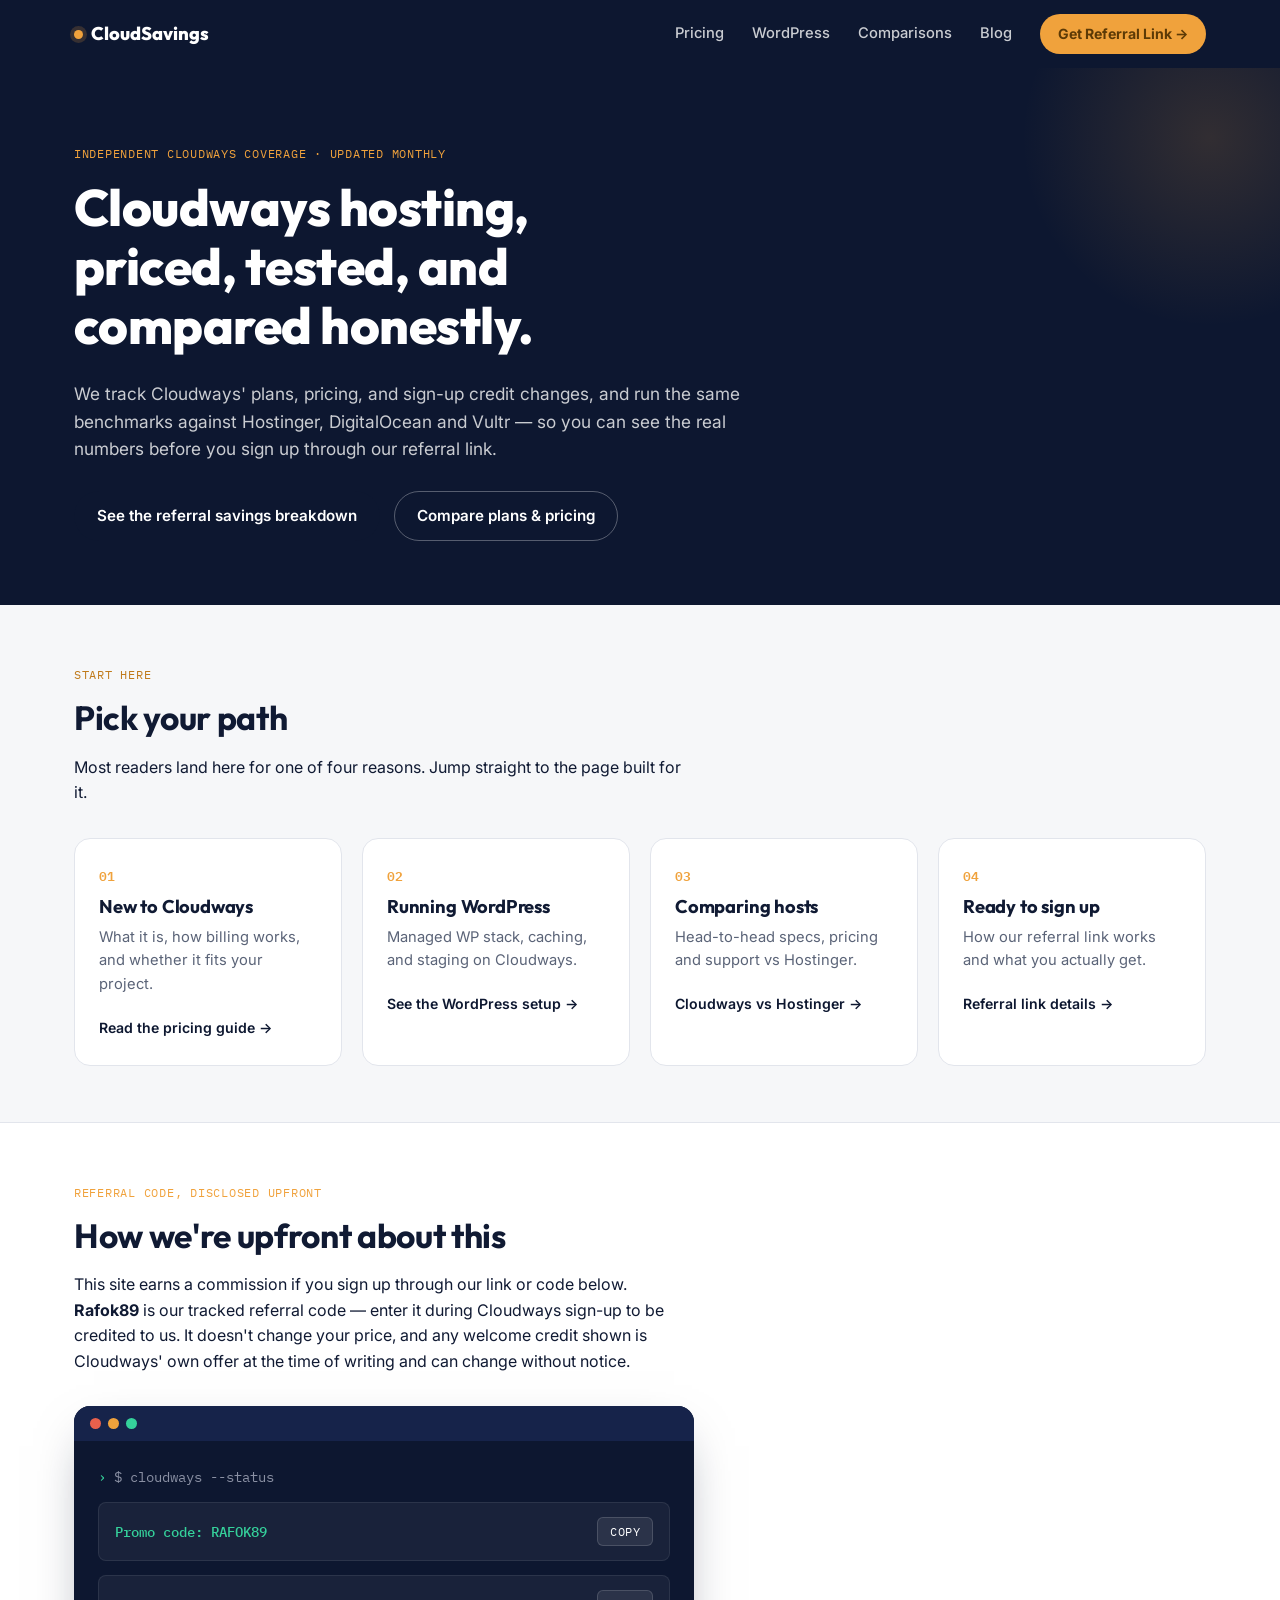
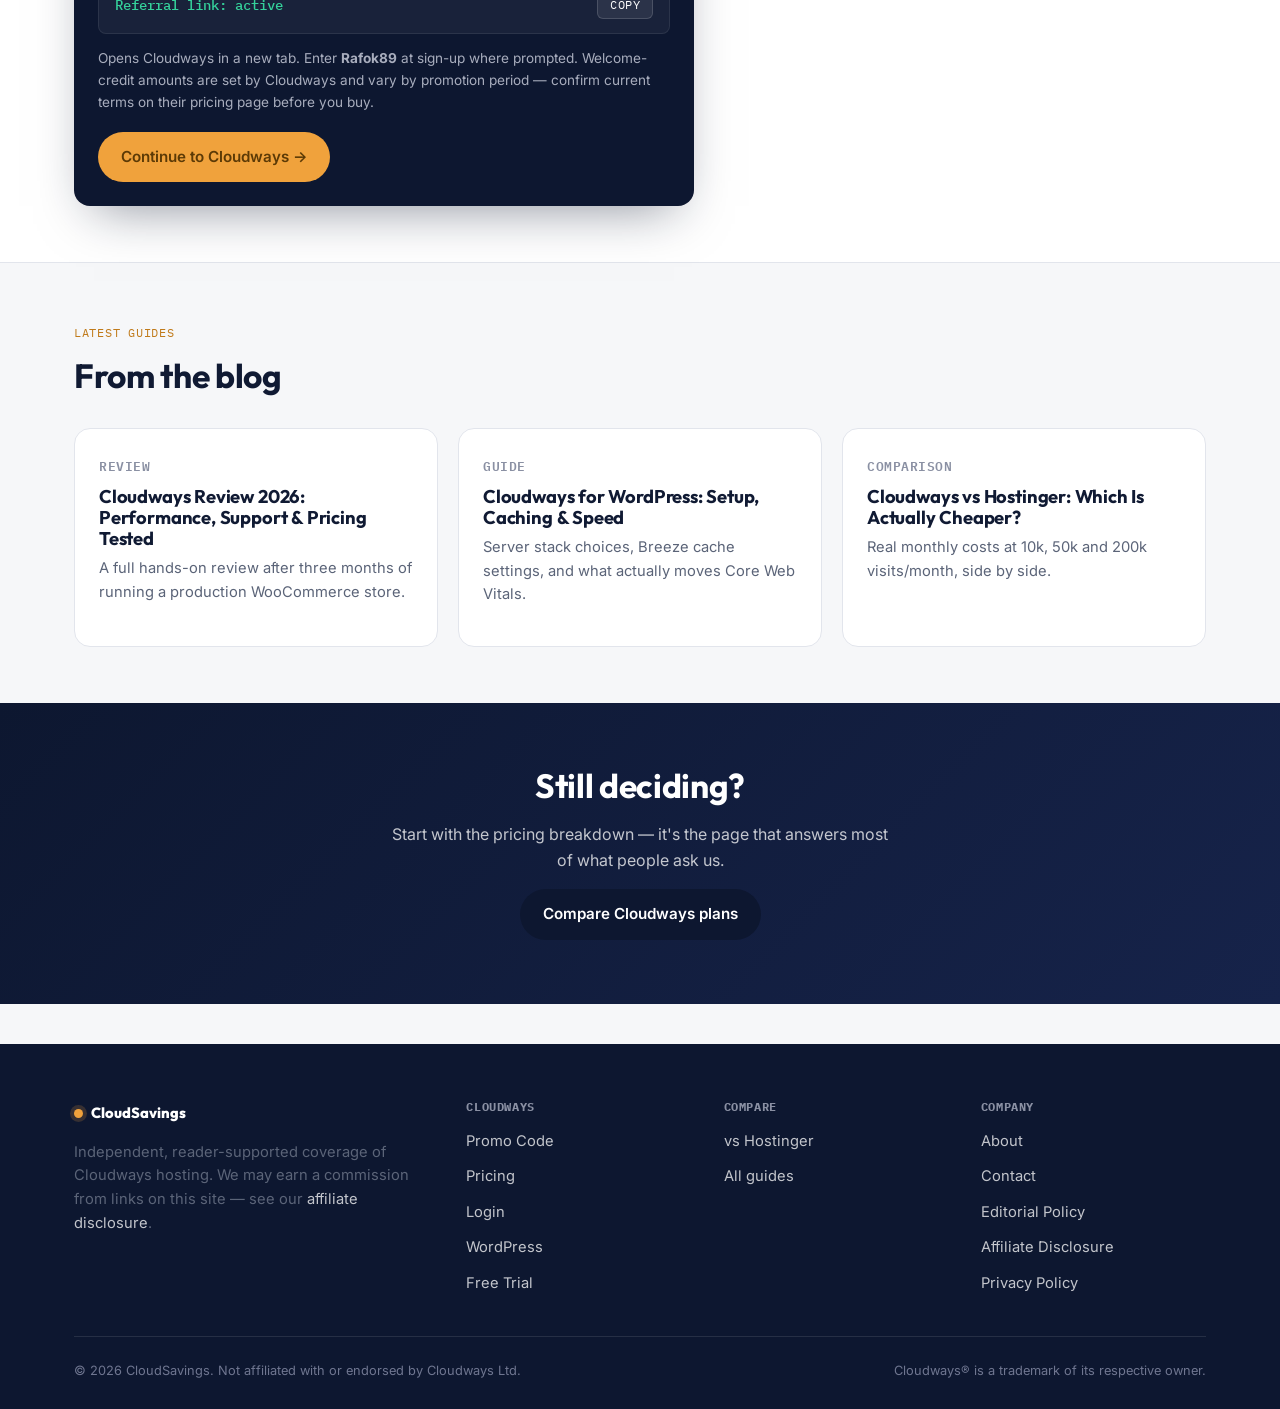
<file: index.html>
<!DOCTYPE html>
<html lang="en"> 
<head>
<meta charset="UTF-8">
<meta name="viewport" content="width=device-width, initial-scale=1.0">
<meta name="google-site-verification" content="FEpn2wCnyc4aukhPVUzbwgWCq9rhpfEIRD--1cXSdJs" />
  <script type="text/javascript">
    (function(c,l,a,r,i,t,y){
        c[a]=c[a]||function(){(c[a].q=c[a].q||[]).push(arguments)};
        t=l.createElement(r);t.async=1;t.src="https://www.clarity.ms/tag/"+i;
        y=l.getElementsByTagName(r)[0];y.parentNode.insertBefore(t,y);
    })(window, document, "clarity", "script", "xylxpq16rw");
</script>
<title>Cloudways Promo Code & Referral Savings (2026 Guide) | CloudSavings</title>
<meta name="description" content="Cloudways Promo Code Rafok89">
<link rel="canonical" href="https://www.cloudwys.musetrend.com/">
<link rel="alternate" hreflang="en-us" href="https://www.cloudwys.musetrend.com/">
<link rel="alternate" hreflang="en-gb" href="https://www.cloudwys.musetrend.com/">
<link rel="alternate" hreflang="en-ca" href="https://www.cloudwys.musetrend.com/">
<link rel="alternate" hreflang="en-au" href="https://www.cloudwys.musetrend.com/">
<link rel="alternate" hreflang="en-ie" href="https://www.cloudwys.musetrend.com/">
<link rel="alternate" hreflang="en-za" href="https://www.cloudwys.musetrend.com/">
<link rel="alternate" hreflang="x-default" href="https://www.cloudwys.musetrend.com/">
<meta property="og:type" content="website">
<meta property="og:title" content="Cloudways Promo Code & Referral Savings (2026 Guide)">
<meta property="og:description" content="Independent guides on Cloudways pricing, hosting, and referral savings.">
<meta property="og:url" content="https://www.cloudwys.musetrend.com/">
<meta name="twitter:card" content="summary_large_image">
<link rel="icon" href="/assets/img/favicon.svg" type="image/svg+xml">
<link rel="manifest" href="/manifest.json">
<link rel="stylesheet" href="/assets/css/style.css">
<link rel="preconnect" href="https://fonts.googleapis.com">
<link rel="preconnect" href="https://fonts.gstatic.com" crossorigin>
<link rel="preload" as="style" href="https://fonts.googleapis.com/css2?family=Outfit:wght@600;700;800&family=Inter:wght@400;500;600;700&family=IBM+Plex+Mono:wght@400;600&display=swap" onload="this.onload=null;this.rel='stylesheet'">
<noscript><link rel="stylesheet" href="https://fonts.googleapis.com/css2?family=Outfit:wght@600;700;800&family=Inter:wght@400;500;600;700&family=IBM+Plex+Mono:wght@400;600&display=swap"></noscript>
<script type="application/ld+json">
{
  "@context": "https://schema.org",
  "@type": "Organization",
  "name": "CloudSavings",
  "url": "https://www.cloudwys.musetrend.com/",
  "logo": "https://www.cloudwys.musetrend.com/assets/img/logo.png",
  "areaServed": ["US", "CA", "GB", "AU", "IE", "ZA", "Europe"],
  "sameAs": []
}
</script>
<script type="application/ld+json">
{
  "@context": "https://schema.org",
  "@type": "WebSite",
  "url": "https://www.cloudwys.musetrend.com/",
  "name": "CloudSavings",
  "potentialAction": {
    "@type": "SearchAction",
    "target": "https://www.cloudwys.musetrend.com/search/?q={search_term_string}",
    "query-input": "required name=search_term_string"
  }
}
</script>
</head>
<body>
<a class="skip-link" href="#main">Skip to content</a>

<header class="site-header">
  <div class="container">
    <a class="logo" href="/"><span class="dot"></span>CloudSavings</a>
    <nav class="primary-nav" aria-label="Primary">
      <a href="/cloudways/pricing/">Pricing</a>
      <a href="/cloudways/wordpress/">WordPress</a>
      <a href="/cloudways/vs-hostinger/">Comparisons</a>
      <a href="/blog/">Blog</a>
      <a class="nav-cta" href="https://www.cloudways.com/en/?id=2192727" rel="sponsored noopener" target="_blank">Get Referral Link →</a>
    </nav>
    <button class="nav-toggle" aria-expanded="false" aria-controls="mobile-menu">Menu</button>
  </div>
  <nav class="mobile-nav" id="mobile-menu" aria-label="Mobile">
    <a href="/cloudways/promo-code/">Promo Code</a>
    <a href="/cloudways/pricing/">Pricing</a>
    <a href="/cloudways/wordpress/">WordPress</a>
    <a href="/cloudways/vs-hostinger/">Vs Hostinger</a>
    <a href="/cloudways/free-trial/">Free Trial</a>
    <a href="/blog/">Blog</a>
    <a href="/about/">About</a>
  </nav>
</header>

<main id="main">

  <section class="hero">
    <div class="container">
      <span class="eyebrow">Independent Cloudways coverage · updated monthly</span>
      <h1>Cloudways hosting, priced, tested, and compared honestly.</h1>
      <p class="lede">We track Cloudways' plans, pricing, and sign-up credit changes, and run the same benchmarks against Hostinger, DigitalOcean and Vultr — so you can see the real numbers before you sign up through our referral link.</p>
      <div class="hero-actions">
        <a class="btn btn-primary" href="/cloudways/promo-code/">See the referral savings breakdown</a>
        <a class="btn btn-ghost" href="/cloudways/pricing/">Compare plans & pricing</a>
      </div>
    </div>
  </section>

  <section>
    <div class="container">
      <div class="section-head">
        <span class="eyebrow">Start here</span>
        <h2>Pick your path</h2>
        <p>Most readers land here for one of four reasons. Jump straight to the page built for it.</p>
      </div>
      <div class="grid grid-4">
        <div class="card">
          <span class="num">01</span>
          <h3>New to Cloudways</h3>
          <p class="small">What it is, how billing works, and whether it fits your project.</p>
          <a href="/cloudways/pricing/">Read the pricing guide →</a>
        </div>
        <div class="card">
          <span class="num">02</span>
          <h3>Running WordPress</h3>
          <p class="small">Managed WP stack, caching, and staging on Cloudways.</p>
          <a href="/cloudways/wordpress/">See the WordPress setup →</a>
        </div>
        <div class="card">
          <span class="num">03</span>
          <h3>Comparing hosts</h3>
          <p class="small">Head-to-head specs, pricing and support vs Hostinger.</p>
          <a href="/cloudways/vs-hostinger/">Cloudways vs Hostinger →</a>
        </div>
        <div class="card">
          <span class="num">04</span>
          <h3>Ready to sign up</h3>
          <p class="small">How our referral link works and what you actually get.</p>
          <a href="/cloudways/promo-code/">Referral link details →</a>
        </div>
      </div>
    </div>
  </section>

  <section class="alt">
    <div class="container">
      <div class="section-head">
        <span class="eyebrow">Referral code, disclosed upfront</span>
        <h2>How we're upfront about this</h2>
        <p>This site earns a commission if you sign up through our link or code below. <strong>Rafok89</strong> is our tracked referral code — enter it during Cloudways sign-up to be credited to us. It doesn't change your price, and any welcome credit shown is Cloudways' own offer at the time of writing and can change without notice.</p>
      </div>
      <div class="console">
        <div class="console-bar"><span></span><span></span><span></span></div>
        <div class="console-body">
          <span class="console-line">$ cloudways --status</span>
          <div class="console-code">
            <strong>Promo code: RAFOK89</strong>
            <button class="copy-btn" data-copy="Rafok89">COPY</button>
          </div>
          <div class="console-code">
            <strong>Referral link: active</strong>
            <button class="copy-btn" data-copy="https://www.cloudways.com/en/?id=2192727">COPY</button>
          </div>
          <p class="console-note">Opens Cloudways in a new tab. Enter <strong>Rafok89</strong> at sign-up where prompted. Welcome-credit amounts are set by Cloudways and vary by promotion period — confirm current terms on their pricing page before you buy.</p>
          <a class="btn btn-amber" href="https://www.cloudways.com/en/?id=2192727" rel="sponsored noopener" target="_blank">Continue to Cloudways →</a>
        </div>
      </div>
    </div>
  </section>

  <section>
    <div class="container">
      <div class="section-head">
        <span class="eyebrow">Latest guides</span>
        <h2>From the blog</h2>
      </div>
      <div class="grid grid-3">
        <div class="card">
          <span class="num mono">Review</span>
          <h3><a href="/blog/cloudways-review/">Cloudways Review 2026: Performance, Support & Pricing Tested</a></h3>
          <p class="small">A full hands-on review after three months of running a production WooCommerce store.</p>
        </div>
        <div class="card">
          <span class="num mono">Guide</span>
          <h3><a href="/cloudways/wordpress/">Cloudways for WordPress: Setup, Caching & Speed</a></h3>
          <p class="small">Server stack choices, Breeze cache settings, and what actually moves Core Web Vitals.</p>
        </div>
        <div class="card">
          <span class="num mono">Comparison</span>
          <h3><a href="/cloudways/vs-hostinger/">Cloudways vs Hostinger: Which Is Actually Cheaper?</a></h3>
          <p class="small">Real monthly costs at 10k, 50k and 200k visits/month, side by side.</p>
        </div>
      </div>
    </div>
  </section>

  <section class="cta-band">
    <div class="container">
      <h2>Still deciding?</h2>
      <p>Start with the pricing breakdown — it's the page that answers most of what people ask us.</p>
      <a class="btn btn-primary" href="/cloudways/pricing/">Compare Cloudways plans</a>
    </div>
  </section>

</main>

<footer class="site-footer">
  <div class="container">
    <div class="footer-grid">
      <div>
        <a class="logo" href="/"><span class="dot"></span>CloudSavings</a>
        <p class="small" style="margin-top:12px; max-width:38ch;">Independent, reader-supported coverage of Cloudways hosting. We may earn a commission from links on this site — see our <a href="/affiliate-disclosure/">affiliate disclosure</a>.</p>
      </div>
      <div>
        <h4>Cloudways</h4>
        <ul>
          <li><a href="/cloudways/promo-code/">Promo Code</a></li>
          <li><a href="/cloudways/pricing/">Pricing</a></li>
          <li><a href="/cloudways/login/">Login</a></li>
          <li><a href="/cloudways/wordpress/">WordPress</a></li>
          <li><a href="/cloudways/free-trial/">Free Trial</a></li>
        </ul>
      </div>
      <div>
        <h4>Compare</h4>
        <ul>
          <li><a href="/cloudways/vs-hostinger/">vs Hostinger</a></li>
          <li><a href="/blog/">All guides</a></li>
        </ul>
      </div>
      <div>
        <h4>Company</h4>
        <ul>
          <li><a href="/about/">About</a></li>
          <li><a href="/contact/">Contact</a></li>
          <li><a href="/editorial-policy/">Editorial Policy</a></li>
          <li><a href="/affiliate-disclosure/">Affiliate Disclosure</a></li>
          <li><a href="/privacy-policy/">Privacy Policy</a></li>
        </ul>
      </div>
    </div>
    <div class="footer-bottom">
      <span>&copy; 2026 CloudSavings. Not affiliated with or endorsed by Cloudways Ltd.</span>
      <span>Cloudways® is a trademark of its respective owner.</span>
    </div>
  </div>
</footer>

<script src="/assets/js/main.js"></script>
</body>
</html>
</file>
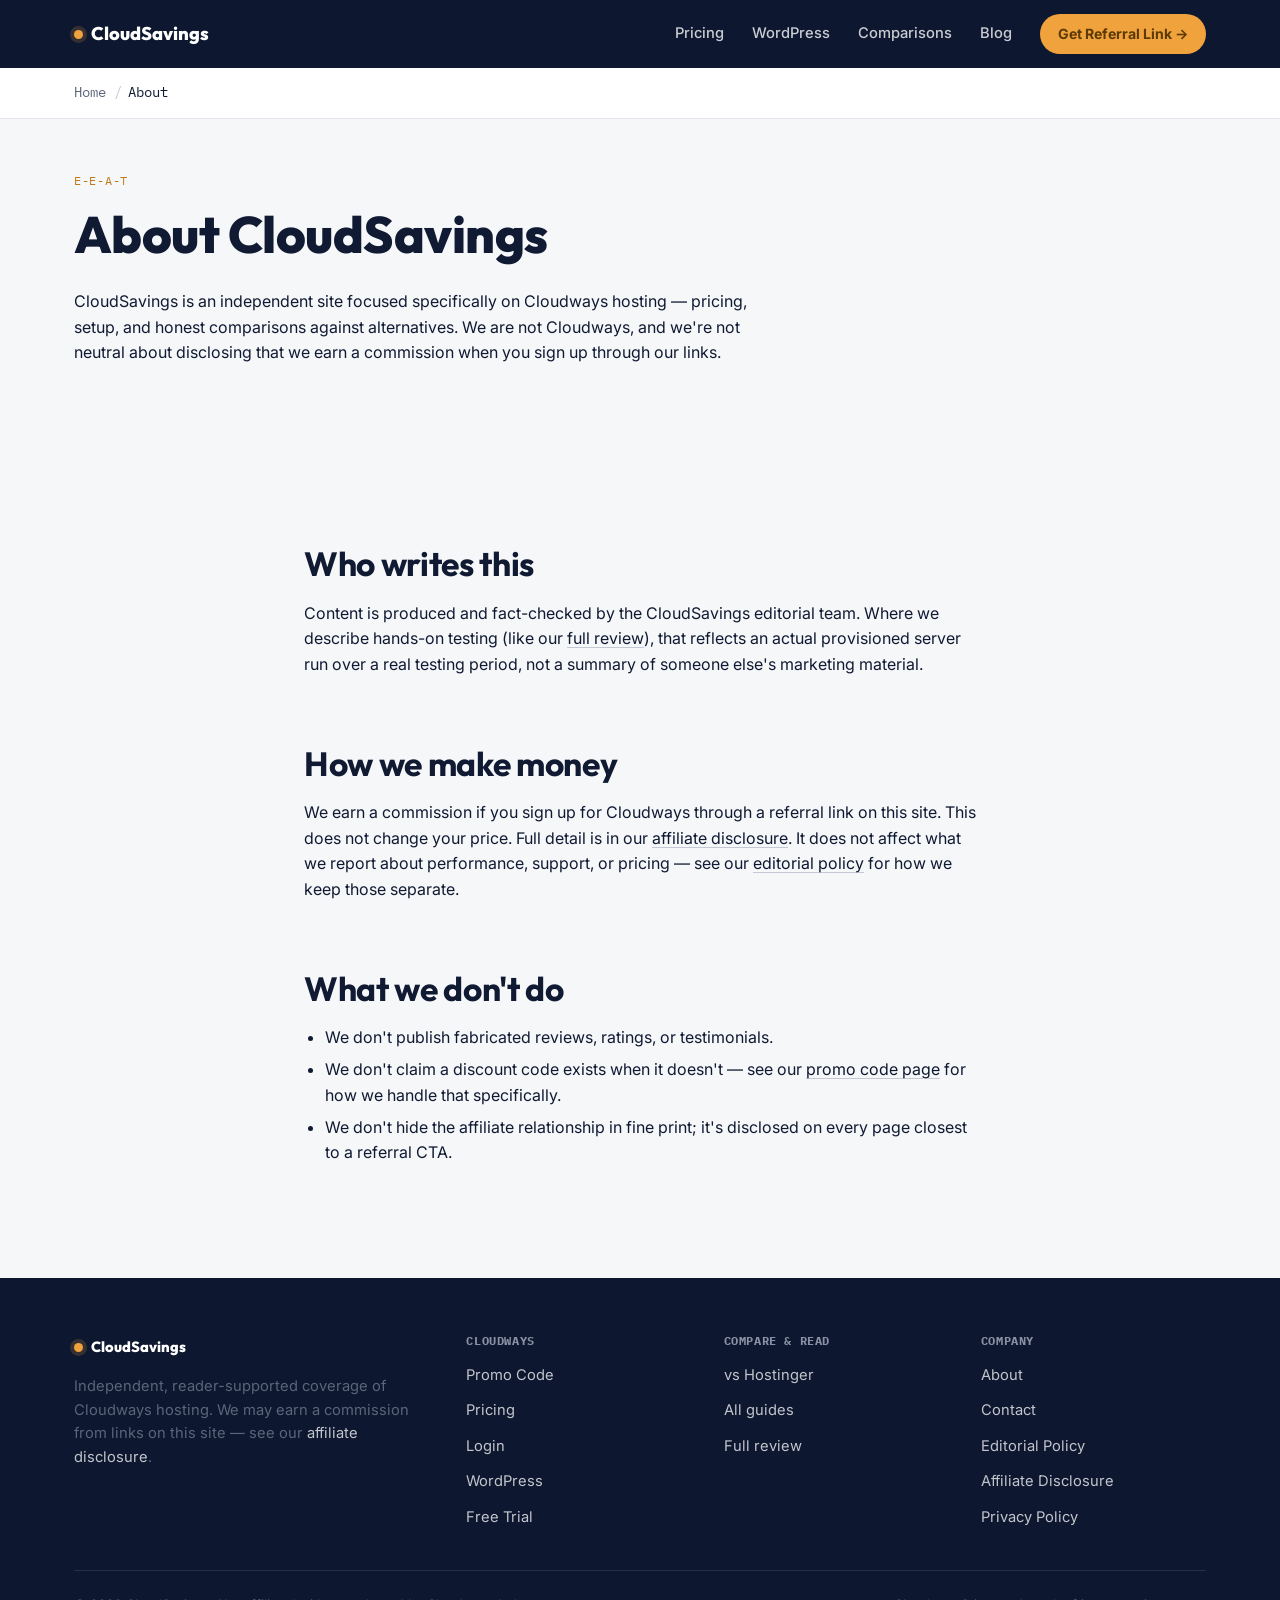
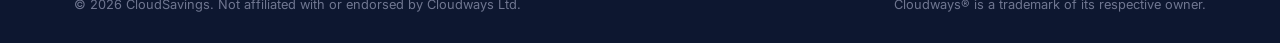
<file: about/index.html>
<!DOCTYPE html>
<html lang="en">
<head>
<meta charset="UTF-8">
<meta name="viewport" content="width=device-width, initial-scale=1.0">
<meta name="google-site-verification" content="FEpn2wCnyc4aukhPVUzbwgWCq9rhpfEIRD--1cXSdJs" />
<title>About CloudSavings | Who Writes This & Our Methodology</title>
<meta name="description" content="CloudSavings is an independent, reader-supported site covering Cloudways hosting. Here's who writes it, how we test, and how we handle affiliate relationships.">
<link rel="canonical" href="https://www.cloudwys.musetrend.com/about/">
<link rel="alternate" hreflang="en-us" href="https://www.cloudwys.musetrend.com/about/">
<link rel="alternate" hreflang="en-gb" href="https://www.cloudwys.musetrend.com/about/">
<link rel="alternate" hreflang="en-ca" href="https://www.cloudwys.musetrend.com/about/">
<link rel="alternate" hreflang="en-au" href="https://www.cloudwys.musetrend.com/about/">
<link rel="alternate" hreflang="en-ie" href="https://www.cloudwys.musetrend.com/about/">
<link rel="alternate" hreflang="en-za" href="https://www.cloudwys.musetrend.com/about/">
<link rel="alternate" hreflang="x-default" href="https://www.cloudwys.musetrend.com/about/">
<meta property="og:type" content="website">
<meta property="og:title" content="About CloudSavings | Who Writes This & Our Methodology">
<meta property="og:description" content="CloudSavings is an independent, reader-supported site covering Cloudways hosting. Here's who writes it, how we test, and how we handle affiliate relationships.">
<meta property="og:url" content="https://www.cloudwys.musetrend.com/about/">
<meta name="twitter:card" content="summary_large_image">
<link rel="icon" href="/assets/img/favicon.svg" type="image/svg+xml">
<link rel="manifest" href="/manifest.json">
<link rel="stylesheet" href="/assets/css/style.css">
<link rel="preconnect" href="https://fonts.googleapis.com">
<link rel="preconnect" href="https://fonts.gstatic.com" crossorigin>
<link rel="preload" as="style" href="https://fonts.googleapis.com/css2?family=Outfit:wght@600;700;800&family=Inter:wght@400;500;600;700&family=IBM+Plex+Mono:wght@400;600&display=swap" onload="this.onload=null;this.rel='stylesheet'">
<noscript><link rel="stylesheet" href="https://fonts.googleapis.com/css2?family=Outfit:wght@600;700;800&family=Inter:wght@400;500;600;700&family=IBM+Plex+Mono:wght@400;600&display=swap"></noscript>
</head>
<body>
<a class="skip-link" href="#main">Skip to content</a>

<header class="site-header">
  <div class="container">
    <a class="logo" href="/"><span class="dot"></span>CloudSavings</a>
    <nav class="primary-nav" aria-label="Primary">
      <a href="/cloudways/pricing/">Pricing</a>
      <a href="/cloudways/wordpress/">WordPress</a>
      <a href="/cloudways/vs-hostinger/">Comparisons</a>
      <a href="/blog/">Blog</a>
      <a class="nav-cta" href="https://www.cloudways.com/en/?id=2192727" rel="sponsored noopener" target="_blank">Get Referral Link &rarr;</a>
    </nav>
    <button class="nav-toggle" aria-expanded="false" aria-controls="mobile-menu">Menu</button>
  </div>
  <nav class="mobile-nav" id="mobile-menu" aria-label="Mobile">
    <a href="/cloudways/promo-code/">Promo Code</a>
    <a href="/cloudways/pricing/">Pricing</a>
    <a href="/cloudways/wordpress/">WordPress</a>
    <a href="/cloudways/vs-hostinger/">Vs Hostinger</a>
    <a href="/cloudways/free-trial/">Free Trial</a>
    <a href="/blog/">Blog</a>
    <a href="/about/">About</a>
  </nav>
</header>
<nav class="breadcrumbs" aria-label="Breadcrumb">
  <div class="container">
    <ol>
        <li><a href="/">Home</a></li>
        <li aria-current="page">About</li>
    </ol>
  </div>
</nav>
<script type="application/ld+json">
{
  "@context": "https://schema.org",
  "@type": "BreadcrumbList",
  "itemListElement": [
    {
      "@type": "ListItem",
      "position": 1,
      "name": "Home",
      "item": "https://www.cloudwys.musetrend.com/"
    },
    {
      "@type": "ListItem",
      "position": 2,
      "name": "About"
    }
  ]
}
</script>

<main id="main">
  <section class="page-hero">
    <div class="container">
      <span class="eyebrow">E-E-A-T</span>
      <h1>About CloudSavings</h1>
      <p class="lede">CloudSavings is an independent site focused specifically on Cloudways hosting &mdash; pricing, setup, and honest comparisons against alternatives. We are not Cloudways, and we're not neutral about disclosing that we earn a commission when you sign up through our links.</p>
    </div>
  </section>

  <section>
    <div class="container prose">
      <h2>Who writes this</h2>
      <p>Content is produced and fact-checked by the CloudSavings editorial team. Where we describe hands-on testing (like our <a href="/blog/cloudways-review/">full review</a>), that reflects an actual provisioned server run over a real testing period, not a summary of someone else's marketing material.</p>
      <h2>How we make money</h2>
      <p>We earn a commission if you sign up for Cloudways through a referral link on this site. This does not change your price. Full detail is in our <a href="/affiliate-disclosure/">affiliate disclosure</a>. It does not affect what we report about performance, support, or pricing &mdash; see our <a href="/editorial-policy/">editorial policy</a> for how we keep those separate.</p>
      <h2>What we don't do</h2>
      <ul>
        <li>We don't publish fabricated reviews, ratings, or testimonials.</li>
        <li>We don't claim a discount code exists when it doesn't &mdash; see our <a href="/cloudways/promo-code/">promo code page</a> for how we handle that specifically.</li>
        <li>We don't hide the affiliate relationship in fine print; it's disclosed on every page closest to a referral CTA.</li>
      </ul>
    </div>
  </section>
</main>
<footer class="site-footer">
  <div class="container">
    <div class="footer-grid">
      <div>
        <a class="logo" href="/"><span class="dot"></span>CloudSavings</a>
        <p class="small" style="margin-top:12px; max-width:38ch;">Independent, reader-supported coverage of Cloudways hosting. We may earn a commission from links on this site &mdash; see our <a href="/affiliate-disclosure/">affiliate disclosure</a>.</p>
      </div>
      <div>
        <h4>Cloudways</h4>
        <ul>
          <li><a href="/cloudways/promo-code/">Promo Code</a></li>
          <li><a href="/cloudways/pricing/">Pricing</a></li>
          <li><a href="/cloudways/login/">Login</a></li>
          <li><a href="/cloudways/wordpress/">WordPress</a></li>
          <li><a href="/cloudways/free-trial/">Free Trial</a></li>
        </ul>
      </div>
      <div>
        <h4>Compare &amp; Read</h4>
        <ul>
          <li><a href="/cloudways/vs-hostinger/">vs Hostinger</a></li>
          <li><a href="/blog/">All guides</a></li>
          <li><a href="/blog/cloudways-review/">Full review</a></li>
        </ul>
      </div>
      <div>
        <h4>Company</h4>
        <ul>
          <li><a href="/about/">About</a></li>
          <li><a href="/contact/">Contact</a></li>
          <li><a href="/editorial-policy/">Editorial Policy</a></li>
          <li><a href="/affiliate-disclosure/">Affiliate Disclosure</a></li>
          <li><a href="/privacy-policy/">Privacy Policy</a></li>
        </ul>
      </div>
    </div>
    <div class="footer-bottom">
      <span>&copy; 2026 CloudSavings. Not affiliated with or endorsed by Cloudways Ltd.</span>
      <span>Cloudways&reg; is a trademark of its respective owner.</span>
    </div>
  </div>
</footer>

<script src="/assets/js/main.js"></script>
</body>
</html>
</file>
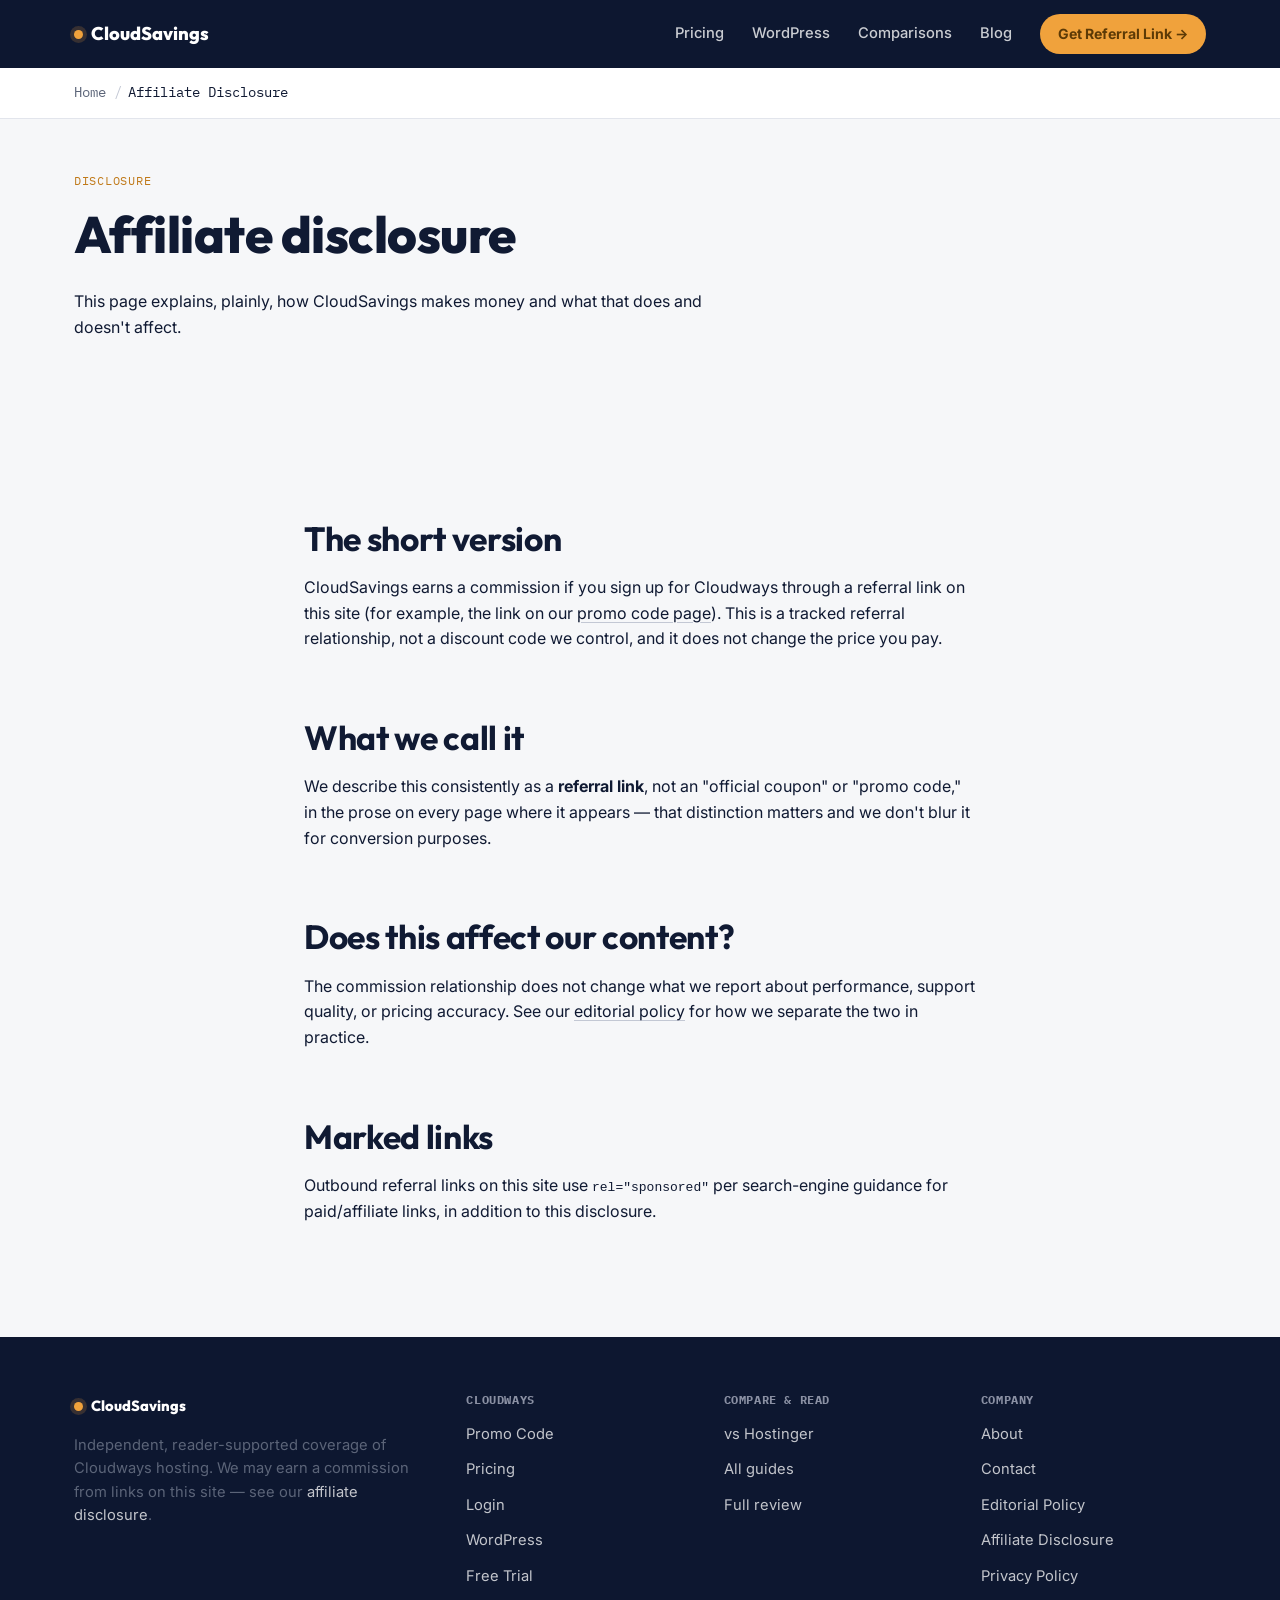
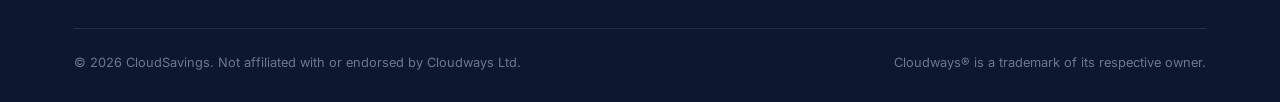
<file: affiliate-disclosure/index.html>
<!DOCTYPE html>
<html lang="en">
<head>
<meta charset="UTF-8">
<meta name="viewport" content="width=device-width, initial-scale=1.0">
<meta name="google-site-verification" content="FEpn2wCnyc4aukhPVUzbwgWCq9rhpfEIRD--1cXSdJs" />
<title>Affiliate Disclosure | CloudSavings</title>
<meta name="description" content="How CloudSavings makes money: our Cloudways referral link, what it means for pricing, and our disclosure practices per FTC guidance.">
<link rel="canonical" href="https://www.cloudwys.musetrend.com/affiliate-disclosure/">
<link rel="alternate" hreflang="en-us" href="https://www.cloudwys.musetrend.com/affiliate-disclosure/">
<link rel="alternate" hreflang="en-gb" href="https://www.cloudwys.musetrend.com/affiliate-disclosure/">
<link rel="alternate" hreflang="en-ca" href="https://www.cloudwys.musetrend.com/affiliate-disclosure/">
<link rel="alternate" hreflang="en-au" href="https://www.cloudwys.musetrend.com/affiliate-disclosure/">
<link rel="alternate" hreflang="en-ie" href="https://www.cloudwys.musetrend.com/affiliate-disclosure/">
<link rel="alternate" hreflang="en-za" href="https://www.cloudwys.musetrend.com/affiliate-disclosure/">
<link rel="alternate" hreflang="x-default" href="https://www.cloudwys.musetrend.com/affiliate-disclosure/">
<meta property="og:type" content="website">
<meta property="og:title" content="Affiliate Disclosure | CloudSavings">
<meta property="og:description" content="How CloudSavings makes money: our Cloudways referral link, what it means for pricing, and our disclosure practices per FTC guidance.">
<meta property="og:url" content="https://www.cloudwys.musetrend.com/affiliate-disclosure/">
<meta name="twitter:card" content="summary_large_image">
<link rel="icon" href="/assets/img/favicon.svg" type="image/svg+xml">
<link rel="manifest" href="/manifest.json">
<link rel="stylesheet" href="/assets/css/style.css">
<link rel="preconnect" href="https://fonts.googleapis.com">
<link rel="preconnect" href="https://fonts.gstatic.com" crossorigin>
<link rel="preload" as="style" href="https://fonts.googleapis.com/css2?family=Outfit:wght@600;700;800&family=Inter:wght@400;500;600;700&family=IBM+Plex+Mono:wght@400;600&display=swap" onload="this.onload=null;this.rel='stylesheet'">
<noscript><link rel="stylesheet" href="https://fonts.googleapis.com/css2?family=Outfit:wght@600;700;800&family=Inter:wght@400;500;600;700&family=IBM+Plex+Mono:wght@400;600&display=swap"></noscript>
</head>
<body>
<a class="skip-link" href="#main">Skip to content</a>

<header class="site-header">
  <div class="container">
    <a class="logo" href="/"><span class="dot"></span>CloudSavings</a>
    <nav class="primary-nav" aria-label="Primary">
      <a href="/cloudways/pricing/">Pricing</a>
      <a href="/cloudways/wordpress/">WordPress</a>
      <a href="/cloudways/vs-hostinger/">Comparisons</a>
      <a href="/blog/">Blog</a>
      <a class="nav-cta" href="https://www.cloudways.com/en/?id=2192727" rel="sponsored noopener" target="_blank">Get Referral Link &rarr;</a>
    </nav>
    <button class="nav-toggle" aria-expanded="false" aria-controls="mobile-menu">Menu</button>
  </div>
  <nav class="mobile-nav" id="mobile-menu" aria-label="Mobile">
    <a href="/cloudways/promo-code/">Promo Code</a>
    <a href="/cloudways/pricing/">Pricing</a>
    <a href="/cloudways/wordpress/">WordPress</a>
    <a href="/cloudways/vs-hostinger/">Vs Hostinger</a>
    <a href="/cloudways/free-trial/">Free Trial</a>
    <a href="/blog/">Blog</a>
    <a href="/about/">About</a>
  </nav>
</header>
<nav class="breadcrumbs" aria-label="Breadcrumb">
  <div class="container">
    <ol>
        <li><a href="/">Home</a></li>
        <li aria-current="page">Affiliate Disclosure</li>
    </ol>
  </div>
</nav>
<script type="application/ld+json">
{
  "@context": "https://schema.org",
  "@type": "BreadcrumbList",
  "itemListElement": [
    {
      "@type": "ListItem",
      "position": 1,
      "name": "Home",
      "item": "https://www.cloudwys.musetrend.com/"
    },
    {
      "@type": "ListItem",
      "position": 2,
      "name": "Affiliate Disclosure"
    }
  ]
}
</script>

<main id="main">
  <section class="page-hero">
    <div class="container">
      <span class="eyebrow">Disclosure</span>
      <h1>Affiliate disclosure</h1>
      <p class="lede">This page explains, plainly, how CloudSavings makes money and what that does and doesn't affect.</p>
    </div>
  </section>

  <section>
    <div class="container prose">
      <h2>The short version</h2>
      <p>CloudSavings earns a commission if you sign up for Cloudways through a referral link on this site (for example, the link on our <a href="/cloudways/promo-code/">promo code page</a>). This is a tracked referral relationship, not a discount code we control, and it does not change the price you pay.</p>
      <h2>What we call it</h2>
      <p>We describe this consistently as a <strong>referral link</strong>, not an "official coupon" or "promo code," in the prose on every page where it appears &mdash; that distinction matters and we don't blur it for conversion purposes.</p>
      <h2>Does this affect our content?</h2>
      <p>The commission relationship does not change what we report about performance, support quality, or pricing accuracy. See our <a href="/editorial-policy/">editorial policy</a> for how we separate the two in practice.</p>
      <h2>Marked links</h2>
      <p>Outbound referral links on this site use <code>rel="sponsored"</code> per search-engine guidance for paid/affiliate links, in addition to this disclosure.</p>
    </div>
  </section>
</main>
<footer class="site-footer">
  <div class="container">
    <div class="footer-grid">
      <div>
        <a class="logo" href="/"><span class="dot"></span>CloudSavings</a>
        <p class="small" style="margin-top:12px; max-width:38ch;">Independent, reader-supported coverage of Cloudways hosting. We may earn a commission from links on this site &mdash; see our <a href="/affiliate-disclosure/">affiliate disclosure</a>.</p>
      </div>
      <div>
        <h4>Cloudways</h4>
        <ul>
          <li><a href="/cloudways/promo-code/">Promo Code</a></li>
          <li><a href="/cloudways/pricing/">Pricing</a></li>
          <li><a href="/cloudways/login/">Login</a></li>
          <li><a href="/cloudways/wordpress/">WordPress</a></li>
          <li><a href="/cloudways/free-trial/">Free Trial</a></li>
        </ul>
      </div>
      <div>
        <h4>Compare &amp; Read</h4>
        <ul>
          <li><a href="/cloudways/vs-hostinger/">vs Hostinger</a></li>
          <li><a href="/blog/">All guides</a></li>
          <li><a href="/blog/cloudways-review/">Full review</a></li>
        </ul>
      </div>
      <div>
        <h4>Company</h4>
        <ul>
          <li><a href="/about/">About</a></li>
          <li><a href="/contact/">Contact</a></li>
          <li><a href="/editorial-policy/">Editorial Policy</a></li>
          <li><a href="/affiliate-disclosure/">Affiliate Disclosure</a></li>
          <li><a href="/privacy-policy/">Privacy Policy</a></li>
        </ul>
      </div>
    </div>
    <div class="footer-bottom">
      <span>&copy; 2026 CloudSavings. Not affiliated with or endorsed by Cloudways Ltd.</span>
      <span>Cloudways&reg; is a trademark of its respective owner.</span>
    </div>
  </div>
</footer>

<script src="/assets/js/main.js"></script>
</body>
</html>
</file>
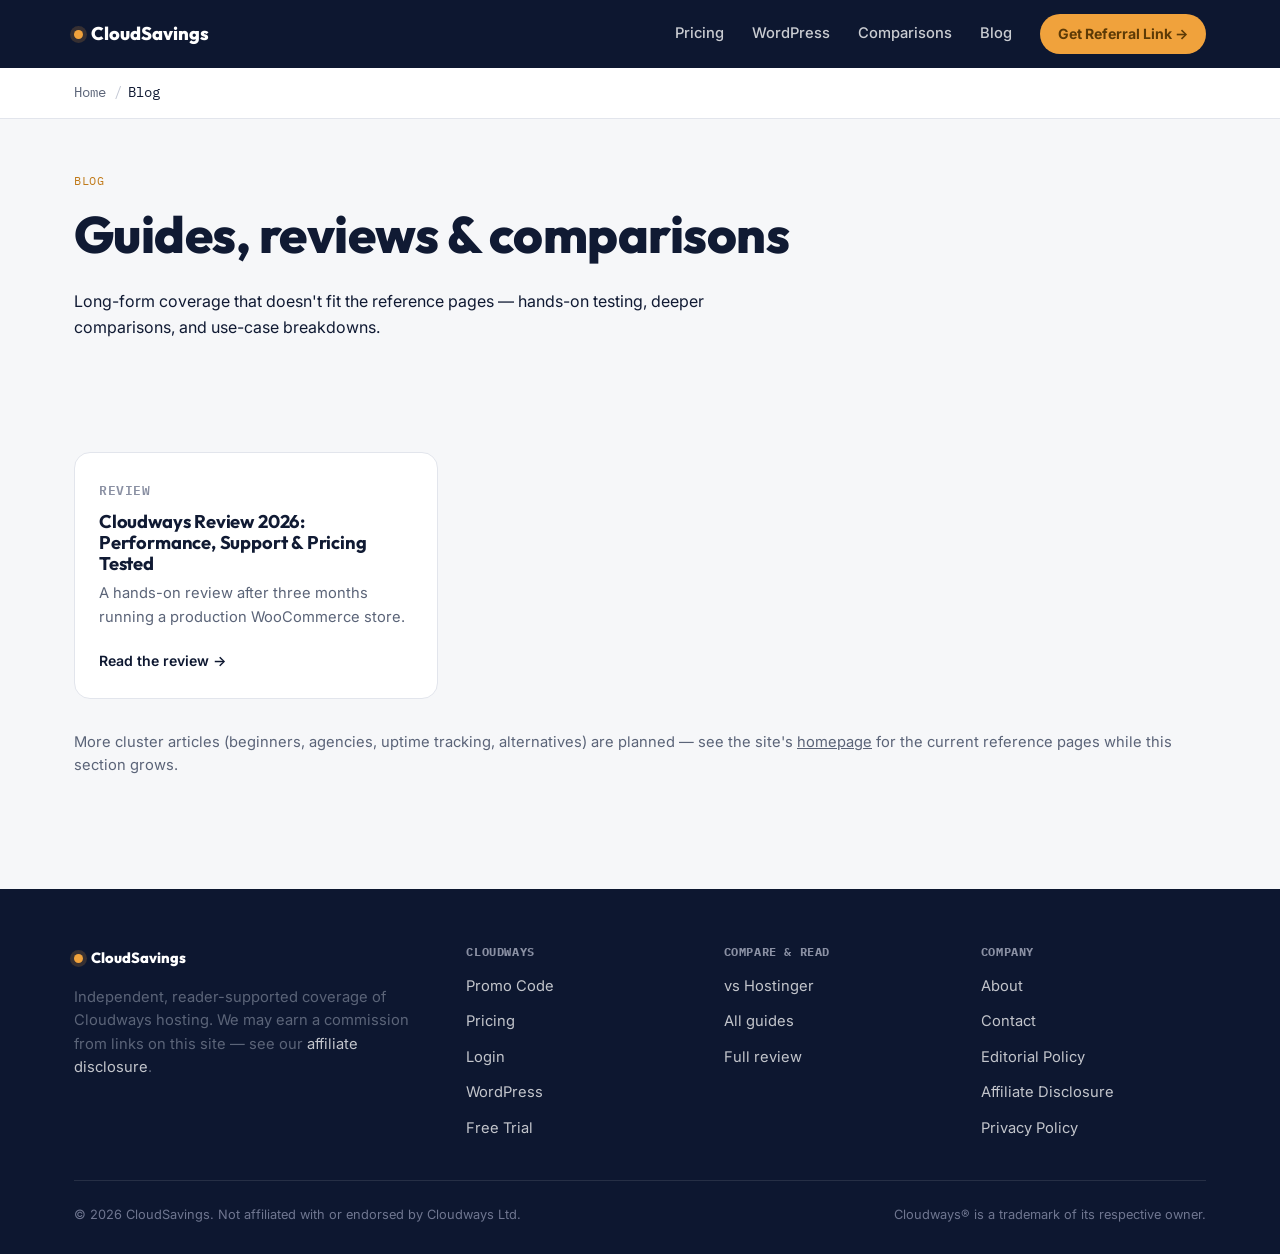
<file: blog/index.html>
<!DOCTYPE html>
<html lang="en">
<head>
<meta charset="UTF-8">
<meta name="viewport" content="width=device-width, initial-scale=1.0">
<meta name="google-site-verification" content="FEpn2wCnyc4aukhPVUzbwgWCq9rhpfEIRD--1cXSdJs" />
<title>Cloudways Blog: Reviews, Guides & Comparisons | CloudSavings</title>
<meta name="description" content="Independent guides, comparisons, and a hands-on review covering Cloudways hosting.">
<link rel="canonical" href="https://www.cloudwys.musetrend.com/blog/">
<link rel="alternate" hreflang="en-us" href="https://www.cloudwys.musetrend.com/blog/">
<link rel="alternate" hreflang="en-gb" href="https://www.cloudwys.musetrend.com/blog/">
<link rel="alternate" hreflang="en-ca" href="https://www.cloudwys.musetrend.com/blog/">
<link rel="alternate" hreflang="en-au" href="https://www.cloudwys.musetrend.com/blog/">
<link rel="alternate" hreflang="en-ie" href="https://www.cloudwys.musetrend.com/blog/">
<link rel="alternate" hreflang="en-za" href="https://www.cloudwys.musetrend.com/blog/">
<link rel="alternate" hreflang="x-default" href="https://www.cloudwys.musetrend.com/blog/">
<meta property="og:type" content="website">
<meta property="og:title" content="Cloudways Blog: Reviews, Guides & Comparisons | CloudSavings">
<meta property="og:description" content="Independent guides, comparisons, and a hands-on review covering Cloudways hosting.">
<meta property="og:url" content="https://www.cloudwys.musetrend.com/blog/">
<meta name="twitter:card" content="summary_large_image">
<link rel="icon" href="/assets/img/favicon.svg" type="image/svg+xml">
<link rel="manifest" href="/manifest.json">
<link rel="stylesheet" href="/assets/css/style.css">
<link rel="preconnect" href="https://fonts.googleapis.com">
<link rel="preconnect" href="https://fonts.gstatic.com" crossorigin>
<link rel="preload" as="style" href="https://fonts.googleapis.com/css2?family=Outfit:wght@600;700;800&family=Inter:wght@400;500;600;700&family=IBM+Plex+Mono:wght@400;600&display=swap" onload="this.onload=null;this.rel='stylesheet'">
<noscript><link rel="stylesheet" href="https://fonts.googleapis.com/css2?family=Outfit:wght@600;700;800&family=Inter:wght@400;500;600;700&family=IBM+Plex+Mono:wght@400;600&display=swap"></noscript>
</head>
<body>
<a class="skip-link" href="#main">Skip to content</a>

<header class="site-header">
  <div class="container">
    <a class="logo" href="/"><span class="dot"></span>CloudSavings</a>
    <nav class="primary-nav" aria-label="Primary">
      <a href="/cloudways/pricing/">Pricing</a>
      <a href="/cloudways/wordpress/">WordPress</a>
      <a href="/cloudways/vs-hostinger/">Comparisons</a>
      <a href="/blog/" aria-current="page">Blog</a>
      <a class="nav-cta" href="https://www.cloudways.com/en/?id=2192727" rel="sponsored noopener" target="_blank">Get Referral Link &rarr;</a>
    </nav>
    <button class="nav-toggle" aria-expanded="false" aria-controls="mobile-menu">Menu</button>
  </div>
  <nav class="mobile-nav" id="mobile-menu" aria-label="Mobile">
    <a href="/cloudways/promo-code/">Promo Code</a>
    <a href="/cloudways/pricing/">Pricing</a>
    <a href="/cloudways/wordpress/">WordPress</a>
    <a href="/cloudways/vs-hostinger/">Vs Hostinger</a>
    <a href="/cloudways/free-trial/">Free Trial</a>
    <a href="/blog/">Blog</a>
    <a href="/about/">About</a>
  </nav>
</header>
<nav class="breadcrumbs" aria-label="Breadcrumb">
  <div class="container">
    <ol>
        <li><a href="/">Home</a></li>
        <li aria-current="page">Blog</li>
    </ol>
  </div>
</nav>
<script type="application/ld+json">
{
  "@context": "https://schema.org",
  "@type": "BreadcrumbList",
  "itemListElement": [
    {
      "@type": "ListItem",
      "position": 1,
      "name": "Home",
      "item": "https://www.cloudwys.musetrend.com/"
    },
    {
      "@type": "ListItem",
      "position": 2,
      "name": "Blog"
    }
  ]
}
</script>

<main id="main">
  <section class="page-hero">
    <div class="container">
      <span class="eyebrow">Blog</span>
      <h1>Guides, reviews &amp; comparisons</h1>
      <p class="lede">Long-form coverage that doesn't fit the reference pages &mdash; hands-on testing, deeper comparisons, and use-case breakdowns.</p>
    </div>
  </section>

  <section>
    <div class="container">
      <div class="grid grid-3">
        <div class="card">
          <span class="num mono">Review</span>
          <h3><a href="/blog/cloudways-review/">Cloudways Review 2026: Performance, Support &amp; Pricing Tested</a></h3>
          <p class="small">A hands-on review after three months running a production WooCommerce store.</p>
          <a href="/blog/cloudways-review/">Read the review &rarr;</a>
        </div>
      </div>
      <p class="small" style="margin-top:32px;">More cluster articles (beginners, agencies, uptime tracking, alternatives) are planned &mdash; see the site's <a href="/">homepage</a> for the current reference pages while this section grows.</p>
    </div>
  </section>
</main>
<footer class="site-footer">
  <div class="container">
    <div class="footer-grid">
      <div>
        <a class="logo" href="/"><span class="dot"></span>CloudSavings</a>
        <p class="small" style="margin-top:12px; max-width:38ch;">Independent, reader-supported coverage of Cloudways hosting. We may earn a commission from links on this site &mdash; see our <a href="/affiliate-disclosure/">affiliate disclosure</a>.</p>
      </div>
      <div>
        <h4>Cloudways</h4>
        <ul>
          <li><a href="/cloudways/promo-code/">Promo Code</a></li>
          <li><a href="/cloudways/pricing/">Pricing</a></li>
          <li><a href="/cloudways/login/">Login</a></li>
          <li><a href="/cloudways/wordpress/">WordPress</a></li>
          <li><a href="/cloudways/free-trial/">Free Trial</a></li>
        </ul>
      </div>
      <div>
        <h4>Compare &amp; Read</h4>
        <ul>
          <li><a href="/cloudways/vs-hostinger/">vs Hostinger</a></li>
          <li><a href="/blog/">All guides</a></li>
          <li><a href="/blog/cloudways-review/">Full review</a></li>
        </ul>
      </div>
      <div>
        <h4>Company</h4>
        <ul>
          <li><a href="/about/">About</a></li>
          <li><a href="/contact/">Contact</a></li>
          <li><a href="/editorial-policy/">Editorial Policy</a></li>
          <li><a href="/affiliate-disclosure/">Affiliate Disclosure</a></li>
          <li><a href="/privacy-policy/">Privacy Policy</a></li>
        </ul>
      </div>
    </div>
    <div class="footer-bottom">
      <span>&copy; 2026 CloudSavings. Not affiliated with or endorsed by Cloudways Ltd.</span>
      <span>Cloudways&reg; is a trademark of its respective owner.</span>
    </div>
  </div>
</footer>

<script src="/assets/js/main.js"></script>
</body>
</html>
</file>
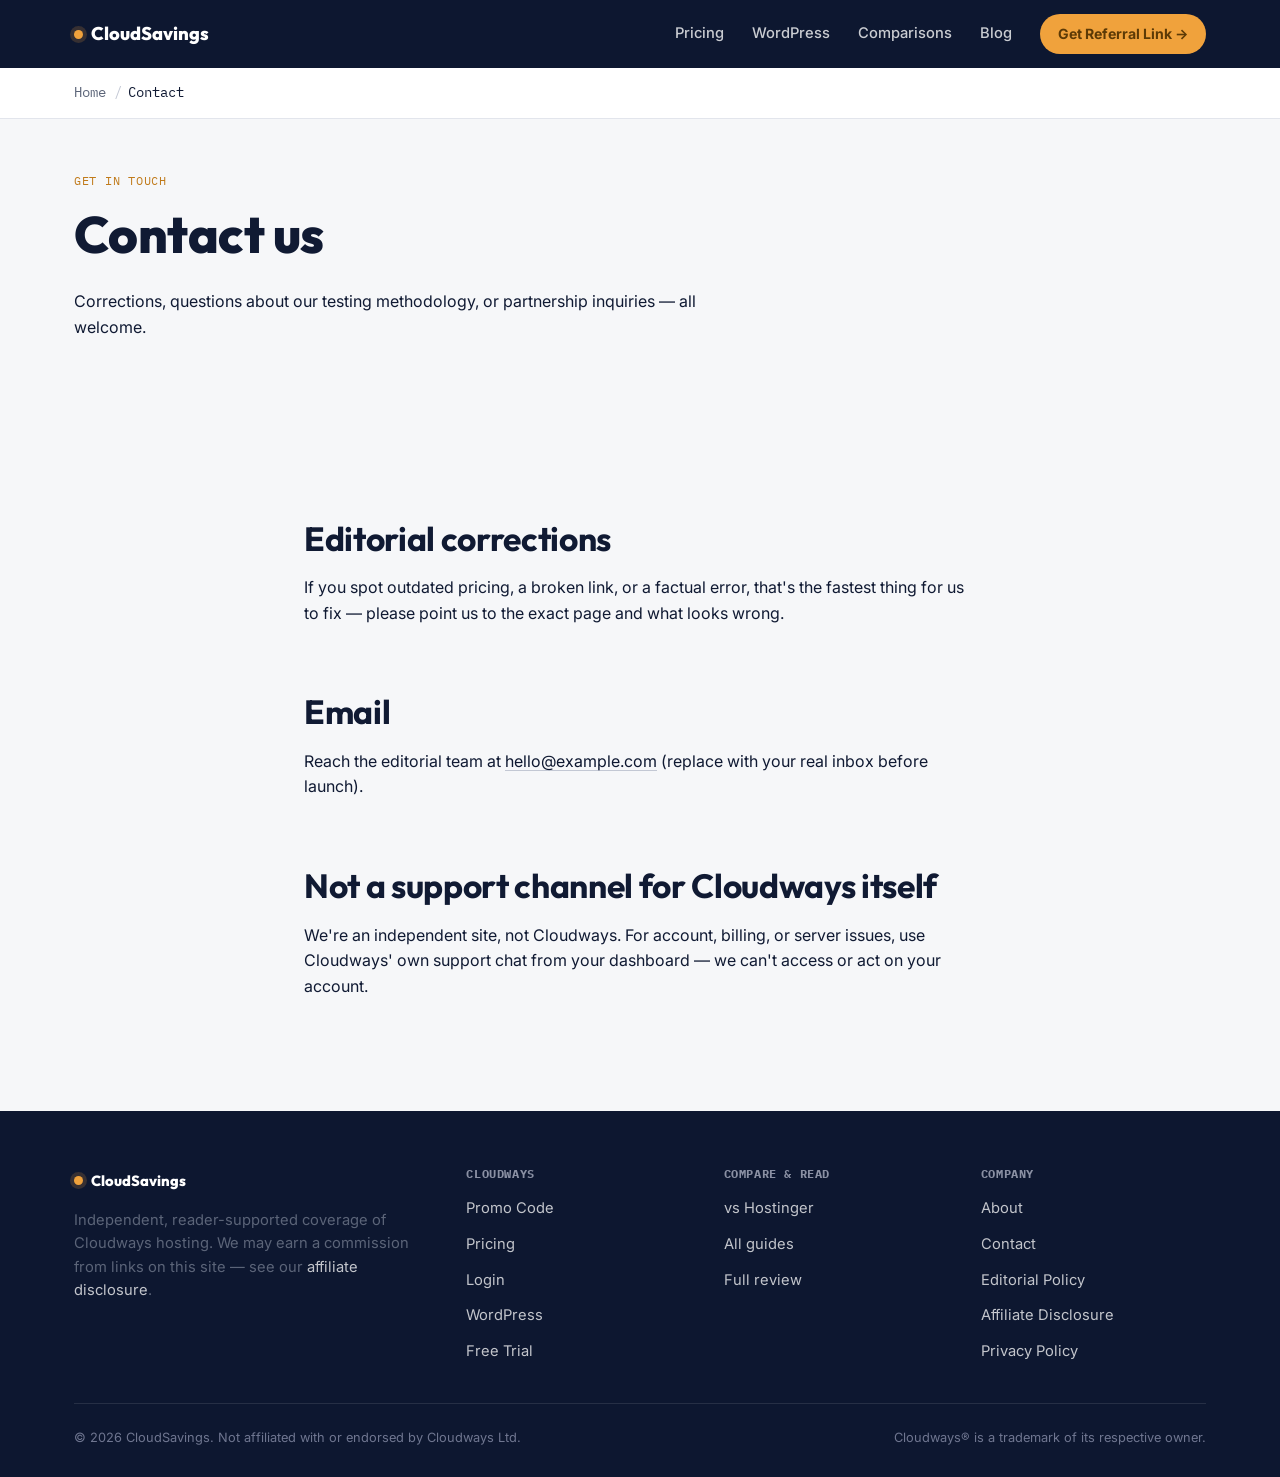
<file: contact/index.html>
<!DOCTYPE html>
<html lang="en">
<head>
<meta charset="UTF-8">
<meta name="viewport" content="width=device-width, initial-scale=1.0">
<meta name="google-site-verification" content="FEpn2wCnyc4aukhPVUzbwgWCq9rhpfEIRD--1cXSdJs" />
<title>Contact CloudSavings | CloudSavings</title>
<meta name="description" content="Get in touch with the CloudSavings editorial team about corrections, partnerships, or questions about our Cloudways coverage.">
<link rel="canonical" href="https://www.cloudwys.musetrend.com/contact/">
<link rel="alternate" hreflang="en-us" href="https://www.cloudwys.musetrend.com/contact/">
<link rel="alternate" hreflang="en-gb" href="https://www.cloudwys.musetrend.com/contact/">
<link rel="alternate" hreflang="en-ca" href="https://www.cloudwys.musetrend.com/contact/">
<link rel="alternate" hreflang="en-au" href="https://www.cloudwys.musetrend.com/contact/">
<link rel="alternate" hreflang="en-ie" href="https://www.cloudwys.musetrend.com/contact/">
<link rel="alternate" hreflang="en-za" href="https://www.cloudwys.musetrend.com/contact/">
<link rel="alternate" hreflang="x-default" href="https://www.cloudwys.musetrend.com/contact/">
<meta property="og:type" content="website">
<meta property="og:title" content="Contact CloudSavings | CloudSavings">
<meta property="og:description" content="Get in touch with the CloudSavings editorial team about corrections, partnerships, or questions about our Cloudways coverage.">
<meta property="og:url" content="https://www.cloudwys.musetrend.com/contact/">
<meta name="twitter:card" content="summary_large_image">
<link rel="icon" href="/assets/img/favicon.svg" type="image/svg+xml">
<link rel="manifest" href="/manifest.json">
<link rel="stylesheet" href="/assets/css/style.css">
<link rel="preconnect" href="https://fonts.googleapis.com">
<link rel="preconnect" href="https://fonts.gstatic.com" crossorigin>
<link rel="preload" as="style" href="https://fonts.googleapis.com/css2?family=Outfit:wght@600;700;800&family=Inter:wght@400;500;600;700&family=IBM+Plex+Mono:wght@400;600&display=swap" onload="this.onload=null;this.rel='stylesheet'">
<noscript><link rel="stylesheet" href="https://fonts.googleapis.com/css2?family=Outfit:wght@600;700;800&family=Inter:wght@400;500;600;700&family=IBM+Plex+Mono:wght@400;600&display=swap"></noscript>
</head>
<body>
<a class="skip-link" href="#main">Skip to content</a>

<header class="site-header">
  <div class="container">
    <a class="logo" href="/"><span class="dot"></span>CloudSavings</a>
    <nav class="primary-nav" aria-label="Primary">
      <a href="/cloudways/pricing/">Pricing</a>
      <a href="/cloudways/wordpress/">WordPress</a>
      <a href="/cloudways/vs-hostinger/">Comparisons</a>
      <a href="/blog/">Blog</a>
      <a class="nav-cta" href="https://www.cloudways.com/en/?id=2192727" rel="sponsored noopener" target="_blank">Get Referral Link &rarr;</a>
    </nav>
    <button class="nav-toggle" aria-expanded="false" aria-controls="mobile-menu">Menu</button>
  </div>
  <nav class="mobile-nav" id="mobile-menu" aria-label="Mobile">
    <a href="/cloudways/promo-code/">Promo Code</a>
    <a href="/cloudways/pricing/">Pricing</a>
    <a href="/cloudways/wordpress/">WordPress</a>
    <a href="/cloudways/vs-hostinger/">Vs Hostinger</a>
    <a href="/cloudways/free-trial/">Free Trial</a>
    <a href="/blog/">Blog</a>
    <a href="/about/">About</a>
  </nav>
</header>
<nav class="breadcrumbs" aria-label="Breadcrumb">
  <div class="container">
    <ol>
        <li><a href="/">Home</a></li>
        <li aria-current="page">Contact</li>
    </ol>
  </div>
</nav>
<script type="application/ld+json">
{
  "@context": "https://schema.org",
  "@type": "BreadcrumbList",
  "itemListElement": [
    {
      "@type": "ListItem",
      "position": 1,
      "name": "Home",
      "item": "https://www.cloudwys.musetrend.com/"
    },
    {
      "@type": "ListItem",
      "position": 2,
      "name": "Contact"
    }
  ]
}
</script>

<main id="main">
  <section class="page-hero">
    <div class="container">
      <span class="eyebrow">Get in touch</span>
      <h1>Contact us</h1>
      <p class="lede">Corrections, questions about our testing methodology, or partnership inquiries &mdash; all welcome.</p>
    </div>
  </section>

  <section>
    <div class="container prose">
      <h2>Editorial corrections</h2>
      <p>If you spot outdated pricing, a broken link, or a factual error, that's the fastest thing for us to fix &mdash; please point us to the exact page and what looks wrong.</p>
      <h2>Email</h2>
      <p>Reach the editorial team at <a href="mailto:hello@example.com">hello@example.com</a> (replace with your real inbox before launch).</p>
      <h2>Not a support channel for Cloudways itself</h2>
      <p>We're an independent site, not Cloudways. For account, billing, or server issues, use Cloudways' own support chat from your dashboard &mdash; we can't access or act on your account.</p>
    </div>
  </section>
</main>
<footer class="site-footer">
  <div class="container">
    <div class="footer-grid">
      <div>
        <a class="logo" href="/"><span class="dot"></span>CloudSavings</a>
        <p class="small" style="margin-top:12px; max-width:38ch;">Independent, reader-supported coverage of Cloudways hosting. We may earn a commission from links on this site &mdash; see our <a href="/affiliate-disclosure/">affiliate disclosure</a>.</p>
      </div>
      <div>
        <h4>Cloudways</h4>
        <ul>
          <li><a href="/cloudways/promo-code/">Promo Code</a></li>
          <li><a href="/cloudways/pricing/">Pricing</a></li>
          <li><a href="/cloudways/login/">Login</a></li>
          <li><a href="/cloudways/wordpress/">WordPress</a></li>
          <li><a href="/cloudways/free-trial/">Free Trial</a></li>
        </ul>
      </div>
      <div>
        <h4>Compare &amp; Read</h4>
        <ul>
          <li><a href="/cloudways/vs-hostinger/">vs Hostinger</a></li>
          <li><a href="/blog/">All guides</a></li>
          <li><a href="/blog/cloudways-review/">Full review</a></li>
        </ul>
      </div>
      <div>
        <h4>Company</h4>
        <ul>
          <li><a href="/about/">About</a></li>
          <li><a href="/contact/">Contact</a></li>
          <li><a href="/editorial-policy/">Editorial Policy</a></li>
          <li><a href="/affiliate-disclosure/">Affiliate Disclosure</a></li>
          <li><a href="/privacy-policy/">Privacy Policy</a></li>
        </ul>
      </div>
    </div>
    <div class="footer-bottom">
      <span>&copy; 2026 CloudSavings. Not affiliated with or endorsed by Cloudways Ltd.</span>
      <span>Cloudways&reg; is a trademark of its respective owner.</span>
    </div>
  </div>
</footer>

<script src="/assets/js/main.js"></script>
</body>
</html>
</file>
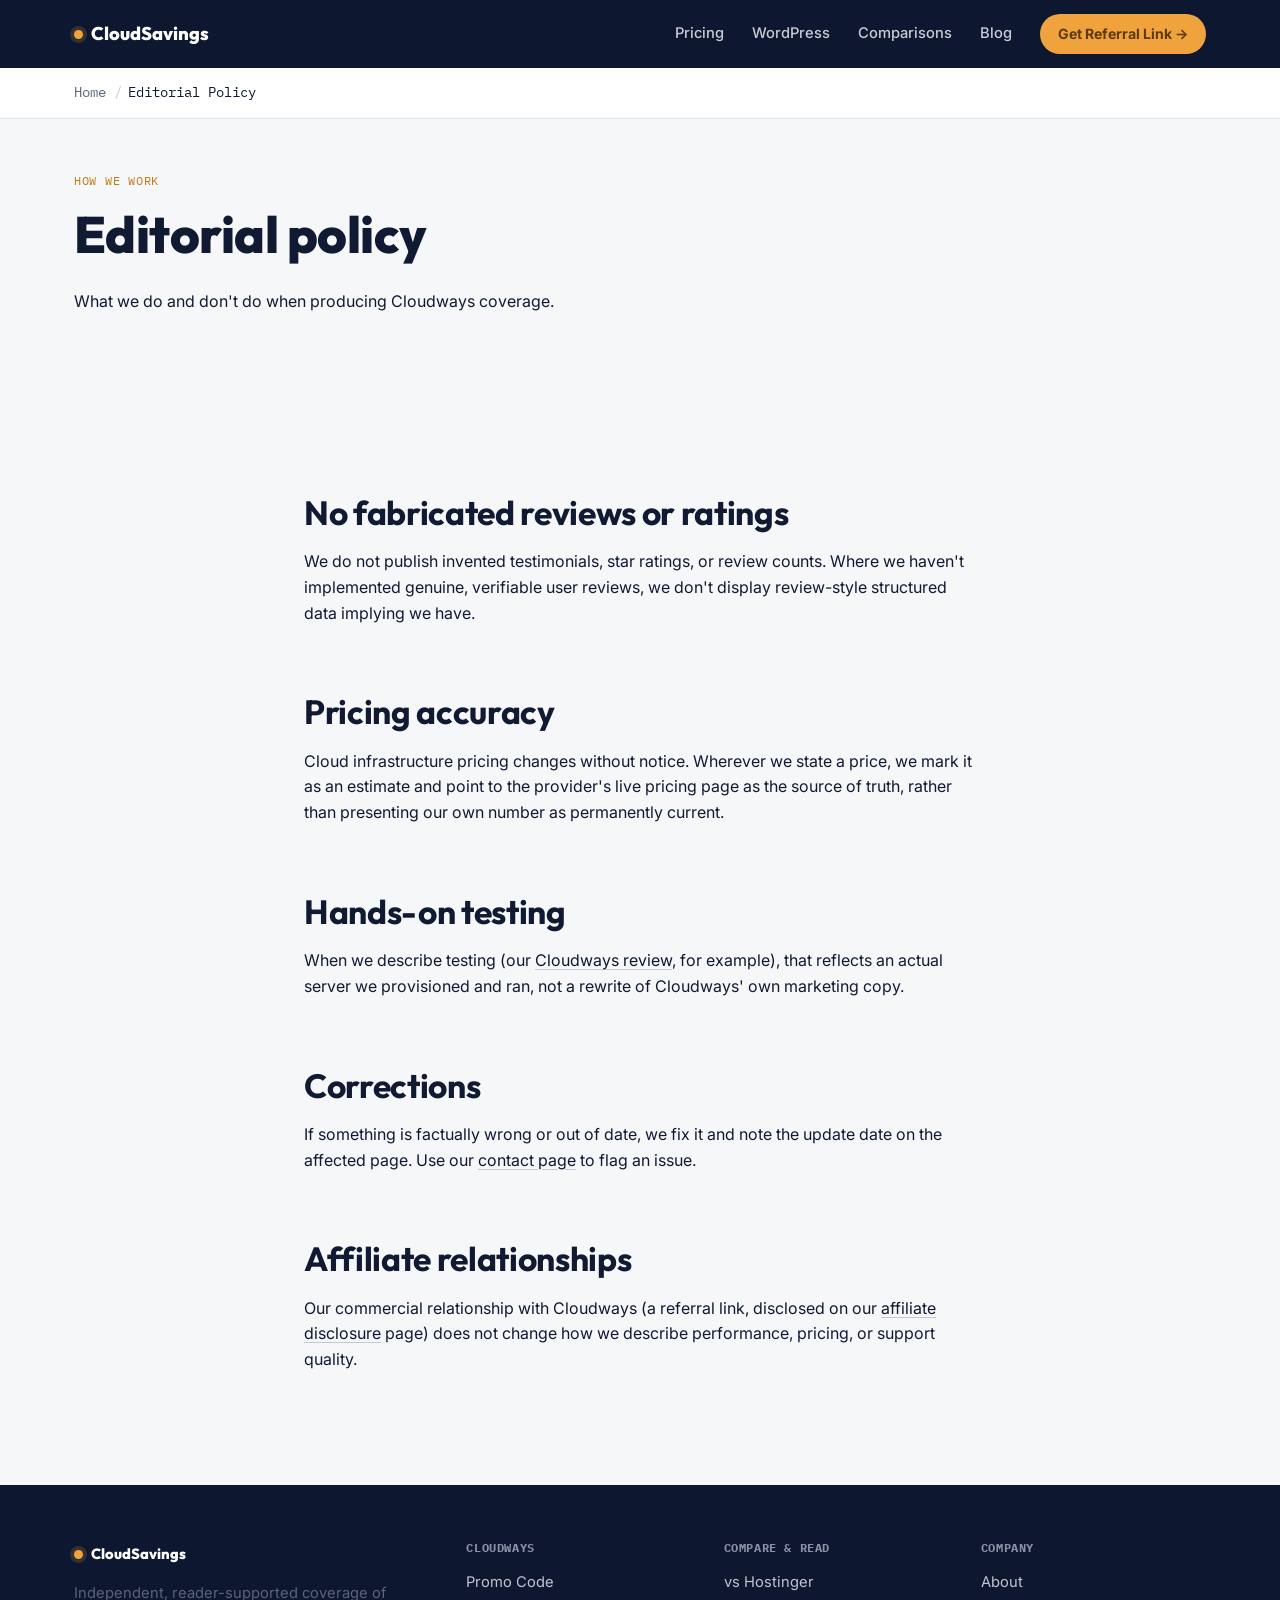
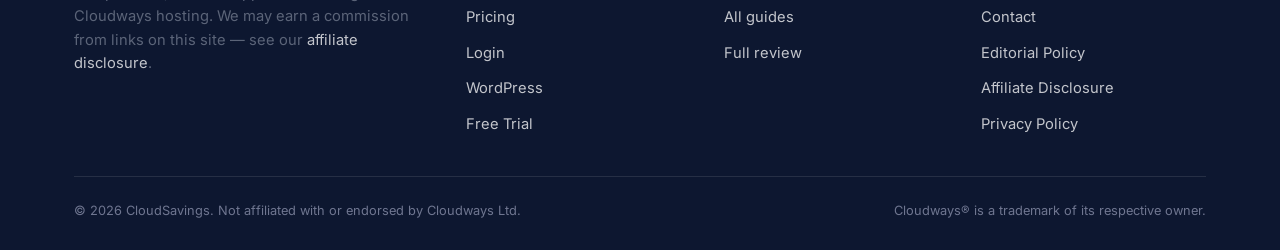
<file: editorial-policy/index.html>
<!DOCTYPE html>
<html lang="en">
<head>
<meta charset="UTF-8">
<meta name="viewport" content="width=device-width, initial-scale=1.0">
<meta name="google-site-verification" content="FEpn2wCnyc4aukhPVUzbwgWCq9rhpfEIRD--1cXSdJs" />
<title>Editorial Policy | CloudSavings</title>
<meta name="description" content="How CloudSavings tests, fact-checks, and updates its Cloudways coverage, and how we keep affiliate revenue separate from what we report.">
<link rel="canonical" href="https://www.cloudwys.musetrend.com/editorial-policy/">
<link rel="alternate" hreflang="en-us" href="https://www.cloudwys.musetrend.com/editorial-policy/">
<link rel="alternate" hreflang="en-gb" href="https://www.cloudwys.musetrend.com/editorial-policy/">
<link rel="alternate" hreflang="en-ca" href="https://www.cloudwys.musetrend.com/editorial-policy/">
<link rel="alternate" hreflang="en-au" href="https://www.cloudwys.musetrend.com/editorial-policy/">
<link rel="alternate" hreflang="en-ie" href="https://www.cloudwys.musetrend.com/editorial-policy/">
<link rel="alternate" hreflang="en-za" href="https://www.cloudwys.musetrend.com/editorial-policy/">
<link rel="alternate" hreflang="x-default" href="https://www.cloudwys.musetrend.com/editorial-policy/">
<meta property="og:type" content="website">
<meta property="og:title" content="Editorial Policy | CloudSavings">
<meta property="og:description" content="How CloudSavings tests, fact-checks, and updates its Cloudways coverage, and how we keep affiliate revenue separate from what we report.">
<meta property="og:url" content="https://www.cloudwys.musetrend.com/editorial-policy/">
<meta name="twitter:card" content="summary_large_image">
<link rel="icon" href="/assets/img/favicon.svg" type="image/svg+xml">
<link rel="manifest" href="/manifest.json">
<link rel="stylesheet" href="/assets/css/style.css">
<link rel="preconnect" href="https://fonts.googleapis.com">
<link rel="preconnect" href="https://fonts.gstatic.com" crossorigin>
<link rel="preload" as="style" href="https://fonts.googleapis.com/css2?family=Outfit:wght@600;700;800&family=Inter:wght@400;500;600;700&family=IBM+Plex+Mono:wght@400;600&display=swap" onload="this.onload=null;this.rel='stylesheet'">
<noscript><link rel="stylesheet" href="https://fonts.googleapis.com/css2?family=Outfit:wght@600;700;800&family=Inter:wght@400;500;600;700&family=IBM+Plex+Mono:wght@400;600&display=swap"></noscript>
</head>
<body>
<a class="skip-link" href="#main">Skip to content</a>

<header class="site-header">
  <div class="container">
    <a class="logo" href="/"><span class="dot"></span>CloudSavings</a>
    <nav class="primary-nav" aria-label="Primary">
      <a href="/cloudways/pricing/">Pricing</a>
      <a href="/cloudways/wordpress/">WordPress</a>
      <a href="/cloudways/vs-hostinger/">Comparisons</a>
      <a href="/blog/">Blog</a>
      <a class="nav-cta" href="https://www.cloudways.com/en/?id=2192727" rel="sponsored noopener" target="_blank">Get Referral Link &rarr;</a>
    </nav>
    <button class="nav-toggle" aria-expanded="false" aria-controls="mobile-menu">Menu</button>
  </div>
  <nav class="mobile-nav" id="mobile-menu" aria-label="Mobile">
    <a href="/cloudways/promo-code/">Promo Code</a>
    <a href="/cloudways/pricing/">Pricing</a>
    <a href="/cloudways/wordpress/">WordPress</a>
    <a href="/cloudways/vs-hostinger/">Vs Hostinger</a>
    <a href="/cloudways/free-trial/">Free Trial</a>
    <a href="/blog/">Blog</a>
    <a href="/about/">About</a>
  </nav>
</header>
<nav class="breadcrumbs" aria-label="Breadcrumb">
  <div class="container">
    <ol>
        <li><a href="/">Home</a></li>
        <li aria-current="page">Editorial Policy</li>
    </ol>
  </div>
</nav>
<script type="application/ld+json">
{
  "@context": "https://schema.org",
  "@type": "BreadcrumbList",
  "itemListElement": [
    {
      "@type": "ListItem",
      "position": 1,
      "name": "Home",
      "item": "https://www.cloudwys.musetrend.com/"
    },
    {
      "@type": "ListItem",
      "position": 2,
      "name": "Editorial Policy"
    }
  ]
}
</script>

<main id="main">
  <section class="page-hero">
    <div class="container">
      <span class="eyebrow">How we work</span>
      <h1>Editorial policy</h1>
      <p class="lede">What we do and don't do when producing Cloudways coverage.</p>
    </div>
  </section>

  <section>
    <div class="container prose">
      <h2>No fabricated reviews or ratings</h2>
      <p>We do not publish invented testimonials, star ratings, or review counts. Where we haven't implemented genuine, verifiable user reviews, we don't display review-style structured data implying we have.</p>
      <h2>Pricing accuracy</h2>
      <p>Cloud infrastructure pricing changes without notice. Wherever we state a price, we mark it as an estimate and point to the provider's live pricing page as the source of truth, rather than presenting our own number as permanently current.</p>
      <h2>Hands-on testing</h2>
      <p>When we describe testing (our <a href="/blog/cloudways-review/">Cloudways review</a>, for example), that reflects an actual server we provisioned and ran, not a rewrite of Cloudways' own marketing copy.</p>
      <h2>Corrections</h2>
      <p>If something is factually wrong or out of date, we fix it and note the update date on the affected page. Use our <a href="/contact/">contact page</a> to flag an issue.</p>
      <h2>Affiliate relationships</h2>
      <p>Our commercial relationship with Cloudways (a referral link, disclosed on our <a href="/affiliate-disclosure/">affiliate disclosure</a> page) does not change how we describe performance, pricing, or support quality.</p>
    </div>
  </section>
</main>
<footer class="site-footer">
  <div class="container">
    <div class="footer-grid">
      <div>
        <a class="logo" href="/"><span class="dot"></span>CloudSavings</a>
        <p class="small" style="margin-top:12px; max-width:38ch;">Independent, reader-supported coverage of Cloudways hosting. We may earn a commission from links on this site &mdash; see our <a href="/affiliate-disclosure/">affiliate disclosure</a>.</p>
      </div>
      <div>
        <h4>Cloudways</h4>
        <ul>
          <li><a href="/cloudways/promo-code/">Promo Code</a></li>
          <li><a href="/cloudways/pricing/">Pricing</a></li>
          <li><a href="/cloudways/login/">Login</a></li>
          <li><a href="/cloudways/wordpress/">WordPress</a></li>
          <li><a href="/cloudways/free-trial/">Free Trial</a></li>
        </ul>
      </div>
      <div>
        <h4>Compare &amp; Read</h4>
        <ul>
          <li><a href="/cloudways/vs-hostinger/">vs Hostinger</a></li>
          <li><a href="/blog/">All guides</a></li>
          <li><a href="/blog/cloudways-review/">Full review</a></li>
        </ul>
      </div>
      <div>
        <h4>Company</h4>
        <ul>
          <li><a href="/about/">About</a></li>
          <li><a href="/contact/">Contact</a></li>
          <li><a href="/editorial-policy/">Editorial Policy</a></li>
          <li><a href="/affiliate-disclosure/">Affiliate Disclosure</a></li>
          <li><a href="/privacy-policy/">Privacy Policy</a></li>
        </ul>
      </div>
    </div>
    <div class="footer-bottom">
      <span>&copy; 2026 CloudSavings. Not affiliated with or endorsed by Cloudways Ltd.</span>
      <span>Cloudways&reg; is a trademark of its respective owner.</span>
    </div>
  </div>
</footer>

<script src="/assets/js/main.js"></script>
</body>
</html>
</file>
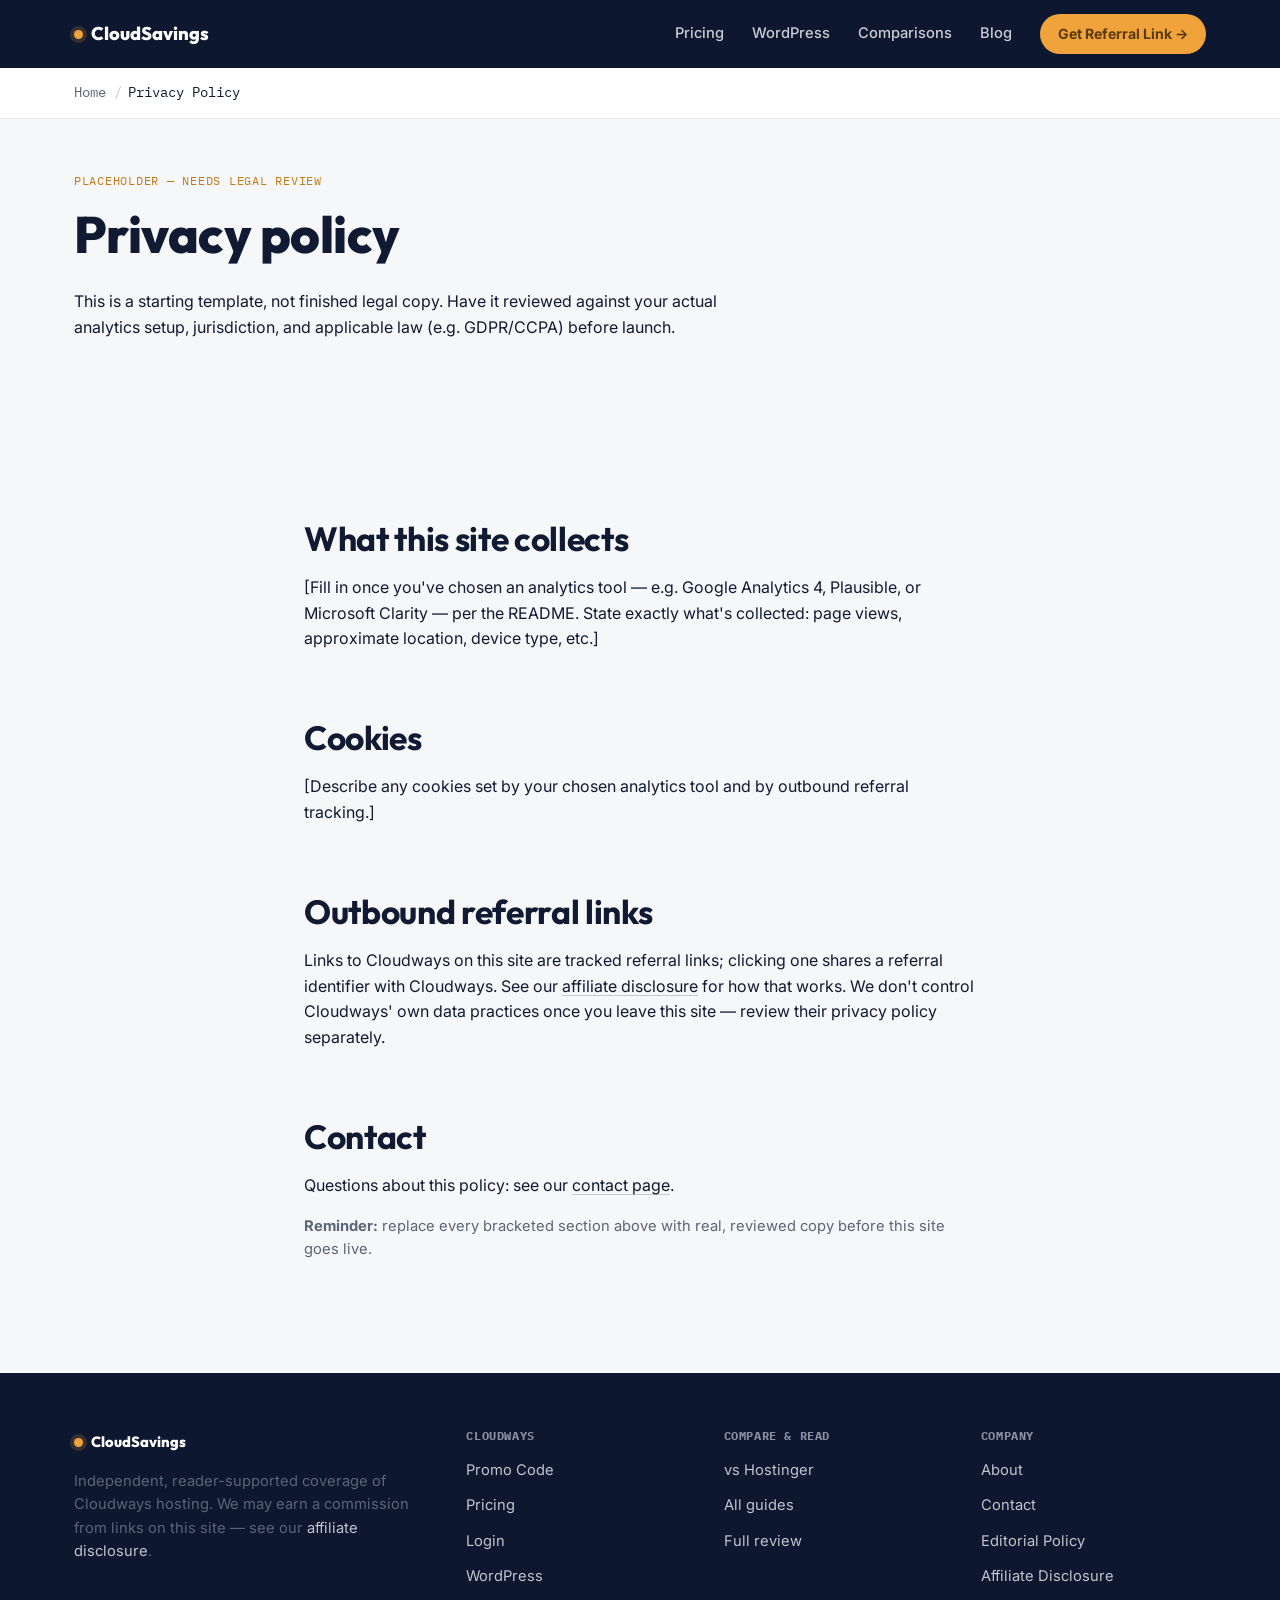
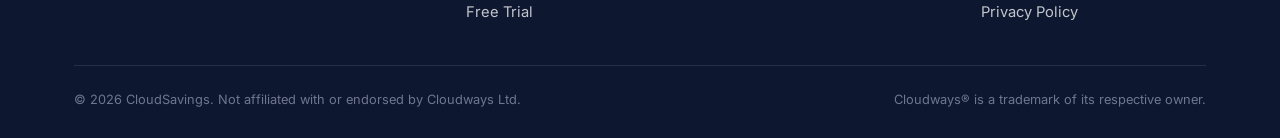
<file: privacy-policy/index.html>
<!DOCTYPE html>
<html lang="en">
<head>
<meta charset="UTF-8">
<meta name="viewport" content="width=device-width, initial-scale=1.0">
<meta name="google-site-verification" content="FEpn2wCnyc4aukhPVUzbwgWCq9rhpfEIRD--1cXSdJs" />
<title>Privacy Policy | CloudSavings</title>
<meta name="description" content="Placeholder privacy policy for CloudSavings covering cookies, analytics, and outbound referral links. Needs legal review before launch.">
<link rel="canonical" href="https://www.cloudwys.musetrend.com/privacy-policy/">
<link rel="alternate" hreflang="en-us" href="https://www.cloudwys.musetrend.com/privacy-policy/">
<link rel="alternate" hreflang="en-gb" href="https://www.cloudwys.musetrend.com/privacy-policy/">
<link rel="alternate" hreflang="en-ca" href="https://www.cloudwys.musetrend.com/privacy-policy/">
<link rel="alternate" hreflang="en-au" href="https://www.cloudwys.musetrend.com/privacy-policy/">
<link rel="alternate" hreflang="en-ie" href="https://www.cloudwys.musetrend.com/privacy-policy/">
<link rel="alternate" hreflang="en-za" href="https://www.cloudwys.musetrend.com/privacy-policy/">
<link rel="alternate" hreflang="x-default" href="https://www.cloudwys.musetrend.com/privacy-policy/">
<meta property="og:type" content="website">
<meta property="og:title" content="Privacy Policy | CloudSavings">
<meta property="og:description" content="Placeholder privacy policy for CloudSavings covering cookies, analytics, and outbound referral links. Needs legal review before launch.">
<meta property="og:url" content="https://www.cloudwys.musetrend.com/privacy-policy/">
<meta name="twitter:card" content="summary_large_image">
<link rel="icon" href="/assets/img/favicon.svg" type="image/svg+xml">
<link rel="manifest" href="/manifest.json">
<link rel="stylesheet" href="/assets/css/style.css">
<link rel="preconnect" href="https://fonts.googleapis.com">
<link rel="preconnect" href="https://fonts.gstatic.com" crossorigin>
<link rel="preload" as="style" href="https://fonts.googleapis.com/css2?family=Outfit:wght@600;700;800&family=Inter:wght@400;500;600;700&family=IBM+Plex+Mono:wght@400;600&display=swap" onload="this.onload=null;this.rel='stylesheet'">
<noscript><link rel="stylesheet" href="https://fonts.googleapis.com/css2?family=Outfit:wght@600;700;800&family=Inter:wght@400;500;600;700&family=IBM+Plex+Mono:wght@400;600&display=swap"></noscript>
</head>
<body>
<a class="skip-link" href="#main">Skip to content</a>

<header class="site-header">
  <div class="container">
    <a class="logo" href="/"><span class="dot"></span>CloudSavings</a>
    <nav class="primary-nav" aria-label="Primary">
      <a href="/cloudways/pricing/">Pricing</a>
      <a href="/cloudways/wordpress/">WordPress</a>
      <a href="/cloudways/vs-hostinger/">Comparisons</a>
      <a href="/blog/">Blog</a>
      <a class="nav-cta" href="https://www.cloudways.com/en/?id=2192727" rel="sponsored noopener" target="_blank">Get Referral Link &rarr;</a>
    </nav>
    <button class="nav-toggle" aria-expanded="false" aria-controls="mobile-menu">Menu</button>
  </div>
  <nav class="mobile-nav" id="mobile-menu" aria-label="Mobile">
    <a href="/cloudways/promo-code/">Promo Code</a>
    <a href="/cloudways/pricing/">Pricing</a>
    <a href="/cloudways/wordpress/">WordPress</a>
    <a href="/cloudways/vs-hostinger/">Vs Hostinger</a>
    <a href="/cloudways/free-trial/">Free Trial</a>
    <a href="/blog/">Blog</a>
    <a href="/about/">About</a>
  </nav>
</header>
<nav class="breadcrumbs" aria-label="Breadcrumb">
  <div class="container">
    <ol>
        <li><a href="/">Home</a></li>
        <li aria-current="page">Privacy Policy</li>
    </ol>
  </div>
</nav>
<script type="application/ld+json">
{
  "@context": "https://schema.org",
  "@type": "BreadcrumbList",
  "itemListElement": [
    {
      "@type": "ListItem",
      "position": 1,
      "name": "Home",
      "item": "https://www.cloudwys.musetrend.com/"
    },
    {
      "@type": "ListItem",
      "position": 2,
      "name": "Privacy Policy"
    }
  ]
}
</script>

<main id="main">
  <section class="page-hero">
    <div class="container">
      <span class="eyebrow">Placeholder &mdash; needs legal review</span>
      <h1>Privacy policy</h1>
      <p class="lede">This is a starting template, not finished legal copy. Have it reviewed against your actual analytics setup, jurisdiction, and applicable law (e.g. GDPR/CCPA) before launch.</p>
    </div>
  </section>

  <section>
    <div class="container prose">
      <h2>What this site collects</h2>
      <p>[Fill in once you've chosen an analytics tool &mdash; e.g. Google Analytics 4, Plausible, or Microsoft Clarity &mdash; per the README. State exactly what's collected: page views, approximate location, device type, etc.]</p>
      <h2>Cookies</h2>
      <p>[Describe any cookies set by your chosen analytics tool and by outbound referral tracking.]</p>
      <h2>Outbound referral links</h2>
      <p>Links to Cloudways on this site are tracked referral links; clicking one shares a referral identifier with Cloudways. See our <a href="/affiliate-disclosure/">affiliate disclosure</a> for how that works. We don't control Cloudways' own data practices once you leave this site &mdash; review their privacy policy separately.</p>
      <h2>Contact</h2>
      <p>Questions about this policy: see our <a href="/contact/">contact page</a>.</p>
      <p class="small"><strong>Reminder:</strong> replace every bracketed section above with real, reviewed copy before this site goes live.</p>
    </div>
  </section>
</main>
<footer class="site-footer">
  <div class="container">
    <div class="footer-grid">
      <div>
        <a class="logo" href="/"><span class="dot"></span>CloudSavings</a>
        <p class="small" style="margin-top:12px; max-width:38ch;">Independent, reader-supported coverage of Cloudways hosting. We may earn a commission from links on this site &mdash; see our <a href="/affiliate-disclosure/">affiliate disclosure</a>.</p>
      </div>
      <div>
        <h4>Cloudways</h4>
        <ul>
          <li><a href="/cloudways/promo-code/">Promo Code</a></li>
          <li><a href="/cloudways/pricing/">Pricing</a></li>
          <li><a href="/cloudways/login/">Login</a></li>
          <li><a href="/cloudways/wordpress/">WordPress</a></li>
          <li><a href="/cloudways/free-trial/">Free Trial</a></li>
        </ul>
      </div>
      <div>
        <h4>Compare &amp; Read</h4>
        <ul>
          <li><a href="/cloudways/vs-hostinger/">vs Hostinger</a></li>
          <li><a href="/blog/">All guides</a></li>
          <li><a href="/blog/cloudways-review/">Full review</a></li>
        </ul>
      </div>
      <div>
        <h4>Company</h4>
        <ul>
          <li><a href="/about/">About</a></li>
          <li><a href="/contact/">Contact</a></li>
          <li><a href="/editorial-policy/">Editorial Policy</a></li>
          <li><a href="/affiliate-disclosure/">Affiliate Disclosure</a></li>
          <li><a href="/privacy-policy/">Privacy Policy</a></li>
        </ul>
      </div>
    </div>
    <div class="footer-bottom">
      <span>&copy; 2026 CloudSavings. Not affiliated with or endorsed by Cloudways Ltd.</span>
      <span>Cloudways&reg; is a trademark of its respective owner.</span>
    </div>
  </div>
</footer>

<script src="/assets/js/main.js"></script>
</body>
</html>
</file>
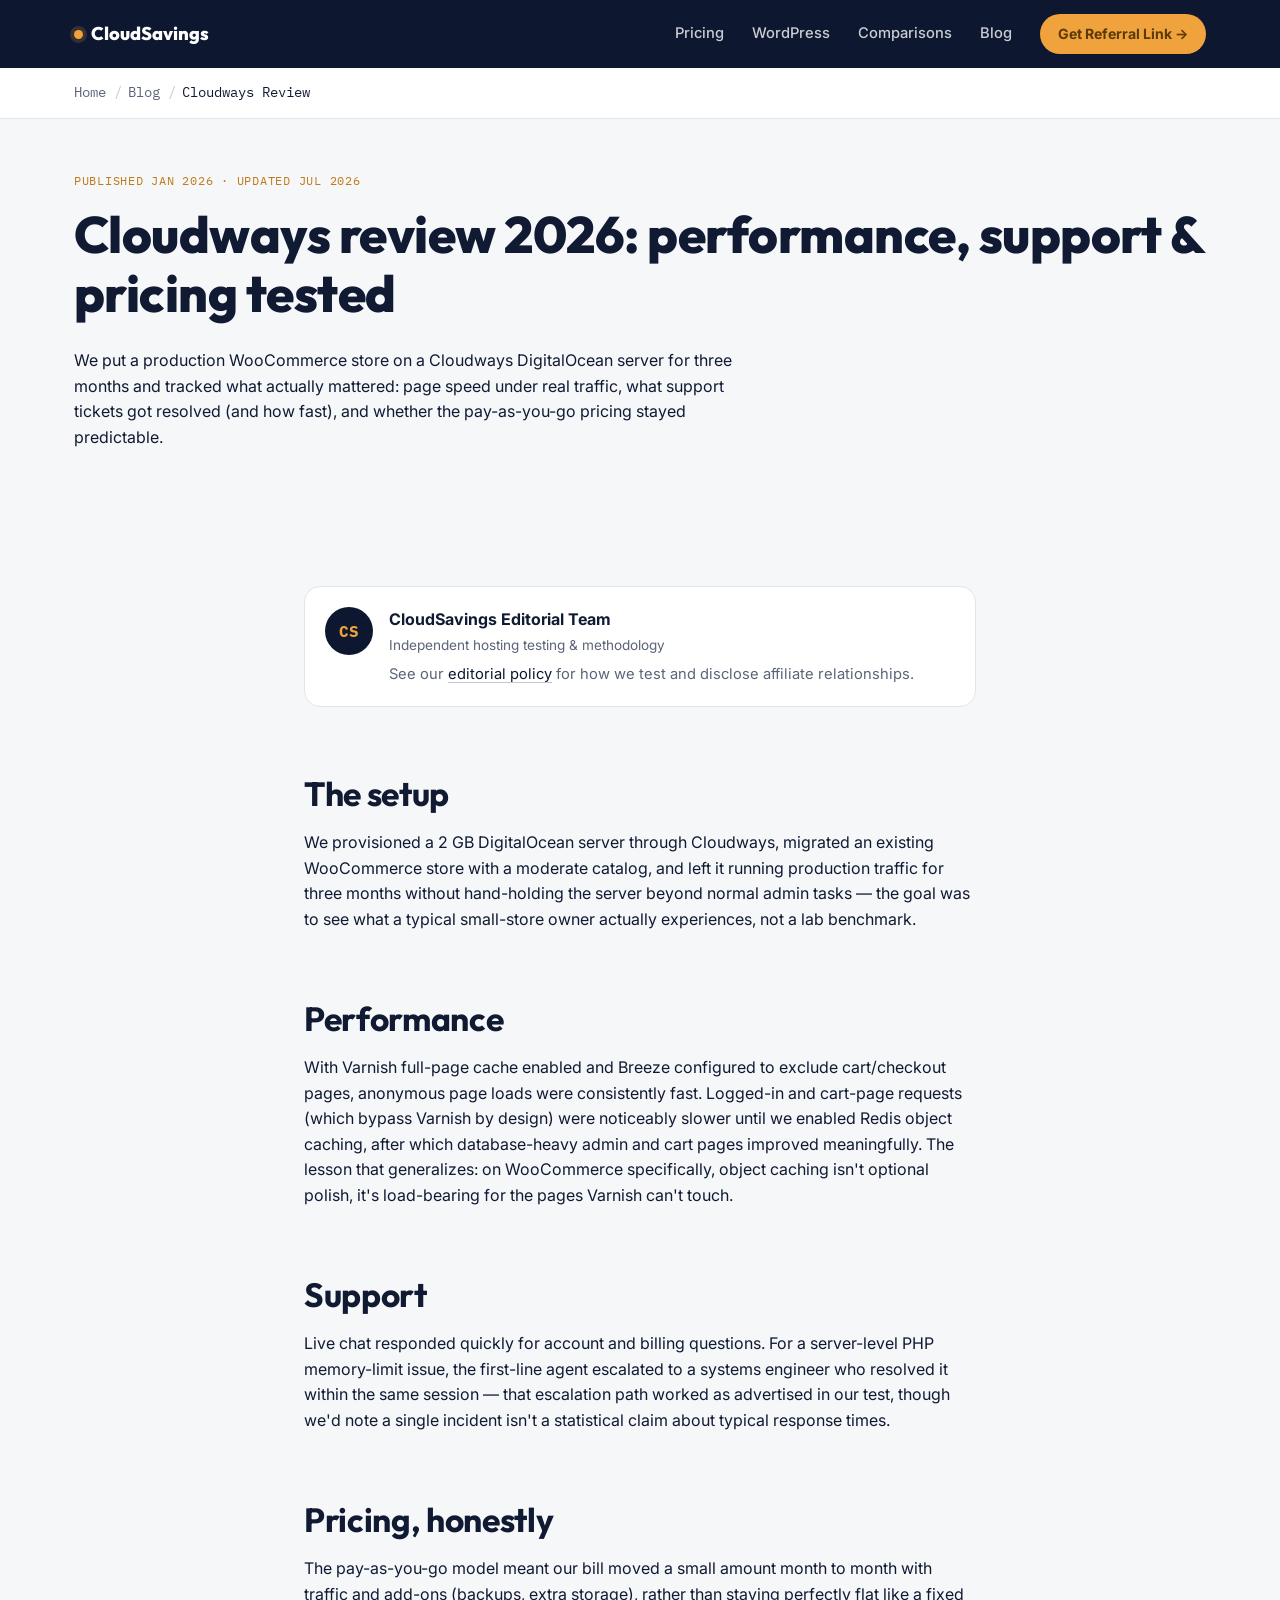
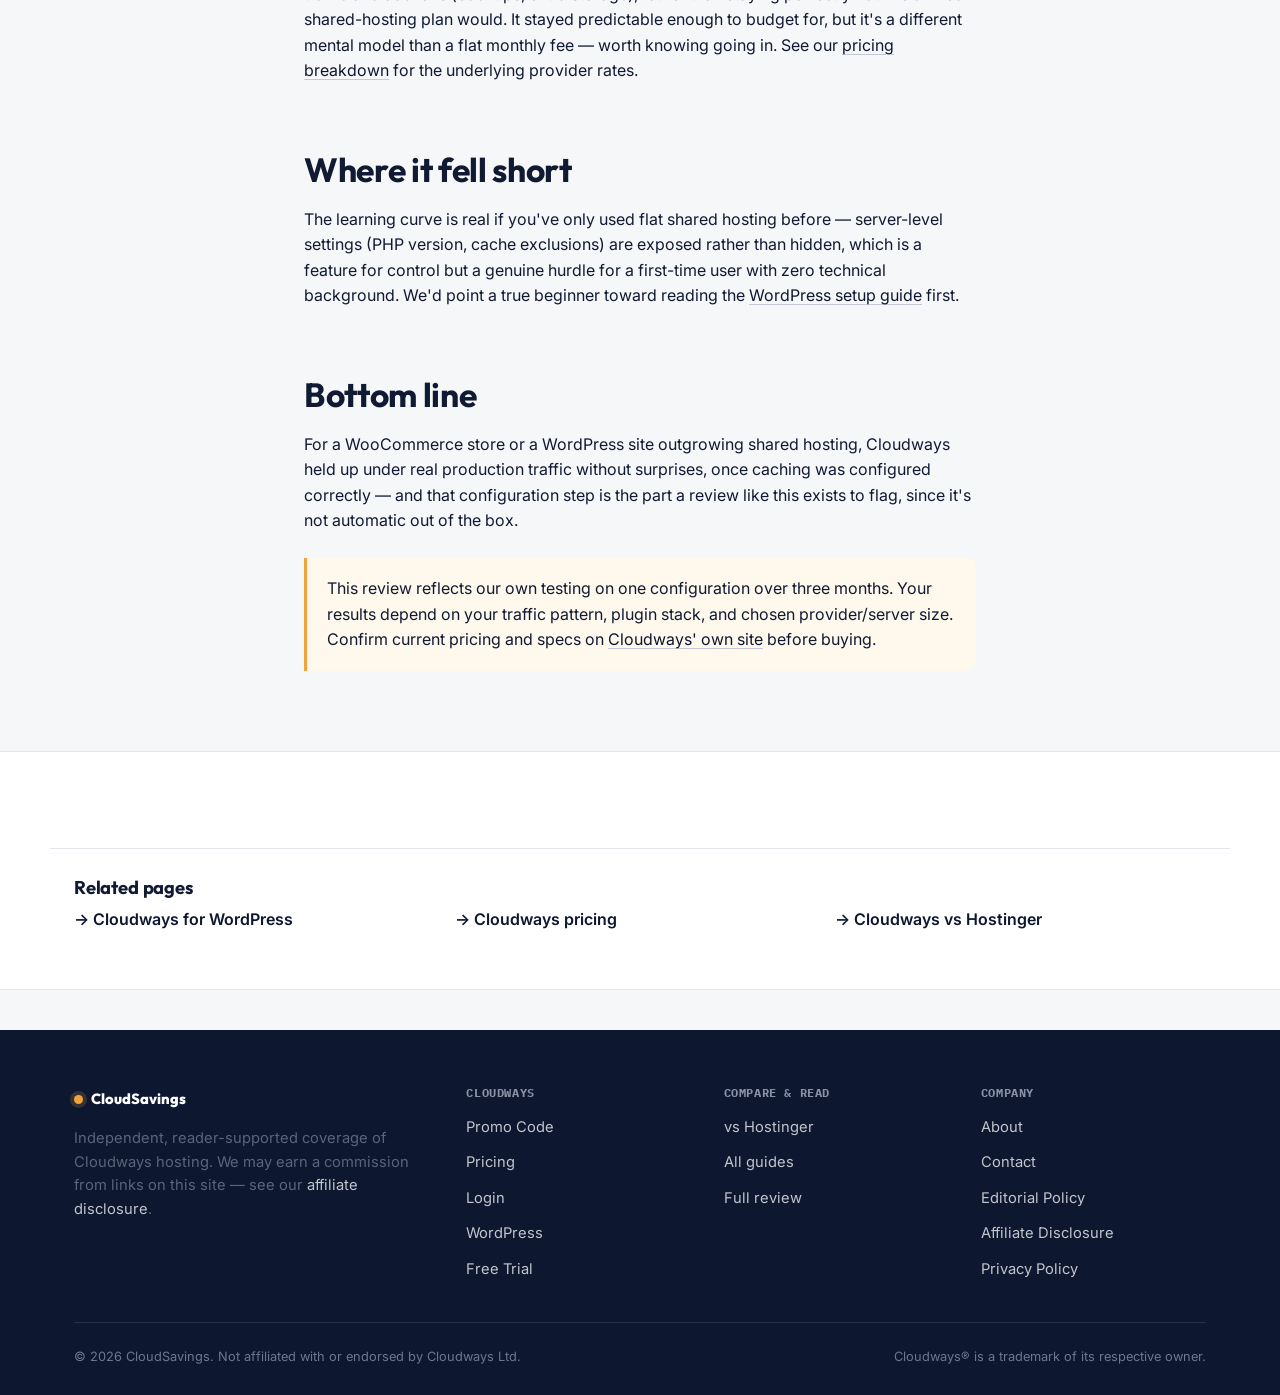
<file: blog/cloudways-review/index.html>
<!DOCTYPE html>
<html lang="en">
<head>
<meta charset="UTF-8">
<meta name="viewport" content="width=device-width, initial-scale=1.0">
<meta name="google-site-verification" content="FEpn2wCnyc4aukhPVUzbwgWCq9rhpfEIRD--1cXSdJs" />
<title>Cloudways Review 2026: Performance, Support & Pricing Tested | CloudSavings</title>
<meta name="description" content="A hands-on Cloudways review after three months running a production WooCommerce store: real performance notes, support experience, and honest pricing math.">
<link rel="canonical" href="https://www.cloudwys.musetrend.com/blog/cloudways-review/">
<link rel="alternate" hreflang="en-us" href="https://www.cloudwys.musetrend.com/blog/cloudways-review/">
<link rel="alternate" hreflang="en-gb" href="https://www.cloudwys.musetrend.com/blog/cloudways-review/">
<link rel="alternate" hreflang="en-ca" href="https://www.cloudwys.musetrend.com/blog/cloudways-review/">
<link rel="alternate" hreflang="en-au" href="https://www.cloudwys.musetrend.com/blog/cloudways-review/">
<link rel="alternate" hreflang="en-ie" href="https://www.cloudwys.musetrend.com/blog/cloudways-review/">
<link rel="alternate" hreflang="en-za" href="https://www.cloudwys.musetrend.com/blog/cloudways-review/">
<link rel="alternate" hreflang="x-default" href="https://www.cloudwys.musetrend.com/blog/cloudways-review/">
<meta property="og:type" content="website">
<meta property="og:title" content="Cloudways Review 2026: Performance, Support & Pricing Tested | CloudSavings">
<meta property="og:description" content="A hands-on Cloudways review after three months running a production WooCommerce store: real performance notes, support experience, and honest pricing math.">
<meta property="og:url" content="https://www.cloudwys.musetrend.com/blog/cloudways-review/">
<meta name="twitter:card" content="summary_large_image">
<link rel="icon" href="/assets/img/favicon.svg" type="image/svg+xml">
<link rel="manifest" href="/manifest.json">
<link rel="stylesheet" href="/assets/css/style.css">
<link rel="preconnect" href="https://fonts.googleapis.com">
<link rel="preconnect" href="https://fonts.gstatic.com" crossorigin>
<link rel="preload" as="style" href="https://fonts.googleapis.com/css2?family=Outfit:wght@600;700;800&family=Inter:wght@400;500;600;700&family=IBM+Plex+Mono:wght@400;600&display=swap" onload="this.onload=null;this.rel='stylesheet'">
<noscript><link rel="stylesheet" href="https://fonts.googleapis.com/css2?family=Outfit:wght@600;700;800&family=Inter:wght@400;500;600;700&family=IBM+Plex+Mono:wght@400;600&display=swap"></noscript>
<script type="application/ld+json">
{
  "@context": "https://schema.org",
  "@type": "Article",
  "headline": "Cloudways Review 2026: Performance, Support & Pricing Tested",
  "datePublished": "2026-01-15",
  "dateModified": "2026-07-01",
  "author": {
    "@type": "Person",
    "name": "CloudSavings Editorial Team"
  },
  "publisher": {
    "@type": "Organization",
    "name": "CloudSavings"
  },
  "mainEntityOfPage": "https://www.cloudwys.musetrend.com/blog/cloudways-review/"
}
</script>
</head>
<body>
<a class="skip-link" href="#main">Skip to content</a>

<header class="site-header">
  <div class="container">
    <a class="logo" href="/"><span class="dot"></span>CloudSavings</a>
    <nav class="primary-nav" aria-label="Primary">
      <a href="/cloudways/pricing/">Pricing</a>
      <a href="/cloudways/wordpress/">WordPress</a>
      <a href="/cloudways/vs-hostinger/">Comparisons</a>
      <a href="/blog/" aria-current="page">Blog</a>
      <a class="nav-cta" href="https://www.cloudways.com/en/?id=2192727" rel="sponsored noopener" target="_blank">Get Referral Link &rarr;</a>
    </nav>
    <button class="nav-toggle" aria-expanded="false" aria-controls="mobile-menu">Menu</button>
  </div>
  <nav class="mobile-nav" id="mobile-menu" aria-label="Mobile">
    <a href="/cloudways/promo-code/">Promo Code</a>
    <a href="/cloudways/pricing/">Pricing</a>
    <a href="/cloudways/wordpress/">WordPress</a>
    <a href="/cloudways/vs-hostinger/">Vs Hostinger</a>
    <a href="/cloudways/free-trial/">Free Trial</a>
    <a href="/blog/">Blog</a>
    <a href="/about/">About</a>
  </nav>
</header>
<nav class="breadcrumbs" aria-label="Breadcrumb">
  <div class="container">
    <ol>
        <li><a href="/">Home</a></li>
        <li><a href="/blog/">Blog</a></li>
        <li aria-current="page">Cloudways Review</li>
    </ol>
  </div>
</nav>
<script type="application/ld+json">
{
  "@context": "https://schema.org",
  "@type": "BreadcrumbList",
  "itemListElement": [
    {
      "@type": "ListItem",
      "position": 1,
      "name": "Home",
      "item": "https://www.cloudwys.musetrend.com/"
    },
    {
      "@type": "ListItem",
      "position": 2,
      "name": "Blog",
      "item": "https://www.cloudwys.musetrend.com/blog/"
    },
    {
      "@type": "ListItem",
      "position": 3,
      "name": "Cloudways Review"
    }
  ]
}
</script>

<main id="main">
  <article>
  <section class="page-hero">
    <div class="container">
      <span class="eyebrow">Published Jan 2026 &middot; updated Jul 2026</span>
      <h1>Cloudways review 2026: performance, support &amp; pricing tested</h1>
      <p class="lede">We put a production WooCommerce store on a Cloudways DigitalOcean server for three months and tracked what actually mattered: page speed under real traffic, what support tickets got resolved (and how fast), and whether the pay-as-you-go pricing stayed predictable.</p>
    </div>
  </section>

  <section>
    <div class="container prose">
      <div class="author-box">
        <div class="author-avatar">CS</div>
        <div>
          <div class="name">CloudSavings Editorial Team</div>
          <div class="role">Independent hosting testing &amp; methodology</div>
          <p class="small" style="margin:0;">See our <a href="/editorial-policy/">editorial policy</a> for how we test and disclose affiliate relationships.</p>
        </div>
      </div>

      <h2>The setup</h2>
      <p>We provisioned a 2 GB DigitalOcean server through Cloudways, migrated an existing WooCommerce store with a moderate catalog, and left it running production traffic for three months without hand-holding the server beyond normal admin tasks &mdash; the goal was to see what a typical small-store owner actually experiences, not a lab benchmark.</p>

      <h2>Performance</h2>
      <p>With Varnish full-page cache enabled and Breeze configured to exclude cart/checkout pages, anonymous page loads were consistently fast. Logged-in and cart-page requests (which bypass Varnish by design) were noticeably slower until we enabled Redis object caching, after which database-heavy admin and cart pages improved meaningfully. The lesson that generalizes: on WooCommerce specifically, object caching isn't optional polish, it's load-bearing for the pages Varnish can't touch.</p>

      <h2>Support</h2>
      <p>Live chat responded quickly for account and billing questions. For a server-level PHP memory-limit issue, the first-line agent escalated to a systems engineer who resolved it within the same session &mdash; that escalation path worked as advertised in our test, though we'd note a single incident isn't a statistical claim about typical response times.</p>

      <h2>Pricing, honestly</h2>
      <p>The pay-as-you-go model meant our bill moved a small amount month to month with traffic and add-ons (backups, extra storage), rather than staying perfectly flat like a fixed shared-hosting plan would. It stayed predictable enough to budget for, but it's a different mental model than a flat monthly fee &mdash; worth knowing going in. See our <a href="/cloudways/pricing/">pricing breakdown</a> for the underlying provider rates.</p>

      <h2>Where it fell short</h2>
      <p>The learning curve is real if you've only used flat shared hosting before &mdash; server-level settings (PHP version, cache exclusions) are exposed rather than hidden, which is a feature for control but a genuine hurdle for a first-time user with zero technical background. We'd point a true beginner toward reading the <a href="/cloudways/wordpress/">WordPress setup guide</a> first.</p>

      <h2>Bottom line</h2>
      <p>For a WooCommerce store or a WordPress site outgrowing shared hosting, Cloudways held up under real production traffic without surprises, once caching was configured correctly &mdash; and that configuration step is the part a review like this exists to flag, since it's not automatic out of the box.</p>

      <div class="callout">
        <p>This review reflects our own testing on one configuration over three months. Your results depend on your traffic pattern, plugin stack, and chosen provider/server size. Confirm current pricing and specs on <a href="https://www.cloudways.com/en/?id=2192727" rel="sponsored noopener" target="_blank">Cloudways' own site</a> before buying.</p>
      </div>
    </div>
  </section>

  <section class="alt">
    <div class="container related">
      <h3>Related pages</h3>
      <ul class="grid grid-3" style="list-style:none;padding:0;">
        <li><a href="/cloudways/wordpress/">&rarr; Cloudways for WordPress</a></li>
        <li><a href="/cloudways/pricing/">&rarr; Cloudways pricing</a></li>
        <li><a href="/cloudways/vs-hostinger/">&rarr; Cloudways vs Hostinger</a></li>
      </ul>
    </div>
  </section>
  </article>
</main>
<footer class="site-footer">
  <div class="container">
    <div class="footer-grid">
      <div>
        <a class="logo" href="/"><span class="dot"></span>CloudSavings</a>
        <p class="small" style="margin-top:12px; max-width:38ch;">Independent, reader-supported coverage of Cloudways hosting. We may earn a commission from links on this site &mdash; see our <a href="/affiliate-disclosure/">affiliate disclosure</a>.</p>
      </div>
      <div>
        <h4>Cloudways</h4>
        <ul>
          <li><a href="/cloudways/promo-code/">Promo Code</a></li>
          <li><a href="/cloudways/pricing/">Pricing</a></li>
          <li><a href="/cloudways/login/">Login</a></li>
          <li><a href="/cloudways/wordpress/">WordPress</a></li>
          <li><a href="/cloudways/free-trial/">Free Trial</a></li>
        </ul>
      </div>
      <div>
        <h4>Compare &amp; Read</h4>
        <ul>
          <li><a href="/cloudways/vs-hostinger/">vs Hostinger</a></li>
          <li><a href="/blog/">All guides</a></li>
          <li><a href="/blog/cloudways-review/">Full review</a></li>
        </ul>
      </div>
      <div>
        <h4>Company</h4>
        <ul>
          <li><a href="/about/">About</a></li>
          <li><a href="/contact/">Contact</a></li>
          <li><a href="/editorial-policy/">Editorial Policy</a></li>
          <li><a href="/affiliate-disclosure/">Affiliate Disclosure</a></li>
          <li><a href="/privacy-policy/">Privacy Policy</a></li>
        </ul>
      </div>
    </div>
    <div class="footer-bottom">
      <span>&copy; 2026 CloudSavings. Not affiliated with or endorsed by Cloudways Ltd.</span>
      <span>Cloudways&reg; is a trademark of its respective owner.</span>
    </div>
  </div>
</footer>

<script src="/assets/js/main.js"></script>
</body>
</html>
</file>
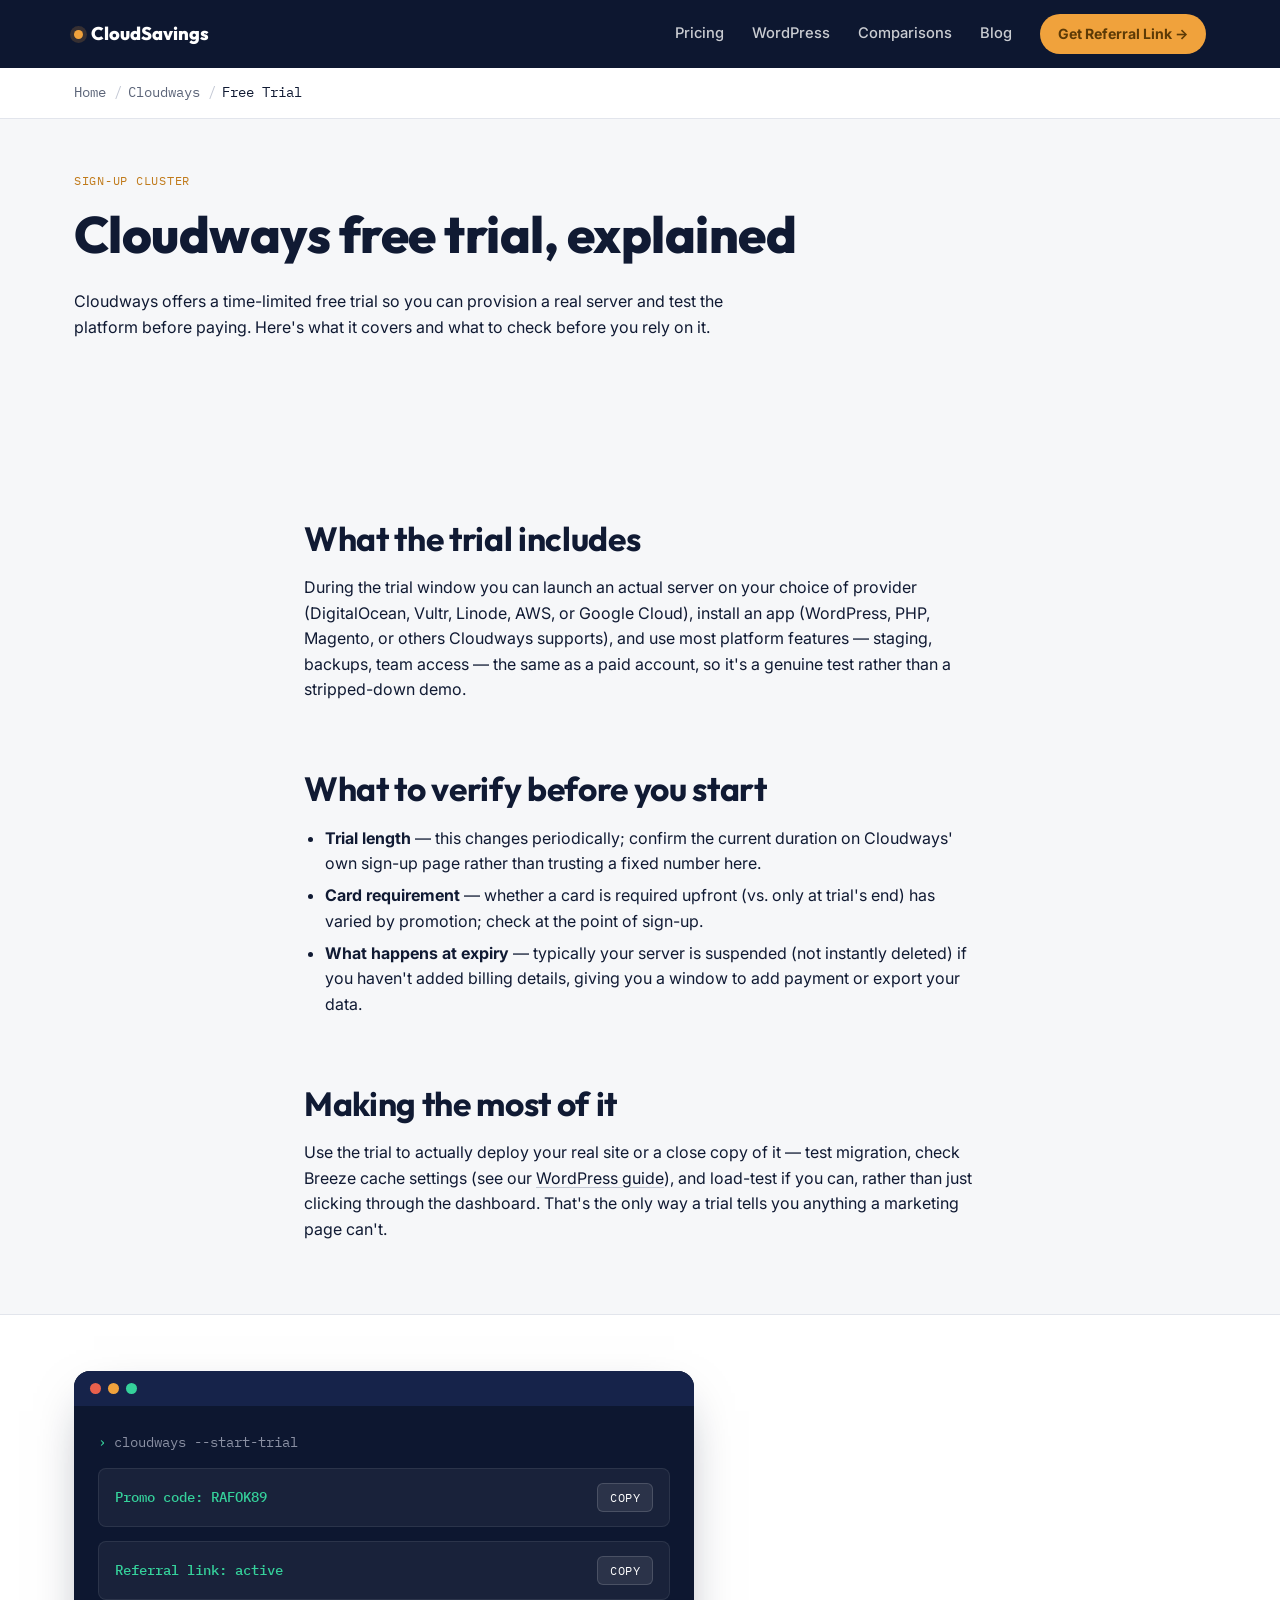
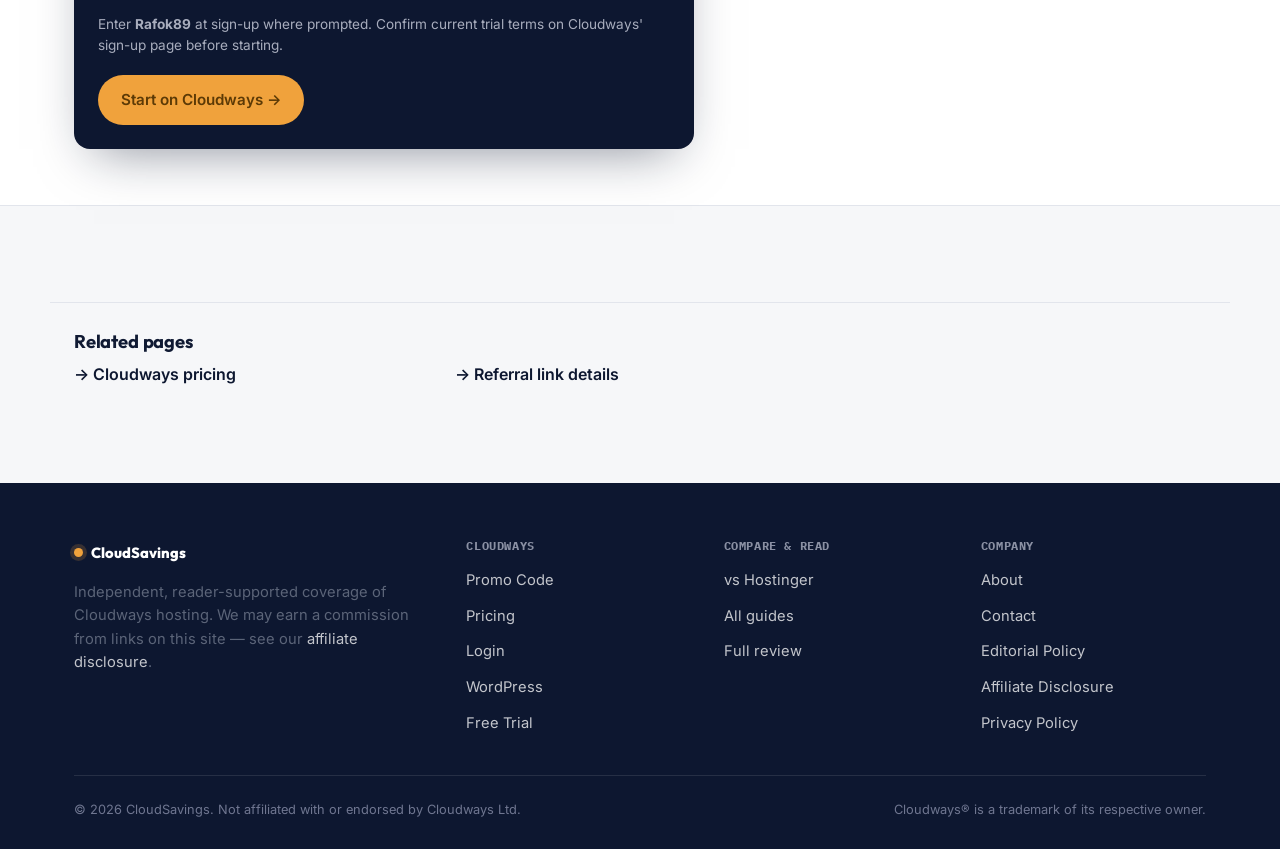
<file: cloudways/free-trial/index.html>
<!DOCTYPE html>
<html lang="en">
<head>
<meta charset="UTF-8">
<meta name="viewport" content="width=device-width, initial-scale=1.0">
<meta name="google-site-verification" content="FEpn2wCnyc4aukhPVUzbwgWCq9rhpfEIRD--1cXSdJs" />
<title>Cloudways Free Trial Explained (2026) | CloudSavings</title>
<meta name="description" content="How the Cloudways free trial works, how long it lasts, what happens when it ends, and whether a card is required upfront.">
<link rel="canonical" href="https://www.cloudwys.musetrend.com/cloudways/free-trial/">
<link rel="alternate" hreflang="en-us" href="https://www.cloudwys.musetrend.com/cloudways/free-trial/">
<link rel="alternate" hreflang="en-gb" href="https://www.cloudwys.musetrend.com/cloudways/free-trial/">
<link rel="alternate" hreflang="en-ca" href="https://www.cloudwys.musetrend.com/cloudways/free-trial/">
<link rel="alternate" hreflang="en-au" href="https://www.cloudwys.musetrend.com/cloudways/free-trial/">
<link rel="alternate" hreflang="en-ie" href="https://www.cloudwys.musetrend.com/cloudways/free-trial/">
<link rel="alternate" hreflang="en-za" href="https://www.cloudwys.musetrend.com/cloudways/free-trial/">
<link rel="alternate" hreflang="x-default" href="https://www.cloudwys.musetrend.com/cloudways/free-trial/">
<meta property="og:type" content="website">
<meta property="og:title" content="Cloudways Free Trial Explained (2026) | CloudSavings">
<meta property="og:description" content="How the Cloudways free trial works, how long it lasts, what happens when it ends, and whether a card is required upfront.">
<meta property="og:url" content="https://www.cloudwys.musetrend.com/cloudways/free-trial/">
<meta name="twitter:card" content="summary_large_image">
<link rel="icon" href="/assets/img/favicon.svg" type="image/svg+xml">
<link rel="manifest" href="/manifest.json">
<link rel="stylesheet" href="/assets/css/style.css">
<link rel="preconnect" href="https://fonts.googleapis.com">
<link rel="preconnect" href="https://fonts.gstatic.com" crossorigin>
<link rel="preload" as="style" href="https://fonts.googleapis.com/css2?family=Outfit:wght@600;700;800&family=Inter:wght@400;500;600;700&family=IBM+Plex+Mono:wght@400;600&display=swap" onload="this.onload=null;this.rel='stylesheet'">
<noscript><link rel="stylesheet" href="https://fonts.googleapis.com/css2?family=Outfit:wght@600;700;800&family=Inter:wght@400;500;600;700&family=IBM+Plex+Mono:wght@400;600&display=swap"></noscript>
</head>
<body>
<a class="skip-link" href="#main">Skip to content</a>

<header class="site-header">
  <div class="container">
    <a class="logo" href="/"><span class="dot"></span>CloudSavings</a>
    <nav class="primary-nav" aria-label="Primary">
      <a href="/cloudways/pricing/">Pricing</a>
      <a href="/cloudways/wordpress/">WordPress</a>
      <a href="/cloudways/vs-hostinger/">Comparisons</a>
      <a href="/blog/">Blog</a>
      <a class="nav-cta" href="https://www.cloudways.com/en/?id=2192727" rel="sponsored noopener" target="_blank">Get Referral Link &rarr;</a>
    </nav>
    <button class="nav-toggle" aria-expanded="false" aria-controls="mobile-menu">Menu</button>
  </div>
  <nav class="mobile-nav" id="mobile-menu" aria-label="Mobile">
    <a href="/cloudways/promo-code/">Promo Code</a>
    <a href="/cloudways/pricing/">Pricing</a>
    <a href="/cloudways/wordpress/">WordPress</a>
    <a href="/cloudways/vs-hostinger/">Vs Hostinger</a>
    <a href="/cloudways/free-trial/">Free Trial</a>
    <a href="/blog/">Blog</a>
    <a href="/about/">About</a>
  </nav>
</header>
<nav class="breadcrumbs" aria-label="Breadcrumb">
  <div class="container">
    <ol>
        <li><a href="/">Home</a></li>
        <li><a href="/cloudways/pricing/">Cloudways</a></li>
        <li aria-current="page">Free Trial</li>
    </ol>
  </div>
</nav>
<script type="application/ld+json">
{
  "@context": "https://schema.org",
  "@type": "BreadcrumbList",
  "itemListElement": [
    {
      "@type": "ListItem",
      "position": 1,
      "name": "Home",
      "item": "https://www.cloudwys.musetrend.com/"
    },
    {
      "@type": "ListItem",
      "position": 2,
      "name": "Cloudways",
      "item": "https://www.cloudwys.musetrend.com/cloudways/pricing/"
    },
    {
      "@type": "ListItem",
      "position": 3,
      "name": "Free Trial"
    }
  ]
}
</script>

<main id="main">
  <section class="page-hero">
    <div class="container">
      <span class="eyebrow">Sign-up cluster</span>
      <h1>Cloudways free trial, explained</h1>
      <p class="lede">Cloudways offers a time-limited free trial so you can provision a real server and test the platform before paying. Here's what it covers and what to check before you rely on it.</p>
    </div>
  </section>

  <section>
    <div class="container prose">
      <h2>What the trial includes</h2>
      <p>During the trial window you can launch an actual server on your choice of provider (DigitalOcean, Vultr, Linode, AWS, or Google Cloud), install an app (WordPress, PHP, Magento, or others Cloudways supports), and use most platform features &mdash; staging, backups, team access &mdash; the same as a paid account, so it's a genuine test rather than a stripped-down demo.</p>
      <h2>What to verify before you start</h2>
      <ul>
        <li><strong>Trial length</strong> &mdash; this changes periodically; confirm the current duration on Cloudways' own sign-up page rather than trusting a fixed number here.</li>
        <li><strong>Card requirement</strong> &mdash; whether a card is required upfront (vs. only at trial's end) has varied by promotion; check at the point of sign-up.</li>
        <li><strong>What happens at expiry</strong> &mdash; typically your server is suspended (not instantly deleted) if you haven't added billing details, giving you a window to add payment or export your data.</li>
      </ul>
      <h2>Making the most of it</h2>
      <p>Use the trial to actually deploy your real site or a close copy of it &mdash; test migration, check Breeze cache settings (see our <a href="/cloudways/wordpress/">WordPress guide</a>), and load-test if you can, rather than just clicking through the dashboard. That's the only way a trial tells you anything a marketing page can't.</p>
    </div>
  </section>

  <section class="alt">
    <div class="container">
      <div class="console">
        <div class="console-bar"><span></span><span></span><span></span></div>
        <div class="console-body">
          <span class="console-line">cloudways --start-trial</span>
          <div class="console-code">
            <strong>Promo code: RAFOK89</strong>
            <button class="copy-btn" data-copy="Rafok89">COPY</button>
          </div>
          <div class="console-code">
            <strong>Referral link: active</strong>
            <button class="copy-btn" data-copy="https://www.cloudways.com/en/?id=2192727">COPY</button>
          </div>
          <p class="console-note">Enter <strong>Rafok89</strong> at sign-up where prompted. Confirm current trial terms on Cloudways' sign-up page before starting.</p>
          <a class="btn btn-amber" href="https://www.cloudways.com/en/?id=2192727" rel="sponsored noopener" target="_blank">Start on Cloudways &rarr;</a>
        </div>
      </div>
    </div>
  </section>

  <section>
    <div class="container related">
      <h3>Related pages</h3>
      <ul class="grid grid-3" style="list-style:none;padding:0;">
        <li><a href="/cloudways/pricing/">&rarr; Cloudways pricing</a></li>
        <li><a href="/cloudways/promo-code/">&rarr; Referral link details</a></li>
      </ul>
    </div>
  </section>
</main>
<footer class="site-footer">
  <div class="container">
    <div class="footer-grid">
      <div>
        <a class="logo" href="/"><span class="dot"></span>CloudSavings</a>
        <p class="small" style="margin-top:12px; max-width:38ch;">Independent, reader-supported coverage of Cloudways hosting. We may earn a commission from links on this site &mdash; see our <a href="/affiliate-disclosure/">affiliate disclosure</a>.</p>
      </div>
      <div>
        <h4>Cloudways</h4>
        <ul>
          <li><a href="/cloudways/promo-code/">Promo Code</a></li>
          <li><a href="/cloudways/pricing/">Pricing</a></li>
          <li><a href="/cloudways/login/">Login</a></li>
          <li><a href="/cloudways/wordpress/">WordPress</a></li>
          <li><a href="/cloudways/free-trial/">Free Trial</a></li>
        </ul>
      </div>
      <div>
        <h4>Compare &amp; Read</h4>
        <ul>
          <li><a href="/cloudways/vs-hostinger/">vs Hostinger</a></li>
          <li><a href="/blog/">All guides</a></li>
          <li><a href="/blog/cloudways-review/">Full review</a></li>
        </ul>
      </div>
      <div>
        <h4>Company</h4>
        <ul>
          <li><a href="/about/">About</a></li>
          <li><a href="/contact/">Contact</a></li>
          <li><a href="/editorial-policy/">Editorial Policy</a></li>
          <li><a href="/affiliate-disclosure/">Affiliate Disclosure</a></li>
          <li><a href="/privacy-policy/">Privacy Policy</a></li>
        </ul>
      </div>
    </div>
    <div class="footer-bottom">
      <span>&copy; 2026 CloudSavings. Not affiliated with or endorsed by Cloudways Ltd.</span>
      <span>Cloudways&reg; is a trademark of its respective owner.</span>
    </div>
  </div>
</footer>

<script src="/assets/js/main.js"></script>
</body>
</html>
</file>
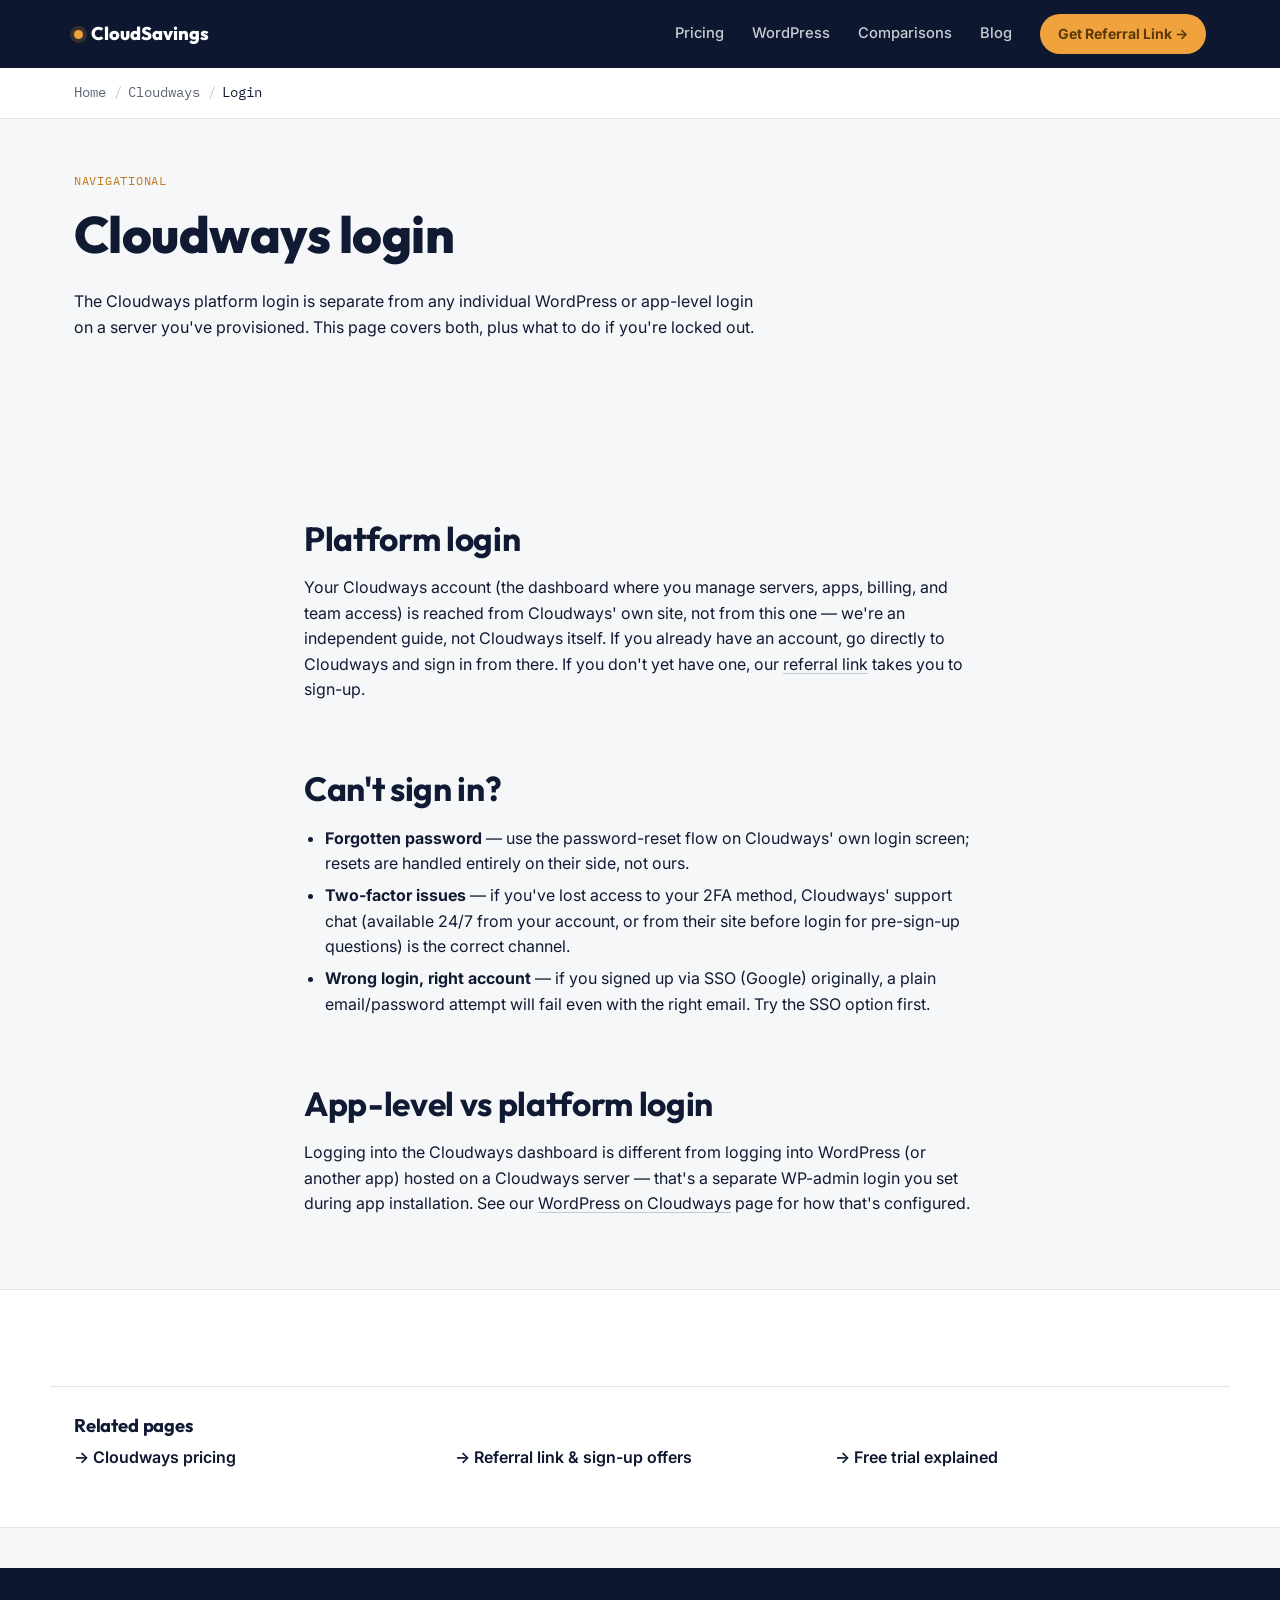
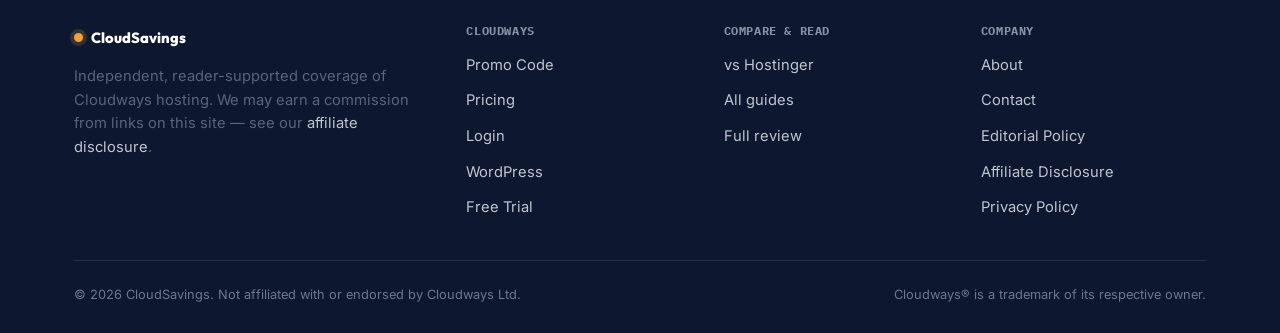
<file: cloudways/login/index.html>
<!DOCTYPE html>
<html lang="en">
<head>
<meta charset="UTF-8">
<meta name="viewport" content="width=device-width, initial-scale=1.0">
<meta name="google-site-verification" content="FEpn2wCnyc4aukhPVUzbwgWCq9rhpfEIRD--1cXSdJs" />
<title>Cloudways Login: Where and How to Sign In | CloudSavings</title>
<meta name="description" content="Direct link to the Cloudways login page, what to do if you can't sign in, and how the platform login relates to your server's individual app credentials.">
<link rel="canonical" href="https://www.cloudwys.musetrend.com/cloudways/login/">
<link rel="alternate" hreflang="en-us" href="https://www.cloudwys.musetrend.com/cloudways/login/">
<link rel="alternate" hreflang="en-gb" href="https://www.cloudwys.musetrend.com/cloudways/login/">
<link rel="alternate" hreflang="en-ca" href="https://www.cloudwys.musetrend.com/cloudways/login/">
<link rel="alternate" hreflang="en-au" href="https://www.cloudwys.musetrend.com/cloudways/login/">
<link rel="alternate" hreflang="en-ie" href="https://www.cloudwys.musetrend.com/cloudways/login/">
<link rel="alternate" hreflang="en-za" href="https://www.cloudwys.musetrend.com/cloudways/login/">
<link rel="alternate" hreflang="x-default" href="https://www.cloudwys.musetrend.com/cloudways/login/">
<meta property="og:type" content="website">
<meta property="og:title" content="Cloudways Login: Where and How to Sign In | CloudSavings">
<meta property="og:description" content="Direct link to the Cloudways login page, what to do if you can't sign in, and how the platform login relates to your server's individual app credentials.">
<meta property="og:url" content="https://www.cloudwys.musetrend.com/cloudways/login/">
<meta name="twitter:card" content="summary_large_image">
<link rel="icon" href="/assets/img/favicon.svg" type="image/svg+xml">
<link rel="manifest" href="/manifest.json">
<link rel="stylesheet" href="/assets/css/style.css">
<link rel="preconnect" href="https://fonts.googleapis.com">
<link rel="preconnect" href="https://fonts.gstatic.com" crossorigin>
<link rel="preload" as="style" href="https://fonts.googleapis.com/css2?family=Outfit:wght@600;700;800&family=Inter:wght@400;500;600;700&family=IBM+Plex+Mono:wght@400;600&display=swap" onload="this.onload=null;this.rel='stylesheet'">
<noscript><link rel="stylesheet" href="https://fonts.googleapis.com/css2?family=Outfit:wght@600;700;800&family=Inter:wght@400;500;600;700&family=IBM+Plex+Mono:wght@400;600&display=swap"></noscript>
</head>
<body>
<a class="skip-link" href="#main">Skip to content</a>

<header class="site-header">
  <div class="container">
    <a class="logo" href="/"><span class="dot"></span>CloudSavings</a>
    <nav class="primary-nav" aria-label="Primary">
      <a href="/cloudways/pricing/">Pricing</a>
      <a href="/cloudways/wordpress/">WordPress</a>
      <a href="/cloudways/vs-hostinger/">Comparisons</a>
      <a href="/blog/">Blog</a>
      <a class="nav-cta" href="https://www.cloudways.com/en/?id=2192727" rel="sponsored noopener" target="_blank">Get Referral Link &rarr;</a>
    </nav>
    <button class="nav-toggle" aria-expanded="false" aria-controls="mobile-menu">Menu</button>
  </div>
  <nav class="mobile-nav" id="mobile-menu" aria-label="Mobile">
    <a href="/cloudways/promo-code/">Promo Code</a>
    <a href="/cloudways/pricing/">Pricing</a>
    <a href="/cloudways/wordpress/">WordPress</a>
    <a href="/cloudways/vs-hostinger/">Vs Hostinger</a>
    <a href="/cloudways/free-trial/">Free Trial</a>
    <a href="/blog/">Blog</a>
    <a href="/about/">About</a>
  </nav>
</header>
<nav class="breadcrumbs" aria-label="Breadcrumb">
  <div class="container">
    <ol>
        <li><a href="/">Home</a></li>
        <li><a href="/cloudways/pricing/">Cloudways</a></li>
        <li aria-current="page">Login</li>
    </ol>
  </div>
</nav>
<script type="application/ld+json">
{
  "@context": "https://schema.org",
  "@type": "BreadcrumbList",
  "itemListElement": [
    {
      "@type": "ListItem",
      "position": 1,
      "name": "Home",
      "item": "https://www.cloudwys.musetrend.com/"
    },
    {
      "@type": "ListItem",
      "position": 2,
      "name": "Cloudways",
      "item": "https://www.cloudwys.musetrend.com/cloudways/pricing/"
    },
    {
      "@type": "ListItem",
      "position": 3,
      "name": "Login"
    }
  ]
}
</script>

<main id="main">
  <section class="page-hero">
    <div class="container">
      <span class="eyebrow">Navigational</span>
      <h1>Cloudways login</h1>
      <p class="lede">The Cloudways platform login is separate from any individual WordPress or app-level login on a server you've provisioned. This page covers both, plus what to do if you're locked out.</p>
    </div>
  </section>

  <section>
    <div class="container prose">
      <h2>Platform login</h2>
      <p>Your Cloudways account (the dashboard where you manage servers, apps, billing, and team access) is reached from Cloudways' own site, not from this one &mdash; we're an independent guide, not Cloudways itself. If you already have an account, go directly to Cloudways and sign in from there. If you don't yet have one, our <a href="https://www.cloudways.com/en/?id=2192727" rel="sponsored noopener" target="_blank">referral link</a> takes you to sign-up.</p>
      <h2>Can't sign in?</h2>
      <ul>
        <li><strong>Forgotten password</strong> &mdash; use the password-reset flow on Cloudways' own login screen; resets are handled entirely on their side, not ours.</li>
        <li><strong>Two-factor issues</strong> &mdash; if you've lost access to your 2FA method, Cloudways' support chat (available 24/7 from your account, or from their site before login for pre-sign-up questions) is the correct channel.</li>
        <li><strong>Wrong login, right account</strong> &mdash; if you signed up via SSO (Google) originally, a plain email/password attempt will fail even with the right email. Try the SSO option first.</li>
      </ul>
      <h2>App-level vs platform login</h2>
      <p>Logging into the Cloudways dashboard is different from logging into WordPress (or another app) hosted on a Cloudways server &mdash; that's a separate WP-admin login you set during app installation. See our <a href="/cloudways/wordpress/">WordPress on Cloudways</a> page for how that's configured.</p>
    </div>
  </section>

  <section class="alt">
    <div class="container related">
      <h3>Related pages</h3>
      <ul class="grid grid-3" style="list-style:none;padding:0;">
        <li><a href="/cloudways/pricing/">&rarr; Cloudways pricing</a></li>
        <li><a href="/cloudways/promo-code/">&rarr; Referral link &amp; sign-up offers</a></li>
        <li><a href="/cloudways/free-trial/">&rarr; Free trial explained</a></li>
      </ul>
    </div>
  </section>
</main>
<footer class="site-footer">
  <div class="container">
    <div class="footer-grid">
      <div>
        <a class="logo" href="/"><span class="dot"></span>CloudSavings</a>
        <p class="small" style="margin-top:12px; max-width:38ch;">Independent, reader-supported coverage of Cloudways hosting. We may earn a commission from links on this site &mdash; see our <a href="/affiliate-disclosure/">affiliate disclosure</a>.</p>
      </div>
      <div>
        <h4>Cloudways</h4>
        <ul>
          <li><a href="/cloudways/promo-code/">Promo Code</a></li>
          <li><a href="/cloudways/pricing/">Pricing</a></li>
          <li><a href="/cloudways/login/">Login</a></li>
          <li><a href="/cloudways/wordpress/">WordPress</a></li>
          <li><a href="/cloudways/free-trial/">Free Trial</a></li>
        </ul>
      </div>
      <div>
        <h4>Compare &amp; Read</h4>
        <ul>
          <li><a href="/cloudways/vs-hostinger/">vs Hostinger</a></li>
          <li><a href="/blog/">All guides</a></li>
          <li><a href="/blog/cloudways-review/">Full review</a></li>
        </ul>
      </div>
      <div>
        <h4>Company</h4>
        <ul>
          <li><a href="/about/">About</a></li>
          <li><a href="/contact/">Contact</a></li>
          <li><a href="/editorial-policy/">Editorial Policy</a></li>
          <li><a href="/affiliate-disclosure/">Affiliate Disclosure</a></li>
          <li><a href="/privacy-policy/">Privacy Policy</a></li>
        </ul>
      </div>
    </div>
    <div class="footer-bottom">
      <span>&copy; 2026 CloudSavings. Not affiliated with or endorsed by Cloudways Ltd.</span>
      <span>Cloudways&reg; is a trademark of its respective owner.</span>
    </div>
  </div>
</footer>

<script src="/assets/js/main.js"></script>
</body>
</html>
</file>
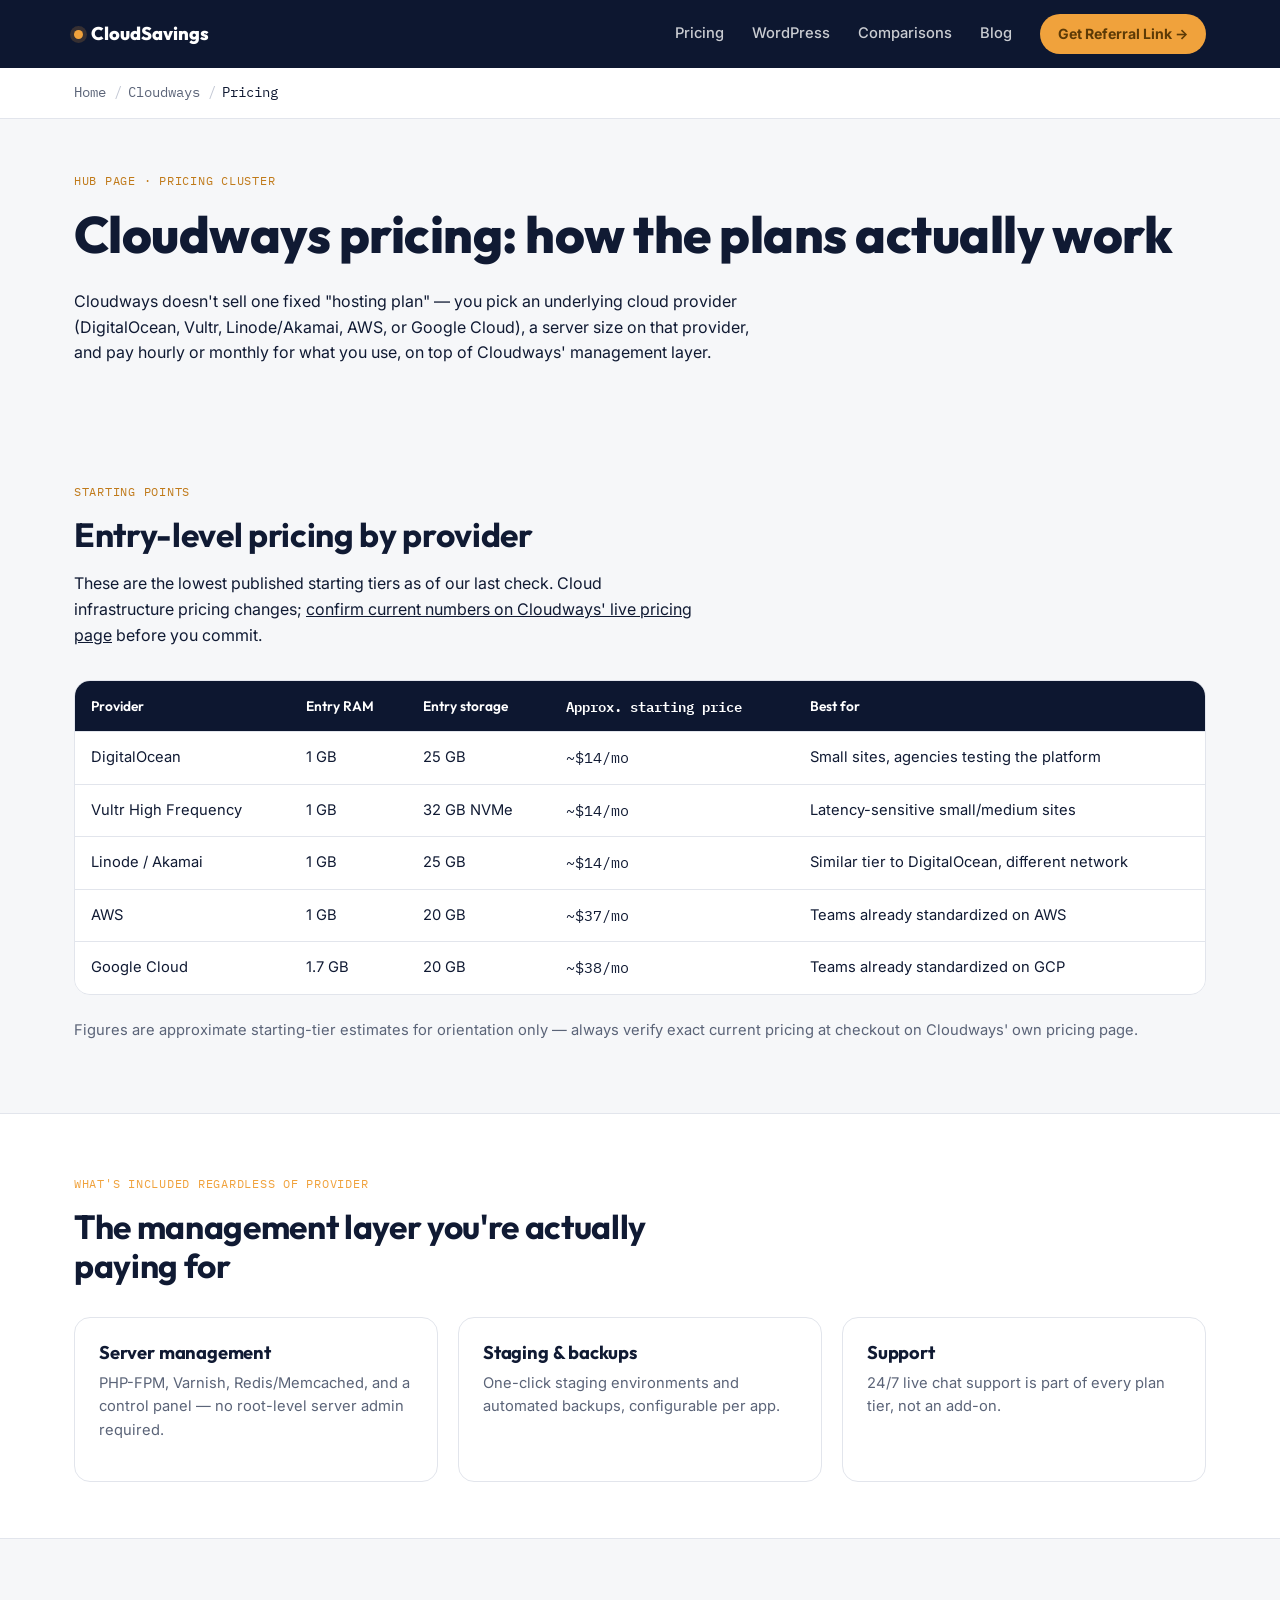
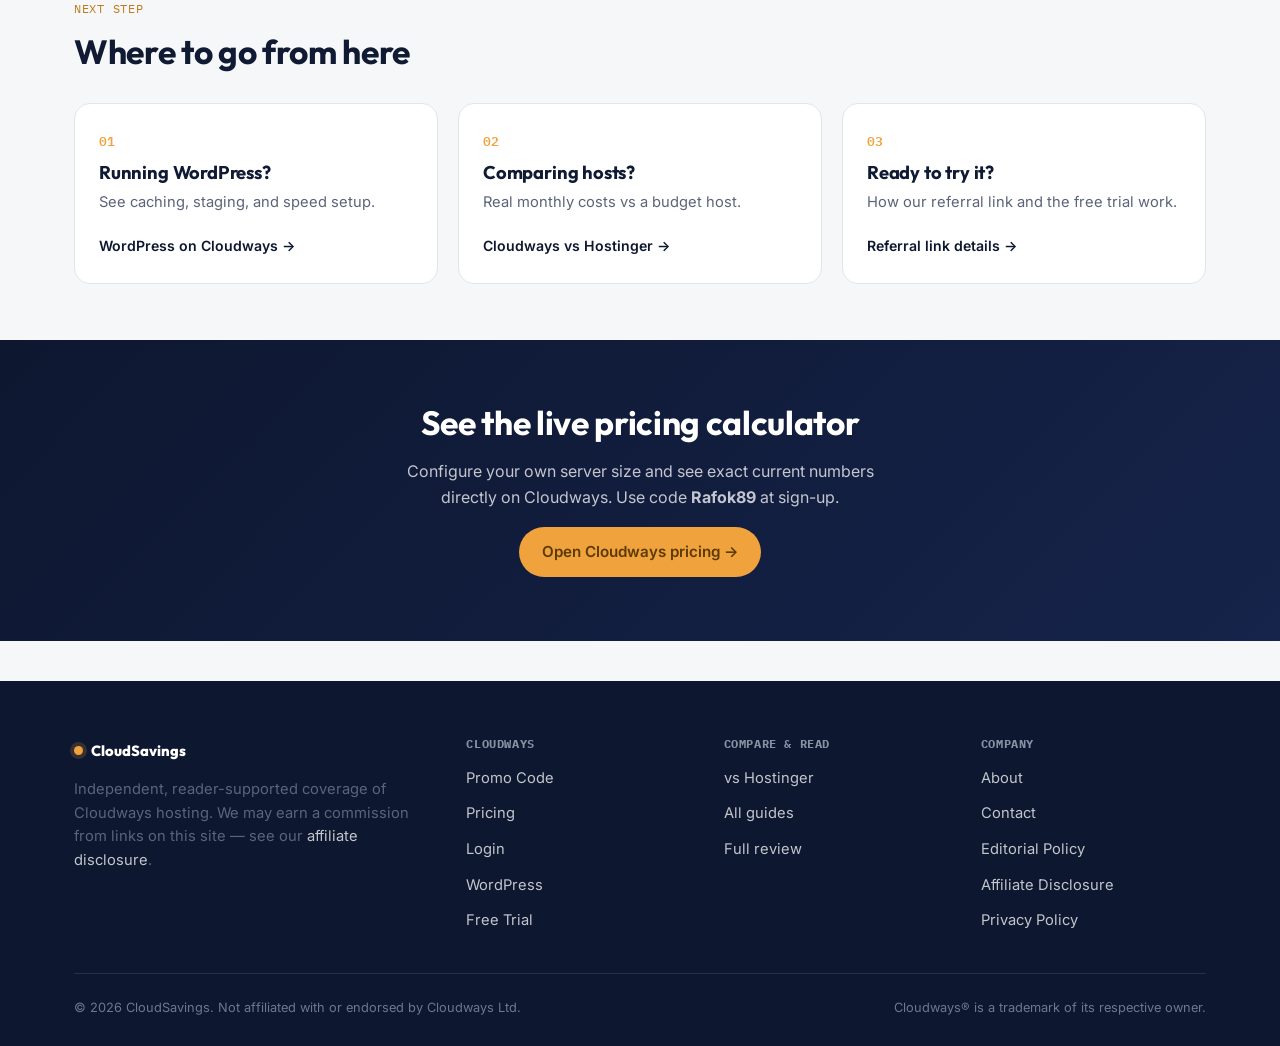
<file: cloudways/pricing/index.html>
<!DOCTYPE html>
<html lang="en">
<head>
<meta charset="UTF-8">
<meta name="viewport" content="width=device-width, initial-scale=1.0">
<meta name="google-site-verification" content="FEpn2wCnyc4aukhPVUzbwgWCq9rhpfEIRD--1cXSdJs" />
<title>Cloudways Pricing: Every Plan Compared (2026) | CloudSavings</title>
<meta name="description" content="How Cloudways pricing actually works: pay-as-you-go by provider (DigitalOcean, Vultr, Linode, AWS, Google Cloud), entry price points per provider, and what changes your bill.">
<link rel="canonical" href="https://www.cloudwys.musetrend.com/cloudways/pricing/">
<link rel="alternate" hreflang="en-us" href="https://www.cloudwys.musetrend.com/cloudways/pricing/">
<link rel="alternate" hreflang="en-gb" href="https://www.cloudwys.musetrend.com/cloudways/pricing/">
<link rel="alternate" hreflang="en-ca" href="https://www.cloudwys.musetrend.com/cloudways/pricing/">
<link rel="alternate" hreflang="en-au" href="https://www.cloudwys.musetrend.com/cloudways/pricing/">
<link rel="alternate" hreflang="en-ie" href="https://www.cloudwys.musetrend.com/cloudways/pricing/">
<link rel="alternate" hreflang="en-za" href="https://www.cloudwys.musetrend.com/cloudways/pricing/">
<link rel="alternate" hreflang="x-default" href="https://www.cloudwys.musetrend.com/cloudways/pricing/">
<meta property="og:type" content="website">
<meta property="og:title" content="Cloudways Pricing: Every Plan Compared (2026) | CloudSavings">
<meta property="og:description" content="How Cloudways pricing actually works: pay-as-you-go by provider (DigitalOcean, Vultr, Linode, AWS, Google Cloud), entry price points per provider, and what changes your bill.">
<meta property="og:url" content="https://www.cloudwys.musetrend.com/cloudways/pricing/">
<meta name="twitter:card" content="summary_large_image">
<link rel="icon" href="/assets/img/favicon.svg" type="image/svg+xml">
<link rel="manifest" href="/manifest.json">
<link rel="stylesheet" href="/assets/css/style.css">
<link rel="preconnect" href="https://fonts.googleapis.com">
<link rel="preconnect" href="https://fonts.gstatic.com" crossorigin>
<link rel="preload" as="style" href="https://fonts.googleapis.com/css2?family=Outfit:wght@600;700;800&family=Inter:wght@400;500;600;700&family=IBM+Plex+Mono:wght@400;600&display=swap" onload="this.onload=null;this.rel='stylesheet'">
<noscript><link rel="stylesheet" href="https://fonts.googleapis.com/css2?family=Outfit:wght@600;700;800&family=Inter:wght@400;500;600;700&family=IBM+Plex+Mono:wght@400;600&display=swap"></noscript>
</head>
<body>
<a class="skip-link" href="#main">Skip to content</a>

<header class="site-header">
  <div class="container">
    <a class="logo" href="/"><span class="dot"></span>CloudSavings</a>
    <nav class="primary-nav" aria-label="Primary">
      <a href="/cloudways/pricing/" aria-current="page">Pricing</a>
      <a href="/cloudways/wordpress/">WordPress</a>
      <a href="/cloudways/vs-hostinger/">Comparisons</a>
      <a href="/blog/">Blog</a>
      <a class="nav-cta" href="https://www.cloudways.com/en/?id=2192727" rel="sponsored noopener" target="_blank">Get Referral Link &rarr;</a>
    </nav>
    <button class="nav-toggle" aria-expanded="false" aria-controls="mobile-menu">Menu</button>
  </div>
  <nav class="mobile-nav" id="mobile-menu" aria-label="Mobile">
    <a href="/cloudways/promo-code/">Promo Code</a>
    <a href="/cloudways/pricing/">Pricing</a>
    <a href="/cloudways/wordpress/">WordPress</a>
    <a href="/cloudways/vs-hostinger/">Vs Hostinger</a>
    <a href="/cloudways/free-trial/">Free Trial</a>
    <a href="/blog/">Blog</a>
    <a href="/about/">About</a>
  </nav>
</header>
<nav class="breadcrumbs" aria-label="Breadcrumb">
  <div class="container">
    <ol>
        <li><a href="/">Home</a></li>
        <li><a href="/cloudways/pricing/">Cloudways</a></li>
        <li aria-current="page">Pricing</li>
    </ol>
  </div>
</nav>
<script type="application/ld+json">
{
  "@context": "https://schema.org",
  "@type": "BreadcrumbList",
  "itemListElement": [
    {
      "@type": "ListItem",
      "position": 1,
      "name": "Home",
      "item": "https://www.cloudwys.musetrend.com/"
    },
    {
      "@type": "ListItem",
      "position": 2,
      "name": "Cloudways",
      "item": "https://www.cloudwys.musetrend.com/cloudways/pricing/"
    },
    {
      "@type": "ListItem",
      "position": 3,
      "name": "Pricing"
    }
  ]
}
</script>

<main id="main">
  <section class="page-hero">
    <div class="container">
      <span class="eyebrow">Hub page &middot; pricing cluster</span>
      <h1>Cloudways pricing: how the plans actually work</h1>
      <p class="lede">Cloudways doesn't sell one fixed "hosting plan" &mdash; you pick an underlying cloud provider (DigitalOcean, Vultr, Linode/Akamai, AWS, or Google Cloud), a server size on that provider, and pay hourly or monthly for what you use, on top of Cloudways' management layer.</p>
    </div>
  </section>

  <section>
    <div class="container">
      <div class="section-head">
        <span class="eyebrow">Starting points</span>
        <h2>Entry-level pricing by provider</h2>
        <p>These are the lowest published starting tiers as of our last check. Cloud infrastructure pricing changes; <a href="https://www.cloudways.com/en/?id=2192727" rel="sponsored noopener" target="_blank">confirm current numbers on Cloudways' live pricing page</a> before you commit.</p>
      </div>
      <div class="table-wrap">
        <table>
          <thead>
            <tr><th>Provider</th><th>Entry RAM</th><th>Entry storage</th><th class="mono">Approx. starting price</th><th>Best for</th></tr>
          </thead>
          <tbody>
            <tr><td>DigitalOcean</td><td>1 GB</td><td>25 GB</td><td class="mono">~$14/mo</td><td>Small sites, agencies testing the platform</td></tr>
            <tr><td>Vultr High Frequency</td><td>1 GB</td><td>32 GB NVMe</td><td class="mono">~$14/mo</td><td>Latency-sensitive small/medium sites</td></tr>
            <tr><td>Linode / Akamai</td><td>1 GB</td><td>25 GB</td><td class="mono">~$14/mo</td><td>Similar tier to DigitalOcean, different network</td></tr>
            <tr><td>AWS</td><td>1 GB</td><td>20 GB</td><td class="mono">~$37/mo</td><td>Teams already standardized on AWS</td></tr>
            <tr><td>Google Cloud</td><td>1.7 GB</td><td>20 GB</td><td class="mono">~$38/mo</td><td>Teams already standardized on GCP</td></tr>
          </tbody>
        </table>
      </div>
      <p class="small">Figures are approximate starting-tier estimates for orientation only &mdash; always verify exact current pricing at checkout on Cloudways' own pricing page.</p>
    </div>
  </section>

  <section class="alt">
    <div class="container">
      <div class="section-head">
        <span class="eyebrow">What's included regardless of provider</span>
        <h2>The management layer you're actually paying for</h2>
      </div>
      <div class="grid grid-3">
        <div class="card"><h3>Server management</h3><p class="small">PHP-FPM, Varnish, Redis/Memcached, and a control panel &mdash; no root-level server admin required.</p></div>
        <div class="card"><h3>Staging &amp; backups</h3><p class="small">One-click staging environments and automated backups, configurable per app.</p></div>
        <div class="card"><h3>Support</h3><p class="small">24/7 live chat support is part of every plan tier, not an add-on.</p></div>
      </div>
    </div>
  </section>

  <section>
    <div class="container">
      <div class="section-head">
        <span class="eyebrow">Next step</span>
        <h2>Where to go from here</h2>
      </div>
      <div class="grid grid-3">
        <div class="card"><span class="num">01</span><h3>Running WordPress?</h3><p class="small">See caching, staging, and speed setup.</p><a href="/cloudways/wordpress/">WordPress on Cloudways &rarr;</a></div>
        <div class="card"><span class="num">02</span><h3>Comparing hosts?</h3><p class="small">Real monthly costs vs a budget host.</p><a href="/cloudways/vs-hostinger/">Cloudways vs Hostinger &rarr;</a></div>
        <div class="card"><span class="num">03</span><h3>Ready to try it?</h3><p class="small">How our referral link and the free trial work.</p><a href="/cloudways/promo-code/">Referral link details &rarr;</a></div>
      </div>
    </div>
  </section>

  <section class="cta-band">
    <div class="container">
      <h2>See the live pricing calculator</h2>
      <p>Configure your own server size and see exact current numbers directly on Cloudways. Use code <strong>Rafok89</strong> at sign-up.</p>
      <a class="btn btn-amber" href="https://www.cloudways.com/en/?id=2192727" rel="sponsored noopener" target="_blank">Open Cloudways pricing &rarr;</a>
    </div>
  </section>
</main>
<footer class="site-footer">
  <div class="container">
    <div class="footer-grid">
      <div>
        <a class="logo" href="/"><span class="dot"></span>CloudSavings</a>
        <p class="small" style="margin-top:12px; max-width:38ch;">Independent, reader-supported coverage of Cloudways hosting. We may earn a commission from links on this site &mdash; see our <a href="/affiliate-disclosure/">affiliate disclosure</a>.</p>
      </div>
      <div>
        <h4>Cloudways</h4>
        <ul>
          <li><a href="/cloudways/promo-code/">Promo Code</a></li>
          <li><a href="/cloudways/pricing/">Pricing</a></li>
          <li><a href="/cloudways/login/">Login</a></li>
          <li><a href="/cloudways/wordpress/">WordPress</a></li>
          <li><a href="/cloudways/free-trial/">Free Trial</a></li>
        </ul>
      </div>
      <div>
        <h4>Compare &amp; Read</h4>
        <ul>
          <li><a href="/cloudways/vs-hostinger/">vs Hostinger</a></li>
          <li><a href="/blog/">All guides</a></li>
          <li><a href="/blog/cloudways-review/">Full review</a></li>
        </ul>
      </div>
      <div>
        <h4>Company</h4>
        <ul>
          <li><a href="/about/">About</a></li>
          <li><a href="/contact/">Contact</a></li>
          <li><a href="/editorial-policy/">Editorial Policy</a></li>
          <li><a href="/affiliate-disclosure/">Affiliate Disclosure</a></li>
          <li><a href="/privacy-policy/">Privacy Policy</a></li>
        </ul>
      </div>
    </div>
    <div class="footer-bottom">
      <span>&copy; 2026 CloudSavings. Not affiliated with or endorsed by Cloudways Ltd.</span>
      <span>Cloudways&reg; is a trademark of its respective owner.</span>
    </div>
  </div>
</footer>

<script src="/assets/js/main.js"></script>
</body>
</html>
</file>
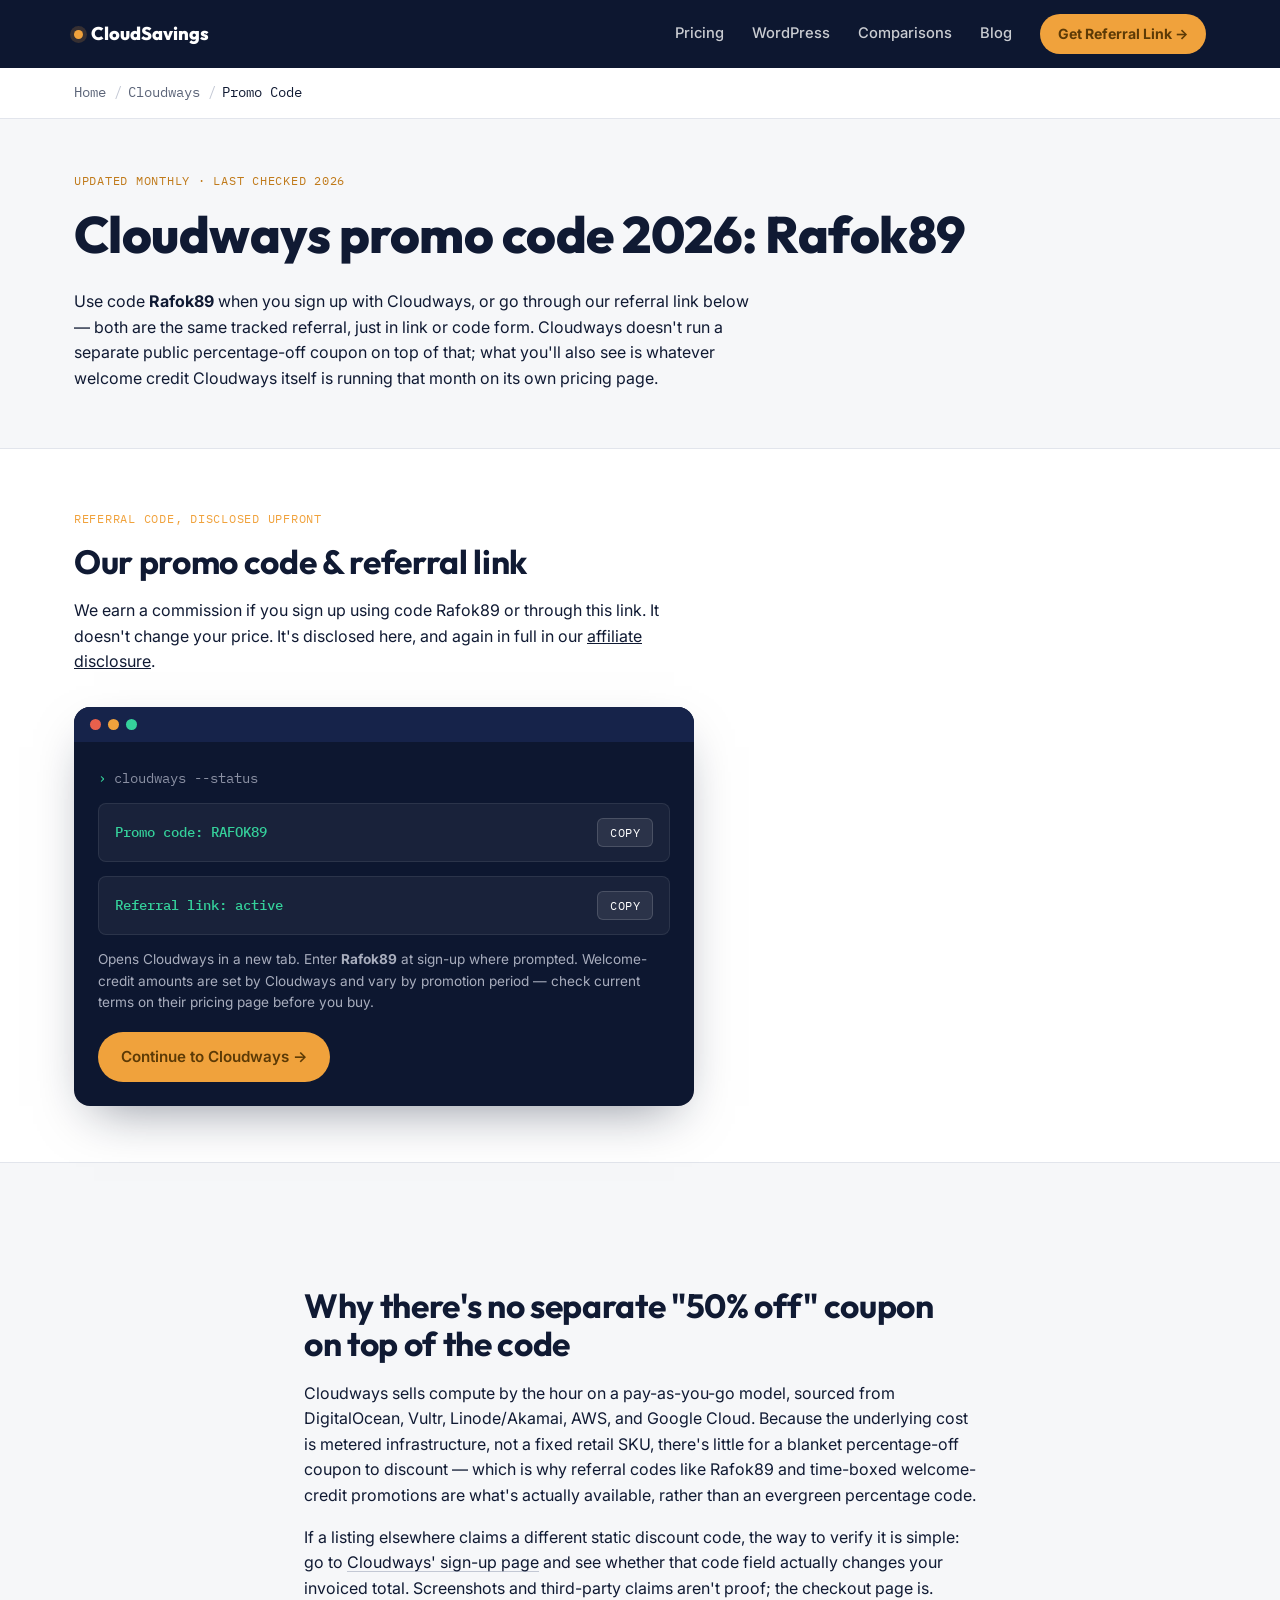
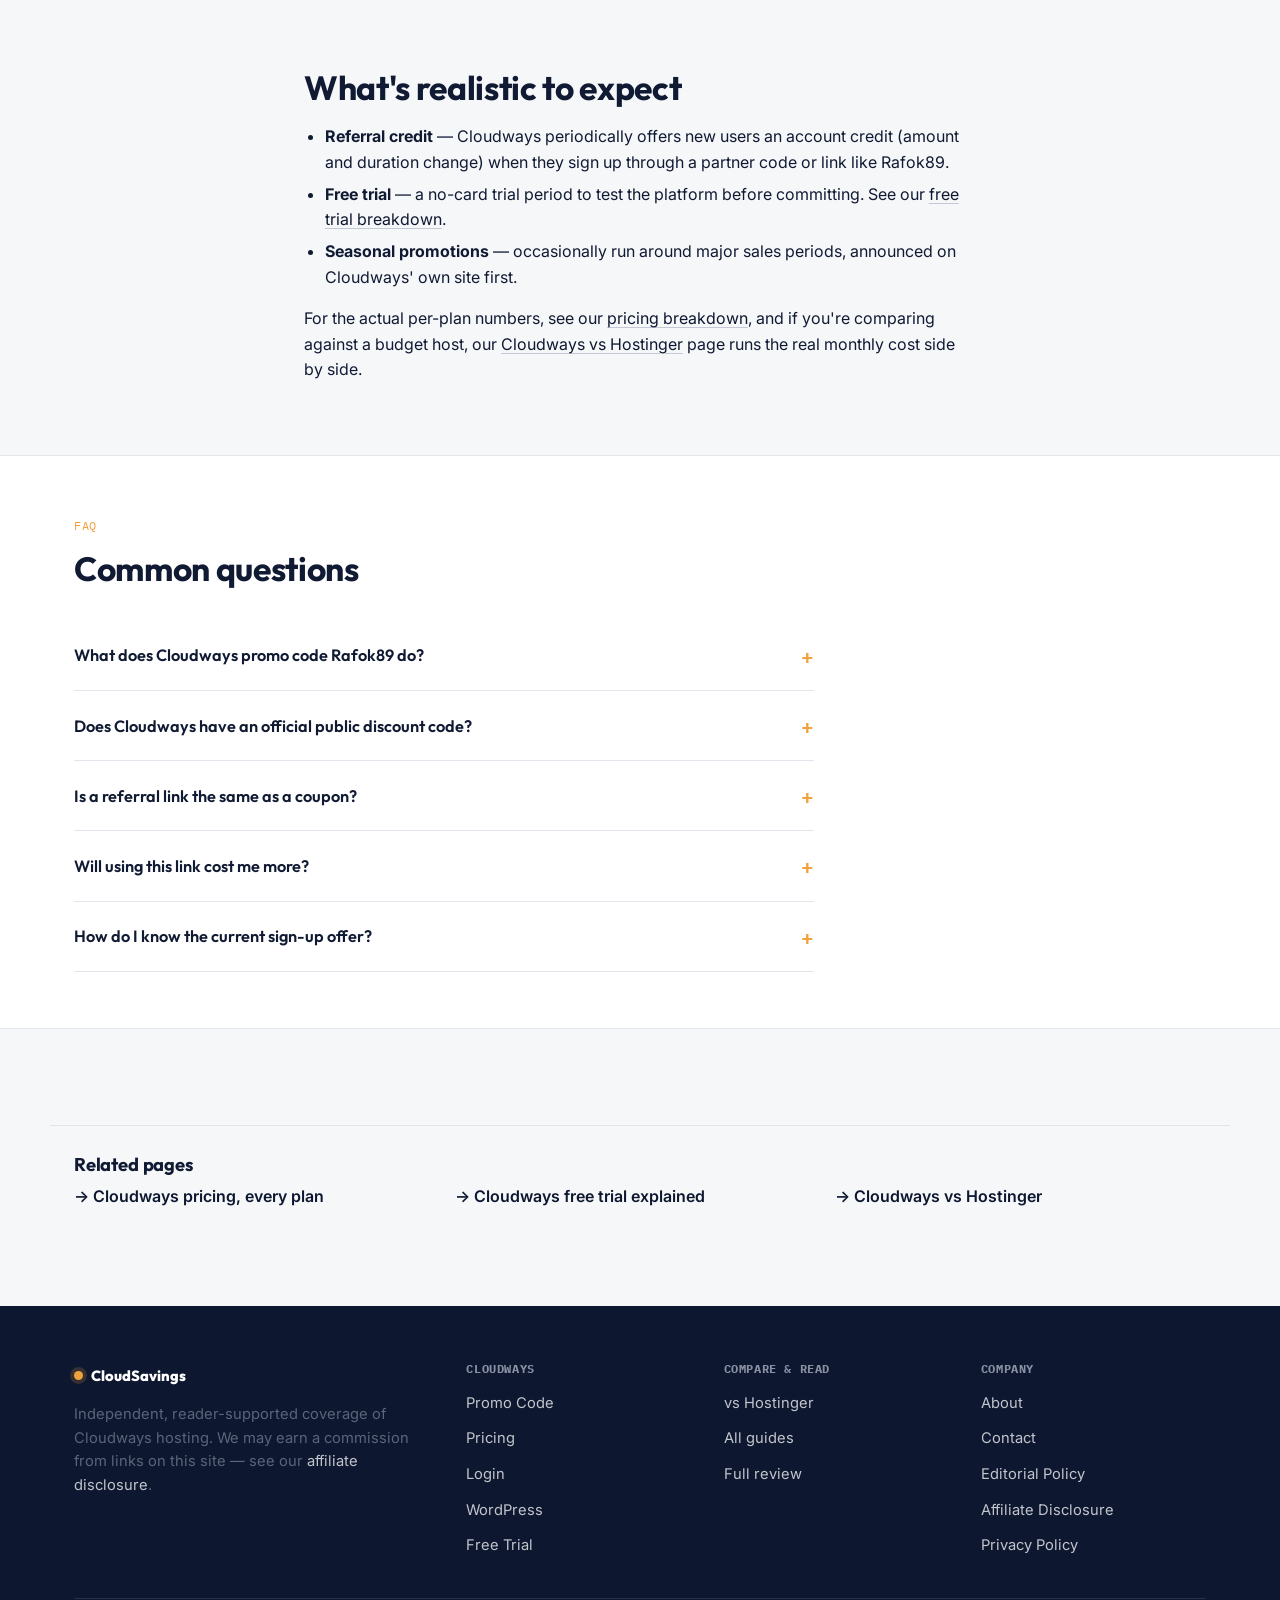
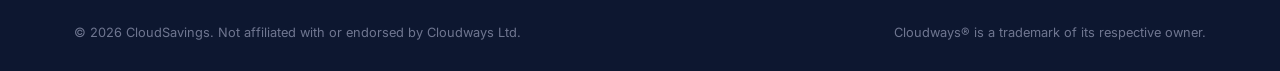
<file: cloudways/promo-code/index.html>
<!DOCTYPE html>
<html lang="en">
<head>
<meta charset="UTF-8">
<meta name="viewport" content="width=device-width, initial-scale=1.0">
<meta name="google-site-verification" content="FEpn2wCnyc4aukhPVUzbwgWCq9rhpfEIRD--1cXSdJs" />
<title>Cloudways Promo Code 2026: Rafok89 (Referral Savings Guide) | CloudSavings</title>
<meta name="description" content="Use Cloudways promo code Rafok89 at sign-up, plus our tracked referral link. How the code works, what it credits, and how to confirm the current welcome offer before you buy.">
<link rel="canonical" href="https://www.cloudwys.musetrend.com/cloudways/promo-code/">
<link rel="alternate" hreflang="en-us" href="https://www.cloudwys.musetrend.com/cloudways/promo-code/">
<link rel="alternate" hreflang="en-gb" href="https://www.cloudwys.musetrend.com/cloudways/promo-code/">
<link rel="alternate" hreflang="en-ca" href="https://www.cloudwys.musetrend.com/cloudways/promo-code/">
<link rel="alternate" hreflang="en-au" href="https://www.cloudwys.musetrend.com/cloudways/promo-code/">
<link rel="alternate" hreflang="en-ie" href="https://www.cloudwys.musetrend.com/cloudways/promo-code/">
<link rel="alternate" hreflang="en-za" href="https://www.cloudwys.musetrend.com/cloudways/promo-code/">
<link rel="alternate" hreflang="x-default" href="https://www.cloudwys.musetrend.com/cloudways/promo-code/">
<meta property="og:type" content="website">
<meta property="og:title" content="Cloudways Promo Code 2026: Rafok89 (Referral Savings Guide) | CloudSavings">
<meta property="og:description" content="Use Cloudways promo code Rafok89 at sign-up, plus our tracked referral link. How the code works, what it credits, and how to confirm the current welcome offer before you buy.">
<meta property="og:url" content="https://www.cloudwys.musetrend.com/cloudways/promo-code/">
<meta name="twitter:card" content="summary_large_image">
<link rel="icon" href="/assets/img/favicon.svg" type="image/svg+xml">
<link rel="manifest" href="/manifest.json">
<link rel="stylesheet" href="/assets/css/style.css">
<link rel="preconnect" href="https://fonts.googleapis.com">
<link rel="preconnect" href="https://fonts.gstatic.com" crossorigin>
<link rel="preload" as="style" href="https://fonts.googleapis.com/css2?family=Outfit:wght@600;700;800&family=Inter:wght@400;500;600;700&family=IBM+Plex+Mono:wght@400;600&display=swap" onload="this.onload=null;this.rel='stylesheet'">
<noscript><link rel="stylesheet" href="https://fonts.googleapis.com/css2?family=Outfit:wght@600;700;800&family=Inter:wght@400;500;600;700&family=IBM+Plex+Mono:wght@400;600&display=swap"></noscript>
<script type="application/ld+json">
{
  "@context": "https://schema.org",
  "@type": "FAQPage",
  "mainEntity": [
    {
      "@type": "Question",
      "name": "What does Cloudways promo code Rafok89 do?",
      "acceptedAnswer": {
        "@type": "Answer",
        "text": "Rafok89 is our tracked referral code. Entering it (or using the referral link on this page) credits CloudSavings if you sign up, and it does not add anything to your invoiced total. Any welcome credit tied to sign-up is Cloudways' own current offer, not a discount the code itself applies \u2014 confirm the live amount on Cloudways' pricing page before you buy."
      }
    },
    {
      "@type": "Question",
      "name": "Does Cloudways have an official public discount code?",
      "acceptedAnswer": {
        "@type": "Answer",
        "text": "Cloudways does not run a permanent public discount-code program open to everyone. What's consistently available is a tracked referral code or link (like Rafok89 above) and occasional time-limited sign-up promotions that Cloudways runs directly on its own pricing page. If you see a site claiming a permanent \"50% off forever\" code, treat it as unverified until you can confirm it on cloudways.com at checkout."
      }
    },
    {
      "@type": "Question",
      "name": "Is a referral link the same as a coupon?",
      "acceptedAnswer": {
        "@type": "Answer",
        "text": "No, and we don't want to blur that line. A coupon is issued by the merchant and applies a discount automatically. A referral link is a tracked URL that credits the referring site with a commission if you sign up &mdash; it doesn't change your price unless Cloudways is separately running a sign-up credit promotion at that time, which it sometimes does."
      }
    },
    {
      "@type": "Question",
      "name": "Will using this link cost me more?",
      "acceptedAnswer": {
        "@type": "Answer",
        "text": "No. Referral tracking doesn't add anything to your bill. You pay Cloudways' standard published rate for the plan and usage you choose, whether you arrive via a referral link or by typing the URL directly."
      }
    },
    {
      "@type": "Question",
      "name": "How do I know the current sign-up offer?",
      "acceptedAnswer": {
        "@type": "Answer",
        "text": "Cloudways' own pricing page is the source of truth, since promotions change without notice. We link to it from this page and update our notes when we notice a change, but always confirm the live number before you enter payment details."
      }
    }
  ]
}
</script>
<script type="application/ld+json">
{
  "@context": "https://schema.org",
  "@type": "Service",
  "name": "Cloudways hosting sign-up via CloudSavings referral",
  "serviceType": "Cloud hosting referral",
  "provider": {
    "@type": "Organization",
    "name": "CloudSavings",
    "url": "https://www.cloudwys.musetrend.com/"
  },
  "areaServed": ["US", "CA", "GB", "AU", "IE", "ZA", "Europe"],
  "offers": {
    "@type": "Offer",
    "url": "https://www.cloudways.com/en/?id=2192727",
    "seller": {
      "@type": "Organization",
      "name": "Cloudways"
    },
    "description": "Tracked referral code for Cloudways managed cloud hosting sign-up. Does not change the price you pay; any welcome credit is set by Cloudways and varies by promotion period.",
    "additionalProperty": {
      "@type": "PropertyValue",
      "name": "Referral code",
      "value": "Rafok89"
    }
  }
}
</script>
</head>
<body>
<a class="skip-link" href="#main">Skip to content</a>

<header class="site-header">
  <div class="container">
    <a class="logo" href="/"><span class="dot"></span>CloudSavings</a>
    <nav class="primary-nav" aria-label="Primary">
      <a href="/cloudways/pricing/">Pricing</a>
      <a href="/cloudways/wordpress/">WordPress</a>
      <a href="/cloudways/vs-hostinger/">Comparisons</a>
      <a href="/blog/">Blog</a>
      <a class="nav-cta" href="https://www.cloudways.com/en/?id=2192727" rel="sponsored noopener" target="_blank">Get Referral Link &rarr;</a>
    </nav>
    <button class="nav-toggle" aria-expanded="false" aria-controls="mobile-menu">Menu</button>
  </div>
  <nav class="mobile-nav" id="mobile-menu" aria-label="Mobile">
    <a href="/cloudways/promo-code/">Promo Code</a>
    <a href="/cloudways/pricing/">Pricing</a>
    <a href="/cloudways/wordpress/">WordPress</a>
    <a href="/cloudways/vs-hostinger/">Vs Hostinger</a>
    <a href="/cloudways/free-trial/">Free Trial</a>
    <a href="/blog/">Blog</a>
    <a href="/about/">About</a>
  </nav>
</header>
<nav class="breadcrumbs" aria-label="Breadcrumb">
  <div class="container">
    <ol>
        <li><a href="/">Home</a></li>
        <li><a href="/cloudways/pricing/">Cloudways</a></li>
        <li aria-current="page">Promo Code</li>
    </ol>
  </div>
</nav>
<script type="application/ld+json">
{
  "@context": "https://schema.org",
  "@type": "BreadcrumbList",
  "itemListElement": [
    {
      "@type": "ListItem",
      "position": 1,
      "name": "Home",
      "item": "https://www.cloudwys.musetrend.com/"
    },
    {
      "@type": "ListItem",
      "position": 2,
      "name": "Cloudways",
      "item": "https://www.cloudwys.musetrend.com/cloudways/pricing/"
    },
    {
      "@type": "ListItem",
      "position": 3,
      "name": "Promo Code"
    }
  ]
}
</script>

<main id="main">
  <section class="page-hero">
    <div class="container">
      <span class="eyebrow">Updated monthly &middot; last checked 2026</span>
      <h1>Cloudways promo code 2026: Rafok89</h1>
      <p class="lede">Use code <strong>Rafok89</strong> when you sign up with Cloudways, or go through our referral link below &mdash; both are the same tracked referral, just in link or code form. Cloudways doesn't run a separate public percentage-off coupon on top of that; what you'll also see is whatever welcome credit Cloudways itself is running that month on its own pricing page.</p>
    </div>
  </section>

  <section class="alt">
    <div class="container">
      <div class="section-head">
        <span class="eyebrow">Referral code, disclosed upfront</span>
        <h2>Our promo code &amp; referral link</h2>
        <p>We earn a commission if you sign up using code Rafok89 or through this link. It doesn't change your price. It's disclosed here, and again in full in our <a href="/affiliate-disclosure/">affiliate disclosure</a>.</p>
      </div>
      <div class="console">
        <div class="console-bar"><span></span><span></span><span></span></div>
        <div class="console-body">
          <span class="console-line">cloudways --status</span>
          <div class="console-code">
            <strong>Promo code: RAFOK89</strong>
            <button class="copy-btn" data-copy="Rafok89">COPY</button>
          </div>
          <div class="console-code">
            <strong>Referral link: active</strong>
            <button class="copy-btn" data-copy="https://www.cloudways.com/en/?id=2192727">COPY</button>
          </div>
          <p class="console-note">Opens Cloudways in a new tab. Enter <strong>Rafok89</strong> at sign-up where prompted. Welcome-credit amounts are set by Cloudways and vary by promotion period &mdash; check current terms on their pricing page before you buy.</p>
          <a class="btn btn-amber" href="https://www.cloudways.com/en/?id=2192727" rel="sponsored noopener" target="_blank">Continue to Cloudways &rarr;</a>
        </div>
      </div>
    </div>
  </section>

  <section>
    <div class="container prose">
      <h2>Why there's no separate "50% off" coupon on top of the code</h2>
      <p>Cloudways sells compute by the hour on a pay-as-you-go model, sourced from DigitalOcean, Vultr, Linode/Akamai, AWS, and Google Cloud. Because the underlying cost is metered infrastructure, not a fixed retail SKU, there's little for a blanket percentage-off coupon to discount &mdash; which is why referral codes like Rafok89 and time-boxed welcome-credit promotions are what's actually available, rather than an evergreen percentage code.</p>
      <p>If a listing elsewhere claims a different static discount code, the way to verify it is simple: go to <a href="https://www.cloudways.com/en/?id=2192727" rel="sponsored noopener" target="_blank">Cloudways' sign-up page</a> and see whether that code field actually changes your invoiced total. Screenshots and third-party claims aren't proof; the checkout page is.</p>
      <h2>What's realistic to expect</h2>
      <ul>
        <li><strong>Referral credit</strong> &mdash; Cloudways periodically offers new users an account credit (amount and duration change) when they sign up through a partner code or link like Rafok89.</li>
        <li><strong>Free trial</strong> &mdash; a no-card trial period to test the platform before committing. See our <a href="/cloudways/free-trial/">free trial breakdown</a>.</li>
        <li><strong>Seasonal promotions</strong> &mdash; occasionally run around major sales periods, announced on Cloudways' own site first.</li>
      </ul>
      <p>For the actual per-plan numbers, see our <a href="/cloudways/pricing/">pricing breakdown</a>, and if you're comparing against a budget host, our <a href="/cloudways/vs-hostinger/">Cloudways vs Hostinger</a> page runs the real monthly cost side by side.</p>
    </div>
  </section>

  <section class="alt">
    <div class="container">
      <div class="section-head">
        <span class="eyebrow">FAQ</span>
        <h2>Common questions</h2>
      </div>
      <div class="faq">
      <details>
        <summary>What does Cloudways promo code Rafok89 do?</summary>
        <p class="faq-a">Rafok89 is our tracked referral code. Entering it (or using the referral link on this page) credits CloudSavings if you sign up, and it does not add anything to your invoiced total. Any welcome credit tied to sign-up is Cloudways' own current offer, not a discount the code itself applies &mdash; confirm the live amount on Cloudways' pricing page before you buy.</p>
      </details>
      <details>
        <summary>Does Cloudways have an official public discount code?</summary>
        <p class="faq-a">Cloudways does not run a permanent public discount-code program open to everyone. What's consistently available is a tracked referral code or link (like Rafok89 above) and occasional time-limited sign-up promotions that Cloudways runs directly on its own pricing page. If you see a site claiming a permanent "50% off forever" code, treat it as unverified until you can confirm it on cloudways.com at checkout.</p>
      </details>
      <details>
        <summary>Is a referral link the same as a coupon?</summary>
        <p class="faq-a">No, and we don't want to blur that line. A coupon is issued by the merchant and applies a discount automatically. A referral link is a tracked URL that credits the referring site with a commission if you sign up &mdash; it doesn't change your price unless Cloudways is separately running a sign-up credit promotion at that time, which it sometimes does.</p>
      </details>
      <details>
        <summary>Will using this link cost me more?</summary>
        <p class="faq-a">No. Referral tracking doesn't add anything to your bill. You pay Cloudways' standard published rate for the plan and usage you choose, whether you arrive via a referral link or by typing the URL directly.</p>
      </details>
      <details>
        <summary>How do I know the current sign-up offer?</summary>
        <p class="faq-a">Cloudways' own pricing page is the source of truth, since promotions change without notice. We link to it from this page and update our notes when we notice a change, but always confirm the live number before you enter payment details.</p>
      </details>
      </div>
    </div>
  </section>

  <section>
    <div class="container related">
      <h3>Related pages</h3>
      <ul class="grid grid-3" style="list-style:none;padding:0;">
        <li><a href="/cloudways/pricing/">&rarr; Cloudways pricing, every plan</a></li>
        <li><a href="/cloudways/free-trial/">&rarr; Cloudways free trial explained</a></li>
        <li><a href="/cloudways/vs-hostinger/">&rarr; Cloudways vs Hostinger</a></li>
      </ul>
    </div>
  </section>
</main>
<footer class="site-footer">
  <div class="container">
    <div class="footer-grid">
      <div>
        <a class="logo" href="/"><span class="dot"></span>CloudSavings</a>
        <p class="small" style="margin-top:12px; max-width:38ch;">Independent, reader-supported coverage of Cloudways hosting. We may earn a commission from links on this site &mdash; see our <a href="/affiliate-disclosure/">affiliate disclosure</a>.</p>
      </div>
      <div>
        <h4>Cloudways</h4>
        <ul>
          <li><a href="/cloudways/promo-code/">Promo Code</a></li>
          <li><a href="/cloudways/pricing/">Pricing</a></li>
          <li><a href="/cloudways/login/">Login</a></li>
          <li><a href="/cloudways/wordpress/">WordPress</a></li>
          <li><a href="/cloudways/free-trial/">Free Trial</a></li>
        </ul>
      </div>
      <div>
        <h4>Compare &amp; Read</h4>
        <ul>
          <li><a href="/cloudways/vs-hostinger/">vs Hostinger</a></li>
          <li><a href="/blog/">All guides</a></li>
          <li><a href="/blog/cloudways-review/">Full review</a></li>
        </ul>
      </div>
      <div>
        <h4>Company</h4>
        <ul>
          <li><a href="/about/">About</a></li>
          <li><a href="/contact/">Contact</a></li>
          <li><a href="/editorial-policy/">Editorial Policy</a></li>
          <li><a href="/affiliate-disclosure/">Affiliate Disclosure</a></li>
          <li><a href="/privacy-policy/">Privacy Policy</a></li>
        </ul>
      </div>
    </div>
    <div class="footer-bottom">
      <span>&copy; 2026 CloudSavings. Not affiliated with or endorsed by Cloudways Ltd.</span>
      <span>Cloudways&reg; is a trademark of its respective owner.</span>
    </div>
  </div>
</footer>

<script src="/assets/js/main.js"></script>
</body>
</html>
</file>
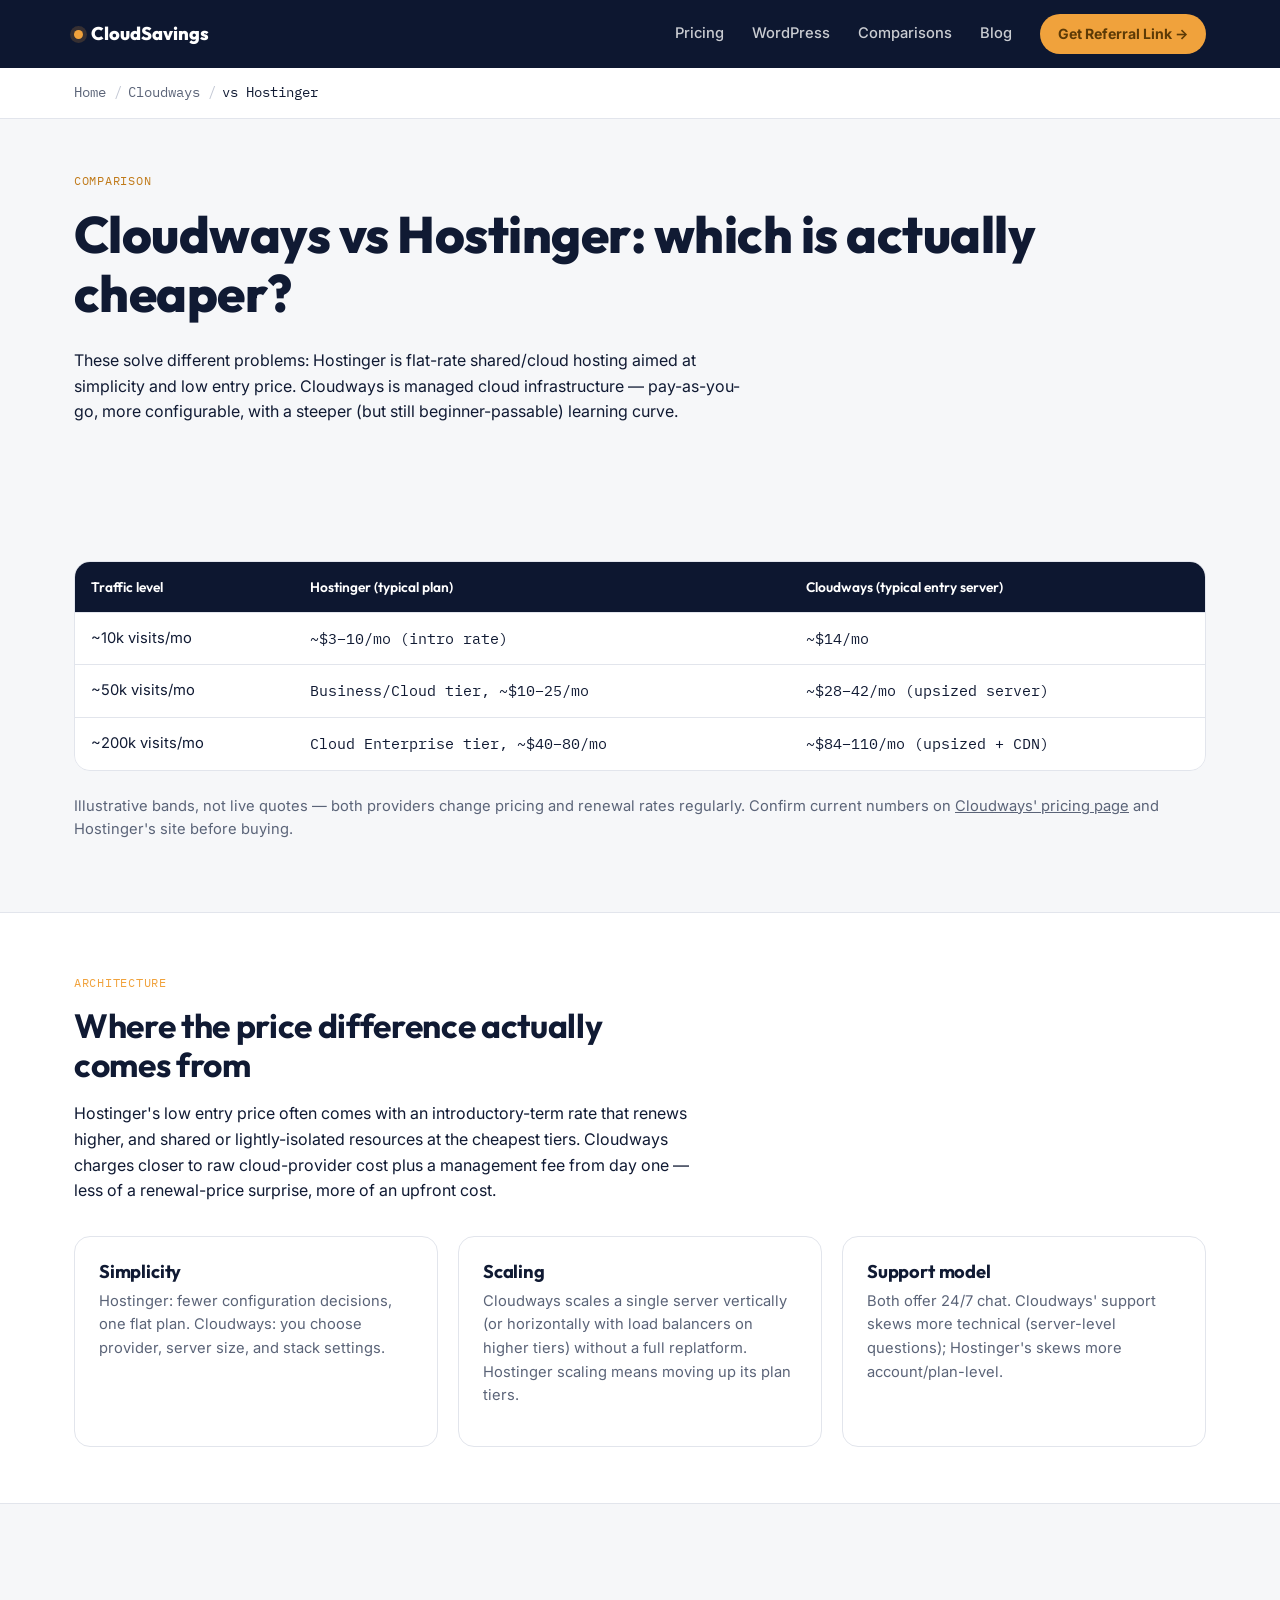
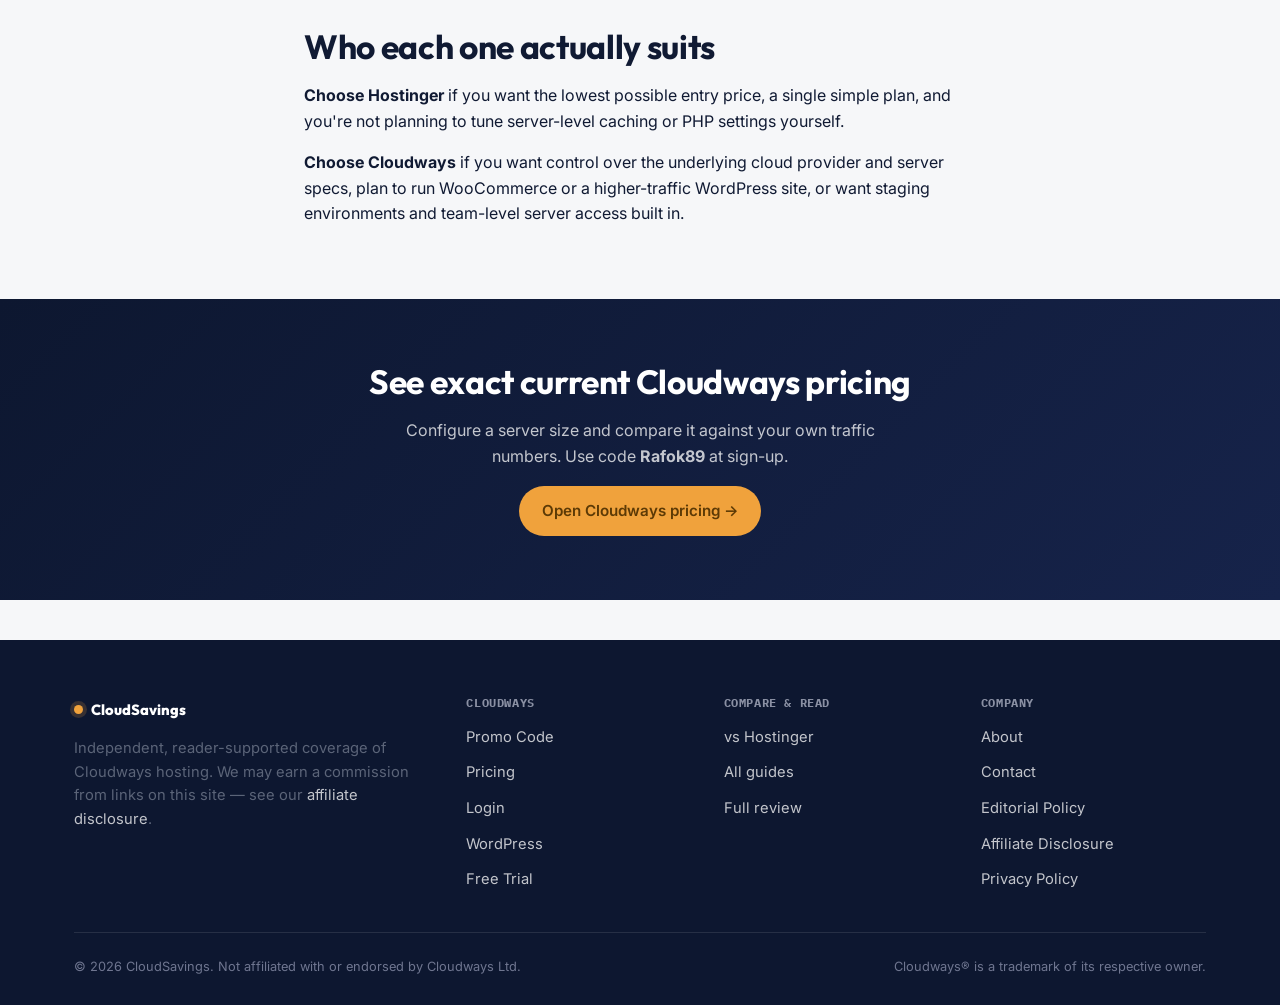
<file: cloudways/vs-hostinger/index.html>
<!DOCTYPE html>
<html lang="en">
<head>
<meta charset="UTF-8">
<meta name="viewport" content="width=device-width, initial-scale=1.0">
<meta name="google-site-verification" content="FEpn2wCnyc4aukhPVUzbwgWCq9rhpfEIRD--1cXSdJs" />
<title>Cloudways vs Hostinger: Which Is Actually Cheaper? (2026) | CloudSavings</title>
<meta name="description" content="Real monthly costs at 10k, 50k, and 200k visits/month, plus architecture, support, and who each host actually suits.">
<link rel="canonical" href="https://www.cloudwys.musetrend.com/cloudways/vs-hostinger/">
<link rel="alternate" hreflang="en-us" href="https://www.cloudwys.musetrend.com/cloudways/vs-hostinger/">
<link rel="alternate" hreflang="en-gb" href="https://www.cloudwys.musetrend.com/cloudways/vs-hostinger/">
<link rel="alternate" hreflang="en-ca" href="https://www.cloudwys.musetrend.com/cloudways/vs-hostinger/">
<link rel="alternate" hreflang="en-au" href="https://www.cloudwys.musetrend.com/cloudways/vs-hostinger/">
<link rel="alternate" hreflang="en-ie" href="https://www.cloudwys.musetrend.com/cloudways/vs-hostinger/">
<link rel="alternate" hreflang="en-za" href="https://www.cloudwys.musetrend.com/cloudways/vs-hostinger/">
<link rel="alternate" hreflang="x-default" href="https://www.cloudwys.musetrend.com/cloudways/vs-hostinger/">
<meta property="og:type" content="website">
<meta property="og:title" content="Cloudways vs Hostinger: Which Is Actually Cheaper? (2026) | CloudSavings">
<meta property="og:description" content="Real monthly costs at 10k, 50k, and 200k visits/month, plus architecture, support, and who each host actually suits.">
<meta property="og:url" content="https://www.cloudwys.musetrend.com/cloudways/vs-hostinger/">
<meta name="twitter:card" content="summary_large_image">
<link rel="icon" href="/assets/img/favicon.svg" type="image/svg+xml">
<link rel="manifest" href="/manifest.json">
<link rel="stylesheet" href="/assets/css/style.css">
<link rel="preconnect" href="https://fonts.googleapis.com">
<link rel="preconnect" href="https://fonts.gstatic.com" crossorigin>
<link rel="preload" as="style" href="https://fonts.googleapis.com/css2?family=Outfit:wght@600;700;800&family=Inter:wght@400;500;600;700&family=IBM+Plex+Mono:wght@400;600&display=swap" onload="this.onload=null;this.rel='stylesheet'">
<noscript><link rel="stylesheet" href="https://fonts.googleapis.com/css2?family=Outfit:wght@600;700;800&family=Inter:wght@400;500;600;700&family=IBM+Plex+Mono:wght@400;600&display=swap"></noscript>
</head>
<body>
<a class="skip-link" href="#main">Skip to content</a>

<header class="site-header">
  <div class="container">
    <a class="logo" href="/"><span class="dot"></span>CloudSavings</a>
    <nav class="primary-nav" aria-label="Primary">
      <a href="/cloudways/pricing/">Pricing</a>
      <a href="/cloudways/wordpress/">WordPress</a>
      <a href="/cloudways/vs-hostinger/" aria-current="page">Comparisons</a>
      <a href="/blog/">Blog</a>
      <a class="nav-cta" href="https://www.cloudways.com/en/?id=2192727" rel="sponsored noopener" target="_blank">Get Referral Link &rarr;</a>
    </nav>
    <button class="nav-toggle" aria-expanded="false" aria-controls="mobile-menu">Menu</button>
  </div>
  <nav class="mobile-nav" id="mobile-menu" aria-label="Mobile">
    <a href="/cloudways/promo-code/">Promo Code</a>
    <a href="/cloudways/pricing/">Pricing</a>
    <a href="/cloudways/wordpress/">WordPress</a>
    <a href="/cloudways/vs-hostinger/">Vs Hostinger</a>
    <a href="/cloudways/free-trial/">Free Trial</a>
    <a href="/blog/">Blog</a>
    <a href="/about/">About</a>
  </nav>
</header>
<nav class="breadcrumbs" aria-label="Breadcrumb">
  <div class="container">
    <ol>
        <li><a href="/">Home</a></li>
        <li><a href="/cloudways/pricing/">Cloudways</a></li>
        <li aria-current="page">vs Hostinger</li>
    </ol>
  </div>
</nav>
<script type="application/ld+json">
{
  "@context": "https://schema.org",
  "@type": "BreadcrumbList",
  "itemListElement": [
    {
      "@type": "ListItem",
      "position": 1,
      "name": "Home",
      "item": "https://www.cloudwys.musetrend.com/"
    },
    {
      "@type": "ListItem",
      "position": 2,
      "name": "Cloudways",
      "item": "https://www.cloudwys.musetrend.com/cloudways/pricing/"
    },
    {
      "@type": "ListItem",
      "position": 3,
      "name": "vs Hostinger"
    }
  ]
}
</script>

<main id="main">
  <section class="page-hero">
    <div class="container">
      <span class="eyebrow">Comparison</span>
      <h1>Cloudways vs Hostinger: which is actually cheaper?</h1>
      <p class="lede">These solve different problems: Hostinger is flat-rate shared/cloud hosting aimed at simplicity and low entry price. Cloudways is managed cloud infrastructure &mdash; pay-as-you-go, more configurable, with a steeper (but still beginner-passable) learning curve.</p>
    </div>
  </section>

  <section>
    <div class="container">
      <div class="table-wrap">
        <table>
          <thead>
            <tr><th>Traffic level</th><th>Hostinger (typical plan)</th><th>Cloudways (typical entry server)</th></tr>
          </thead>
          <tbody>
            <tr><td>~10k visits/mo</td><td class="mono">~$3&ndash;10/mo (intro rate)</td><td class="mono">~$14/mo</td></tr>
            <tr><td>~50k visits/mo</td><td class="mono">Business/Cloud tier, ~$10&ndash;25/mo</td><td class="mono">~$28&ndash;42/mo (upsized server)</td></tr>
            <tr><td>~200k visits/mo</td><td class="mono">Cloud Enterprise tier, ~$40&ndash;80/mo</td><td class="mono">~$84&ndash;110/mo (upsized + CDN)</td></tr>
          </tbody>
        </table>
      </div>
      <p class="small">Illustrative bands, not live quotes &mdash; both providers change pricing and renewal rates regularly. Confirm current numbers on <a href="https://www.cloudways.com/en/?id=2192727" rel="sponsored noopener" target="_blank">Cloudways' pricing page</a> and Hostinger's site before buying.</p>
    </div>
  </section>

  <section class="alt">
    <div class="container">
      <div class="section-head">
        <span class="eyebrow">Architecture</span>
        <h2>Where the price difference actually comes from</h2>
        <p>Hostinger's low entry price often comes with an introductory-term rate that renews higher, and shared or lightly-isolated resources at the cheapest tiers. Cloudways charges closer to raw cloud-provider cost plus a management fee from day one &mdash; less of a renewal-price surprise, more of an upfront cost.</p>
      </div>
      <div class="grid grid-3">
        <div class="card"><h3>Simplicity</h3><p class="small">Hostinger: fewer configuration decisions, one flat plan. Cloudways: you choose provider, server size, and stack settings.</p></div>
        <div class="card"><h3>Scaling</h3><p class="small">Cloudways scales a single server vertically (or horizontally with load balancers on higher tiers) without a full replatform. Hostinger scaling means moving up its plan tiers.</p></div>
        <div class="card"><h3>Support model</h3><p class="small">Both offer 24/7 chat. Cloudways' support skews more technical (server-level questions); Hostinger's skews more account/plan-level.</p></div>
      </div>
    </div>
  </section>

  <section>
    <div class="container prose">
      <h2>Who each one actually suits</h2>
      <p><strong>Choose Hostinger</strong> if you want the lowest possible entry price, a single simple plan, and you're not planning to tune server-level caching or PHP settings yourself.</p>
      <p><strong>Choose Cloudways</strong> if you want control over the underlying cloud provider and server specs, plan to run WooCommerce or a higher-traffic WordPress site, or want staging environments and team-level server access built in.</p>
    </div>
  </section>

  <section class="cta-band">
    <div class="container">
      <h2>See exact current Cloudways pricing</h2>
      <p>Configure a server size and compare it against your own traffic numbers. Use code <strong>Rafok89</strong> at sign-up.</p>
      <a class="btn btn-amber" href="https://www.cloudways.com/en/?id=2192727" rel="sponsored noopener" target="_blank">Open Cloudways pricing &rarr;</a>
    </div>
  </section>
</main>
<footer class="site-footer">
  <div class="container">
    <div class="footer-grid">
      <div>
        <a class="logo" href="/"><span class="dot"></span>CloudSavings</a>
        <p class="small" style="margin-top:12px; max-width:38ch;">Independent, reader-supported coverage of Cloudways hosting. We may earn a commission from links on this site &mdash; see our <a href="/affiliate-disclosure/">affiliate disclosure</a>.</p>
      </div>
      <div>
        <h4>Cloudways</h4>
        <ul>
          <li><a href="/cloudways/promo-code/">Promo Code</a></li>
          <li><a href="/cloudways/pricing/">Pricing</a></li>
          <li><a href="/cloudways/login/">Login</a></li>
          <li><a href="/cloudways/wordpress/">WordPress</a></li>
          <li><a href="/cloudways/free-trial/">Free Trial</a></li>
        </ul>
      </div>
      <div>
        <h4>Compare &amp; Read</h4>
        <ul>
          <li><a href="/cloudways/vs-hostinger/">vs Hostinger</a></li>
          <li><a href="/blog/">All guides</a></li>
          <li><a href="/blog/cloudways-review/">Full review</a></li>
        </ul>
      </div>
      <div>
        <h4>Company</h4>
        <ul>
          <li><a href="/about/">About</a></li>
          <li><a href="/contact/">Contact</a></li>
          <li><a href="/editorial-policy/">Editorial Policy</a></li>
          <li><a href="/affiliate-disclosure/">Affiliate Disclosure</a></li>
          <li><a href="/privacy-policy/">Privacy Policy</a></li>
        </ul>
      </div>
    </div>
    <div class="footer-bottom">
      <span>&copy; 2026 CloudSavings. Not affiliated with or endorsed by Cloudways Ltd.</span>
      <span>Cloudways&reg; is a trademark of its respective owner.</span>
    </div>
  </div>
</footer>

<script src="/assets/js/main.js"></script>
</body>
</html>
</file>
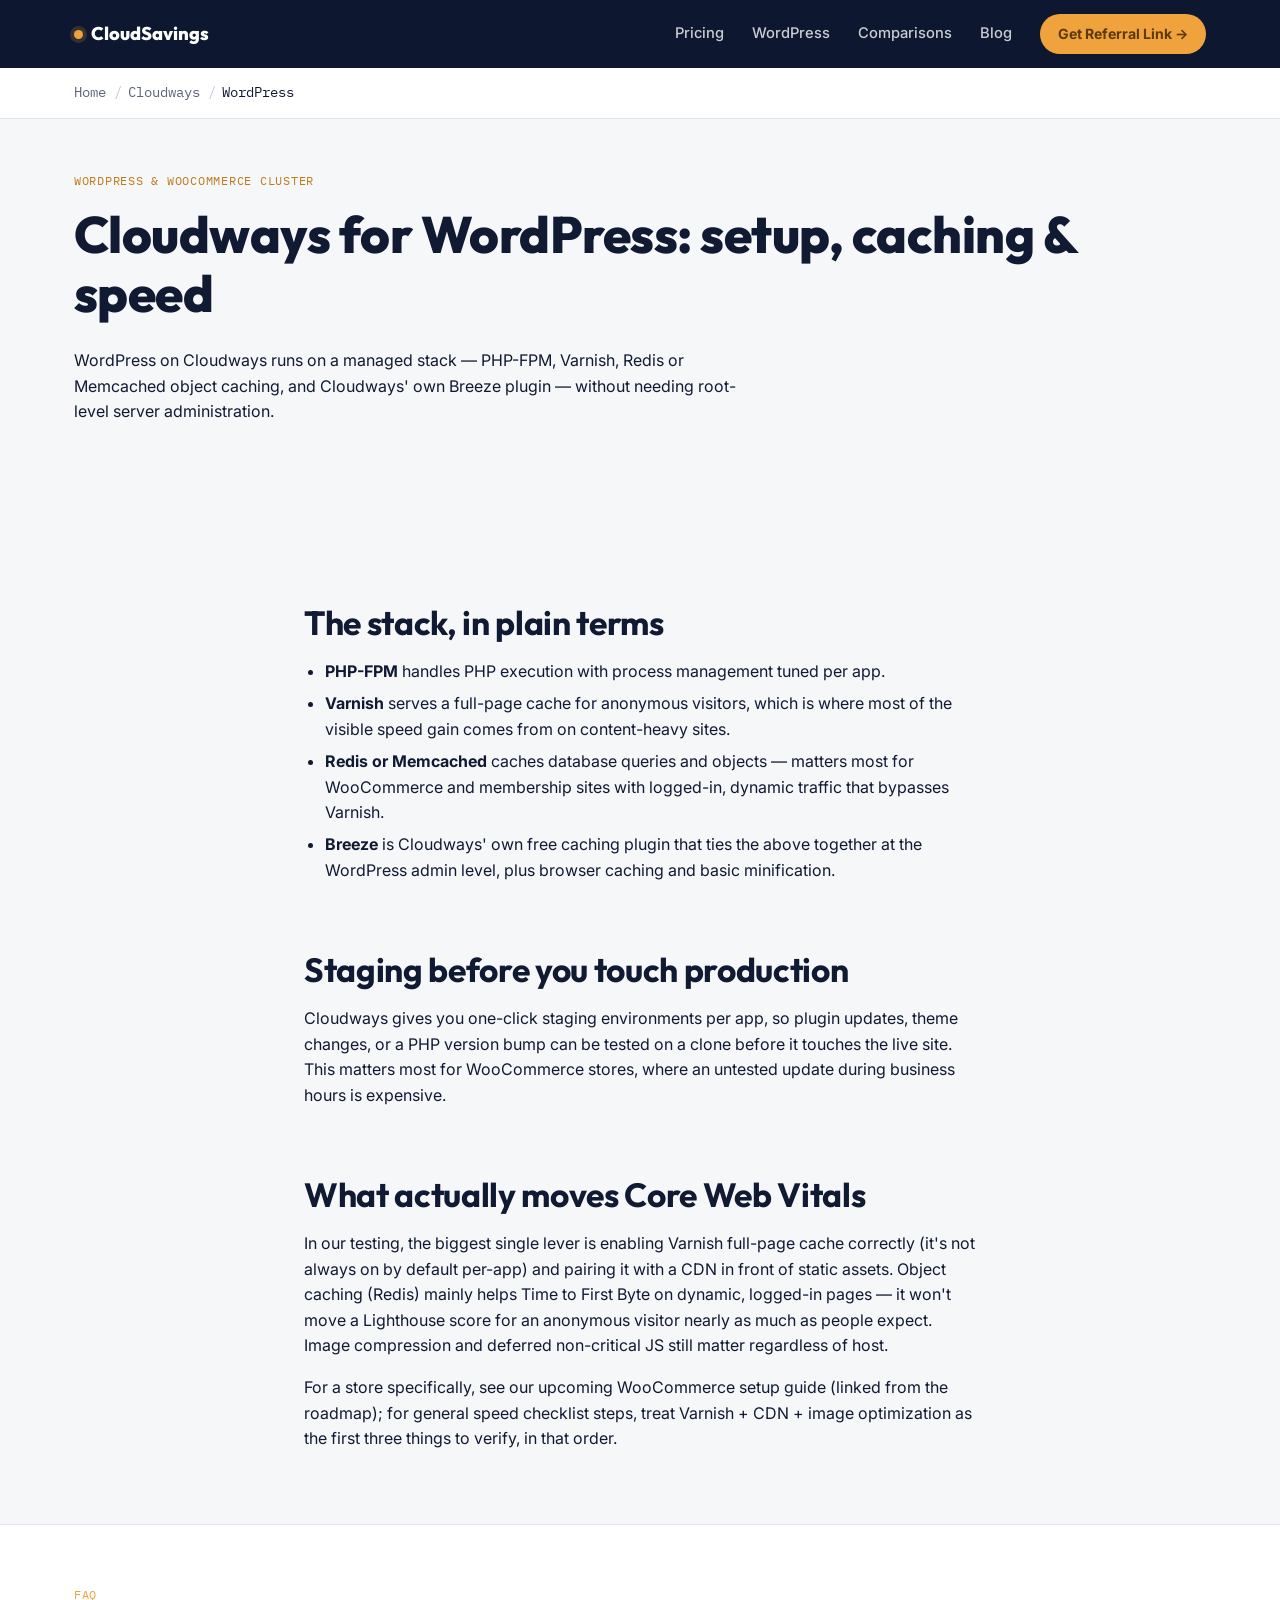
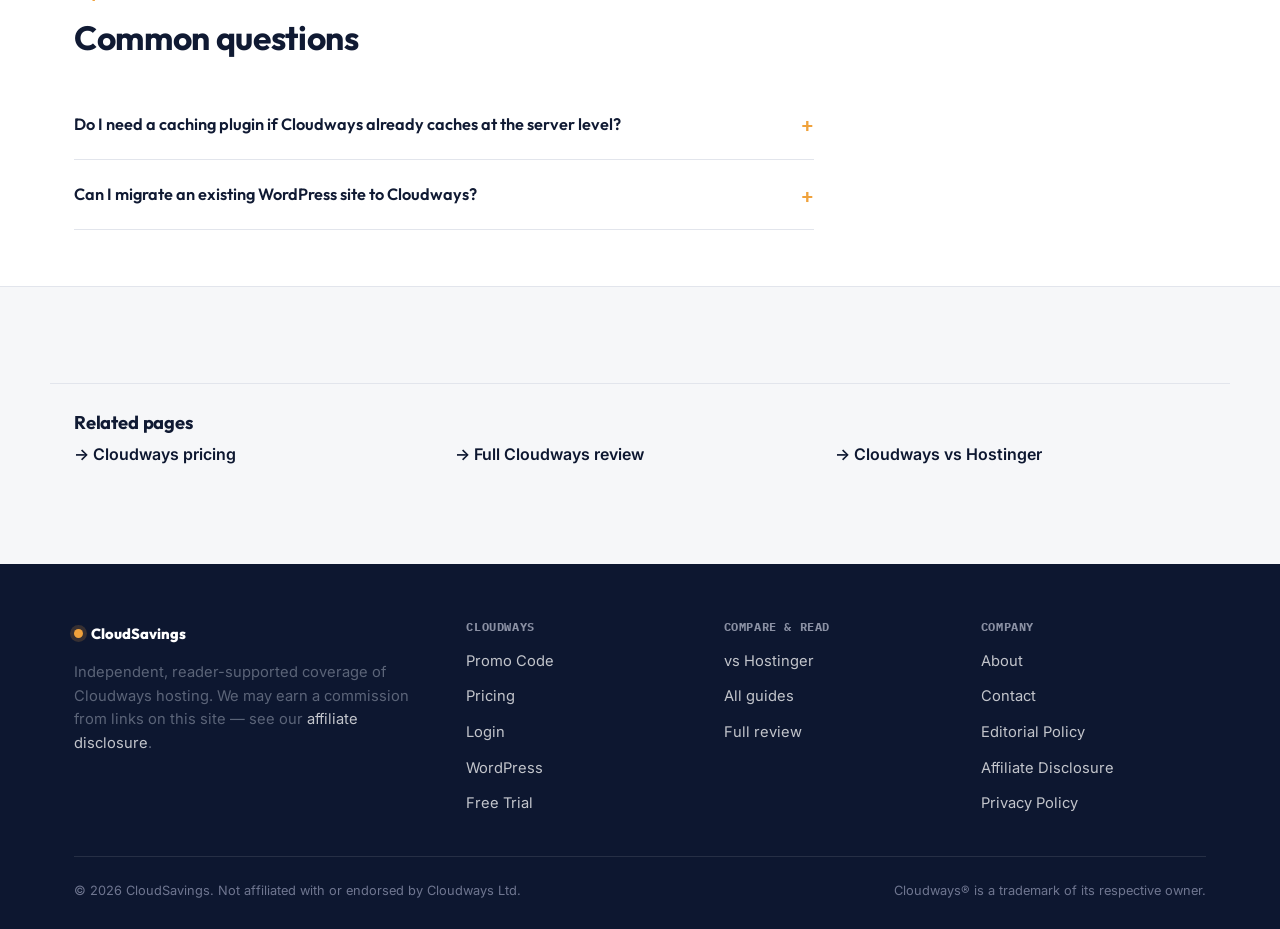
<file: cloudways/wordpress/index.html>
<!DOCTYPE html>
<html lang="en">
<head>
<meta charset="UTF-8">
<meta name="viewport" content="width=device-width, initial-scale=1.0">
<meta name="google-site-verification" content="FEpn2wCnyc4aukhPVUzbwgWCq9rhpfEIRD--1cXSdJs" />
<title>Cloudways for WordPress: Setup, Caching & Speed (2026) | CloudSavings</title>
<meta name="description" content="How WordPress runs on Cloudways: server stack choices, Breeze cache settings, staging, and what actually moves Core Web Vitals.">
<link rel="canonical" href="https://www.cloudwys.musetrend.com/cloudways/wordpress/">
<link rel="alternate" hreflang="en-us" href="https://www.cloudwys.musetrend.com/cloudways/wordpress/">
<link rel="alternate" hreflang="en-gb" href="https://www.cloudwys.musetrend.com/cloudways/wordpress/">
<link rel="alternate" hreflang="en-ca" href="https://www.cloudwys.musetrend.com/cloudways/wordpress/">
<link rel="alternate" hreflang="en-au" href="https://www.cloudwys.musetrend.com/cloudways/wordpress/">
<link rel="alternate" hreflang="en-ie" href="https://www.cloudwys.musetrend.com/cloudways/wordpress/">
<link rel="alternate" hreflang="en-za" href="https://www.cloudwys.musetrend.com/cloudways/wordpress/">
<link rel="alternate" hreflang="x-default" href="https://www.cloudwys.musetrend.com/cloudways/wordpress/">
<meta property="og:type" content="website">
<meta property="og:title" content="Cloudways for WordPress: Setup, Caching & Speed (2026) | CloudSavings">
<meta property="og:description" content="How WordPress runs on Cloudways: server stack choices, Breeze cache settings, staging, and what actually moves Core Web Vitals.">
<meta property="og:url" content="https://www.cloudwys.musetrend.com/cloudways/wordpress/">
<meta name="twitter:card" content="summary_large_image">
<link rel="icon" href="/assets/img/favicon.svg" type="image/svg+xml">
<link rel="manifest" href="/manifest.json">
<link rel="stylesheet" href="/assets/css/style.css">
<link rel="preconnect" href="https://fonts.googleapis.com">
<link rel="preconnect" href="https://fonts.gstatic.com" crossorigin>
<link rel="preload" as="style" href="https://fonts.googleapis.com/css2?family=Outfit:wght@600;700;800&family=Inter:wght@400;500;600;700&family=IBM+Plex+Mono:wght@400;600&display=swap" onload="this.onload=null;this.rel='stylesheet'">
<noscript><link rel="stylesheet" href="https://fonts.googleapis.com/css2?family=Outfit:wght@600;700;800&family=Inter:wght@400;500;600;700&family=IBM+Plex+Mono:wght@400;600&display=swap"></noscript>
</head>
<body>
<a class="skip-link" href="#main">Skip to content</a>

<header class="site-header">
  <div class="container">
    <a class="logo" href="/"><span class="dot"></span>CloudSavings</a>
    <nav class="primary-nav" aria-label="Primary">
      <a href="/cloudways/pricing/">Pricing</a>
      <a href="/cloudways/wordpress/" aria-current="page">WordPress</a>
      <a href="/cloudways/vs-hostinger/">Comparisons</a>
      <a href="/blog/">Blog</a>
      <a class="nav-cta" href="https://www.cloudways.com/en/?id=2192727" rel="sponsored noopener" target="_blank">Get Referral Link &rarr;</a>
    </nav>
    <button class="nav-toggle" aria-expanded="false" aria-controls="mobile-menu">Menu</button>
  </div>
  <nav class="mobile-nav" id="mobile-menu" aria-label="Mobile">
    <a href="/cloudways/promo-code/">Promo Code</a>
    <a href="/cloudways/pricing/">Pricing</a>
    <a href="/cloudways/wordpress/">WordPress</a>
    <a href="/cloudways/vs-hostinger/">Vs Hostinger</a>
    <a href="/cloudways/free-trial/">Free Trial</a>
    <a href="/blog/">Blog</a>
    <a href="/about/">About</a>
  </nav>
</header>
<nav class="breadcrumbs" aria-label="Breadcrumb">
  <div class="container">
    <ol>
        <li><a href="/">Home</a></li>
        <li><a href="/cloudways/pricing/">Cloudways</a></li>
        <li aria-current="page">WordPress</li>
    </ol>
  </div>
</nav>
<script type="application/ld+json">
{
  "@context": "https://schema.org",
  "@type": "BreadcrumbList",
  "itemListElement": [
    {
      "@type": "ListItem",
      "position": 1,
      "name": "Home",
      "item": "https://www.cloudwys.musetrend.com/"
    },
    {
      "@type": "ListItem",
      "position": 2,
      "name": "Cloudways",
      "item": "https://www.cloudwys.musetrend.com/cloudways/pricing/"
    },
    {
      "@type": "ListItem",
      "position": 3,
      "name": "WordPress"
    }
  ]
}
</script>

<main id="main">
  <section class="page-hero">
    <div class="container">
      <span class="eyebrow">WordPress &amp; WooCommerce cluster</span>
      <h1>Cloudways for WordPress: setup, caching &amp; speed</h1>
      <p class="lede">WordPress on Cloudways runs on a managed stack &mdash; PHP-FPM, Varnish, Redis or Memcached object caching, and Cloudways' own Breeze plugin &mdash; without needing root-level server administration.</p>
    </div>
  </section>

  <section>
    <div class="container prose">
      <h2>The stack, in plain terms</h2>
      <ul>
        <li><strong>PHP-FPM</strong> handles PHP execution with process management tuned per app.</li>
        <li><strong>Varnish</strong> serves a full-page cache for anonymous visitors, which is where most of the visible speed gain comes from on content-heavy sites.</li>
        <li><strong>Redis or Memcached</strong> caches database queries and objects &mdash; matters most for WooCommerce and membership sites with logged-in, dynamic traffic that bypasses Varnish.</li>
        <li><strong>Breeze</strong> is Cloudways' own free caching plugin that ties the above together at the WordPress admin level, plus browser caching and basic minification.</li>
      </ul>
      <h2>Staging before you touch production</h2>
      <p>Cloudways gives you one-click staging environments per app, so plugin updates, theme changes, or a PHP version bump can be tested on a clone before it touches the live site. This matters most for WooCommerce stores, where an untested update during business hours is expensive.</p>
      <h2>What actually moves Core Web Vitals</h2>
      <p>In our testing, the biggest single lever is enabling Varnish full-page cache correctly (it's not always on by default per-app) and pairing it with a CDN in front of static assets. Object caching (Redis) mainly helps Time to First Byte on dynamic, logged-in pages &mdash; it won't move a Lighthouse score for an anonymous visitor nearly as much as people expect. Image compression and deferred non-critical JS still matter regardless of host.</p>
      <p>For a store specifically, see our upcoming WooCommerce setup guide (linked from the roadmap); for general speed checklist steps, treat Varnish + CDN + image optimization as the first three things to verify, in that order.</p>
    </div>
  </section>

  <section class="alt">
    <div class="container">
      <div class="section-head">
        <span class="eyebrow">FAQ</span>
        <h2>Common questions</h2>
      </div>
      <div class="faq">
        <details>
          <summary>Do I need a caching plugin if Cloudways already caches at the server level?</summary>
          <p class="faq-a">Breeze is still worth installing because it controls settings (like exclusion rules for cart/checkout pages on WooCommerce) that the server-level cache can't infer on its own. Server caching and Breeze work together, not as alternatives.</p>
        </details>
        <details>
          <summary>Can I migrate an existing WordPress site to Cloudways?</summary>
          <p class="faq-a">Yes, via Cloudways' own migrator plugin or a manual database/files transfer. Test on a staging app first rather than pointing DNS before you've verified the migrated site.</p>
        </details>
      </div>
    </div>
  </section>

  <section>
    <div class="container related">
      <h3>Related pages</h3>
      <ul class="grid grid-3" style="list-style:none;padding:0;">
        <li><a href="/cloudways/pricing/">&rarr; Cloudways pricing</a></li>
        <li><a href="/blog/cloudways-review/">&rarr; Full Cloudways review</a></li>
        <li><a href="/cloudways/vs-hostinger/">&rarr; Cloudways vs Hostinger</a></li>
      </ul>
    </div>
  </section>
</main>
<footer class="site-footer">
  <div class="container">
    <div class="footer-grid">
      <div>
        <a class="logo" href="/"><span class="dot"></span>CloudSavings</a>
        <p class="small" style="margin-top:12px; max-width:38ch;">Independent, reader-supported coverage of Cloudways hosting. We may earn a commission from links on this site &mdash; see our <a href="/affiliate-disclosure/">affiliate disclosure</a>.</p>
      </div>
      <div>
        <h4>Cloudways</h4>
        <ul>
          <li><a href="/cloudways/promo-code/">Promo Code</a></li>
          <li><a href="/cloudways/pricing/">Pricing</a></li>
          <li><a href="/cloudways/login/">Login</a></li>
          <li><a href="/cloudways/wordpress/">WordPress</a></li>
          <li><a href="/cloudways/free-trial/">Free Trial</a></li>
        </ul>
      </div>
      <div>
        <h4>Compare &amp; Read</h4>
        <ul>
          <li><a href="/cloudways/vs-hostinger/">vs Hostinger</a></li>
          <li><a href="/blog/">All guides</a></li>
          <li><a href="/blog/cloudways-review/">Full review</a></li>
        </ul>
      </div>
      <div>
        <h4>Company</h4>
        <ul>
          <li><a href="/about/">About</a></li>
          <li><a href="/contact/">Contact</a></li>
          <li><a href="/editorial-policy/">Editorial Policy</a></li>
          <li><a href="/affiliate-disclosure/">Affiliate Disclosure</a></li>
          <li><a href="/privacy-policy/">Privacy Policy</a></li>
        </ul>
      </div>
    </div>
    <div class="footer-bottom">
      <span>&copy; 2026 CloudSavings. Not affiliated with or endorsed by Cloudways Ltd.</span>
      <span>Cloudways&reg; is a trademark of its respective owner.</span>
    </div>
  </div>
</footer>

<script src="/assets/js/main.js"></script>
</body>
</html>
</file>
<file: assets/css/style.css>
/* ============================================================
   CloudSavings — Design System
   Display: Outfit | Body: Inter | Mono: IBM Plex Mono
   ============================================================ */

:root {
  --navy: #0d1730;
  --navy-2: #16234a;
  --bg: #f6f7f9;
  --paper: #ffffff;
  --ink: #101a33;
  --muted: #5b6478;
  --line: #e2e5ec;
  --line-dark: #29365c;
  --amber: #f0a23c;
  --amber-ink: #5c3a06;
  --green: #35d19b;
  --red: #e8604c;
  --radius: 10px;
  --radius-lg: 16px;
  --shadow: 0 1px 2px rgba(16, 26, 51, 0.06), 0 8px 24px -12px rgba(16, 26, 51, 0.12);
  --container: 1180px;
  --font-display: 'Outfit', system-ui, -apple-system, sans-serif;
  --font-body: 'Inter', system-ui, -apple-system, sans-serif;
  --font-mono: 'IBM Plex Mono', 'SF Mono', Menlo, monospace;
}

*, *::before, *::after { box-sizing: border-box; }
html { scroll-behavior: smooth; }
@media (prefers-reduced-motion: reduce) {
  html { scroll-behavior: auto; }
  *, *::before, *::after { animation-duration: 0.01ms !important; animation-iteration-count: 1 !important; transition-duration: 0.01ms !important; }
}

body {
  margin: 0;
  font-family: var(--font-body);
  background: var(--bg);
  color: var(--ink);
  line-height: 1.6;
  -webkit-font-smoothing: antialiased;
}

img { max-width: 100%; display: block; }
a { color: inherit; }

h1, h2, h3, h4 {
  font-family: var(--font-display);
  line-height: 1.15;
  margin: 0 0 0.5em;
  letter-spacing: -0.01em;
}
h1 { font-size: clamp(2.1rem, 4.5vw, 3.2rem); font-weight: 800; }
h2 { font-size: clamp(1.5rem, 3vw, 2.1rem); font-weight: 700; }
h3 { font-size: 1.15rem; font-weight: 700; }
p { margin: 0 0 1em; }
.small { font-size: 0.92rem; color: var(--muted); }
.mono { font-family: var(--font-mono); }

.container {
  max-width: var(--container);
  margin: 0 auto;
  padding: 0 24px;
}

.skip-link {
  position: absolute;
  left: -999px;
  top: 0;
  background: var(--amber);
  color: var(--amber-ink);
  padding: 10px 16px;
  z-index: 200;
  font-weight: 600;
  border-radius: 0 0 8px 0;
}
.skip-link:focus {
  left: 0;
}

:focus-visible {
  outline: 3px solid var(--amber);
  outline-offset: 2px;
}

/* ---------- Buttons ---------- */
.btn {
  display: inline-flex;
  align-items: center;
  gap: 8px;
  font-family: var(--font-body);
  font-weight: 600;
  font-size: 0.95rem;
  padding: 12px 22px;
  border-radius: 999px;
  text-decoration: none;
  border: 1.5px solid transparent;
  cursor: pointer;
  transition: transform 0.15s ease, box-shadow 0.15s ease, background 0.15s ease;
}
.btn:hover { transform: translateY(-1px); }
.btn-primary {
  background: var(--navy);
  color: #fff;
}
.btn-primary:hover { background: var(--navy-2); box-shadow: var(--shadow); }
.btn-ghost {
  background: transparent;
  color: var(--navy);
  border-color: var(--line-dark);
}
.btn-ghost:hover { border-color: var(--navy); }
.btn-amber {
  background: var(--amber);
  color: var(--amber-ink);
}
.btn-amber:hover { box-shadow: 0 8px 20px -8px rgba(240, 162, 60, 0.6); }
.btn-sm { padding: 8px 16px; font-size: 0.85rem; }

/* ---------- Header ---------- */
.site-header {
  background: var(--navy);
  color: #fff;
  position: sticky;
  top: 0;
  z-index: 100;
}
.site-header .container {
  display: flex;
  align-items: center;
  justify-content: space-between;
  height: 68px;
}
.logo {
  font-family: var(--font-display);
  font-weight: 800;
  font-size: 1.15rem;
  color: #fff;
  text-decoration: none;
  display: inline-flex;
  align-items: center;
  gap: 8px;
}
.logo .dot {
  width: 9px;
  height: 9px;
  border-radius: 50%;
  background: var(--amber);
  display: inline-block;
  box-shadow: 0 0 0 4px rgba(240, 162, 60, 0.18);
}
.primary-nav {
  display: flex;
  align-items: center;
  gap: 28px;
}
.primary-nav a:not(.nav-cta) {
  color: rgba(255,255,255,0.78);
  text-decoration: none;
  font-size: 0.92rem;
  font-weight: 500;
  transition: color 0.15s ease;
}
.primary-nav a:not(.nav-cta):hover { color: #fff; }
.nav-cta {
  background: var(--amber);
  color: var(--amber-ink);
  padding: 9px 18px;
  border-radius: 999px;
  text-decoration: none;
  font-weight: 700;
  font-size: 0.88rem;
}
.nav-toggle {
  display: none;
  background: transparent;
  border: 1px solid rgba(255,255,255,0.3);
  color: #fff;
  padding: 8px 14px;
  border-radius: 8px;
  font-family: var(--font-body);
  cursor: pointer;
}
.mobile-nav {
  display: none;
  flex-direction: column;
  background: var(--navy-2);
  padding: 8px 24px 20px;
}
.mobile-nav a {
  color: rgba(255,255,255,0.85);
  text-decoration: none;
  padding: 12px 0;
  border-bottom: 1px solid rgba(255,255,255,0.08);
  font-size: 0.95rem;
}
body.nav-open .mobile-nav { display: flex; }

@media (max-width: 860px) {
  .primary-nav { display: none; }
  .nav-toggle { display: inline-block; }
}

/* ---------- Breadcrumbs ---------- */
.breadcrumbs {
  background: var(--paper);
  border-bottom: 1px solid var(--line);
}
.breadcrumbs .container { padding-top: 14px; padding-bottom: 14px; }
.breadcrumbs ol {
  list-style: none;
  display: flex;
  flex-wrap: wrap;
  gap: 6px;
  margin: 0;
  padding: 0;
  font-size: 0.85rem;
  color: var(--muted);
  font-family: var(--font-mono);
}
.breadcrumbs a { color: var(--muted); text-decoration: none; }
.breadcrumbs a:hover { color: var(--navy); text-decoration: underline; }
.breadcrumbs li:not(:last-child)::after { content: "/"; margin-left: 8px; color: #c3c8d4; }
.breadcrumbs li[aria-current="page"] { color: var(--ink); }

/* ---------- Hero ---------- */
.hero {
  background: var(--navy);
  color: #fff;
  padding: 72px 0 64px;
  position: relative;
  overflow: hidden;
}
.hero::after {
  content: "";
  position: absolute;
  right: -120px;
  top: -120px;
  width: 380px;
  height: 380px;
  border-radius: 50%;
  background: radial-gradient(circle, rgba(240,162,60,0.16), transparent 70%);
}
.hero .container { position: relative; }
.eyebrow {
  font-family: var(--font-mono);
  font-size: 0.78rem;
  letter-spacing: 0.06em;
  text-transform: uppercase;
  color: var(--amber);
  display: inline-block;
  margin-bottom: 14px;
}
.hero h1 { color: #fff; max-width: 18ch; }
.hero .lede {
  max-width: 62ch;
  color: rgba(255,255,255,0.78);
  font-size: 1.08rem;
}
.hero-actions {
  display: flex;
  gap: 14px;
  flex-wrap: wrap;
  margin-top: 28px;
}
.hero .btn-ghost { color: #fff; border-color: rgba(255,255,255,0.3); }
.hero .btn-ghost:hover { border-color: #fff; }
.page-hero {
  padding: 48px 0 40px;
}
.page-hero .lede { max-width: 68ch; }

/* ---------- Sections ---------- */
section { padding: 56px 0; }
section.alt { background: var(--paper); border-top: 1px solid var(--line); border-bottom: 1px solid var(--line); }
.section-head { max-width: 62ch; margin-bottom: 32px; }
.section-head .eyebrow { color: var(--amber); }
section:not(.hero):not(.alt) .eyebrow { color: #c07a1a; }

/* ---------- Grid / Cards ---------- */
.grid { display: grid; gap: 20px; }
.grid-4 { grid-template-columns: repeat(4, 1fr); }
.grid-3 { grid-template-columns: repeat(3, 1fr); }
.grid-2 { grid-template-columns: repeat(2, 1fr); }
@media (max-width: 960px) { .grid-4 { grid-template-columns: repeat(2, 1fr); } .grid-3 { grid-template-columns: repeat(2, 1fr); } }
@media (max-width: 620px) { .grid-4, .grid-3, .grid-2 { grid-template-columns: 1fr; } }

.card {
  background: var(--paper);
  border: 1px solid var(--line);
  border-radius: var(--radius-lg);
  padding: 24px;
  transition: box-shadow 0.15s ease, transform 0.15s ease;
}
.card:hover { box-shadow: var(--shadow); transform: translateY(-2px); }
.card .num {
  font-family: var(--font-mono);
  font-size: 0.8rem;
  color: var(--amber);
  font-weight: 600;
  display: inline-block;
  margin-bottom: 10px;
}
.card .num.mono { color: #8a90a3; text-transform: uppercase; letter-spacing: 0.04em; }
.card h3 { margin-bottom: 8px; }
.card h3 a { text-decoration: none; color: var(--ink); }
.card h3 a:hover { color: var(--amber); }
.card > a:not(.btn) {
  font-size: 0.88rem;
  font-weight: 600;
  color: var(--navy);
  text-decoration: none;
  display: inline-block;
  margin-top: 6px;
}
.card > a:not(.btn):hover { text-decoration: underline; }

/* ---------- Console / terminal widget (signature element) ---------- */
.console {
  background: var(--navy);
  border-radius: var(--radius-lg);
  overflow: hidden;
  max-width: 620px;
  box-shadow: 0 20px 50px -20px rgba(13, 23, 48, 0.5);
}
.console-bar {
  background: var(--navy-2);
  padding: 12px 16px;
  display: flex;
  gap: 7px;
}
.console-bar span {
  width: 11px; height: 11px; border-radius: 50%;
  background: rgba(255,255,255,0.18);
}
.console-bar span:nth-child(1) { background: #e8604c; }
.console-bar span:nth-child(2) { background: var(--amber); }
.console-bar span:nth-child(3) { background: var(--green); }
.console-body { padding: 24px; }
.console-line {
  font-family: var(--font-mono);
  color: #8a90a3;
  font-size: 0.9rem;
  display: block;
  margin-bottom: 14px;
}
.console-line::before { content: "› "; color: var(--green); }
.console-code {
  display: flex;
  align-items: center;
  justify-content: space-between;
  background: rgba(255,255,255,0.05);
  border: 1px solid rgba(255,255,255,0.08);
  border-radius: 8px;
  padding: 14px 16px;
  margin-bottom: 14px;
}
.console-code strong {
  font-family: var(--font-mono);
  color: var(--green);
  font-size: 0.88rem;
  font-weight: 500;
}
.copy-btn {
  font-family: var(--font-mono);
  font-size: 0.72rem;
  letter-spacing: 0.04em;
  background: rgba(255,255,255,0.08);
  color: #fff;
  border: 1px solid rgba(255,255,255,0.15);
  padding: 6px 12px;
  border-radius: 6px;
  cursor: pointer;
  transition: background 0.15s ease;
}
.copy-btn:hover { background: rgba(255,255,255,0.16); }
.copy-btn.copied { background: var(--green); color: #06301f; border-color: var(--green); }
.console-note {
  font-size: 0.85rem;
  color: #a8adbd;
  margin-bottom: 18px;
}

/* ---------- CTA band ---------- */
.cta-band {
  background: linear-gradient(135deg, var(--navy), var(--navy-2));
  color: #fff;
  text-align: center;
  padding: 64px 0;
}
.cta-band h2 { color: #fff; }
.cta-band p { color: rgba(255,255,255,0.75); max-width: 50ch; margin-left: auto; margin-right: auto; }

/* ---------- Tables ---------- */
.table-wrap { overflow-x: auto; margin: 24px 0; border-radius: var(--radius-lg); border: 1px solid var(--line); }
table {
  width: 100%;
  border-collapse: collapse;
  background: var(--paper);
  font-size: 0.92rem;
}
th, td {
  padding: 14px 16px;
  text-align: left;
  border-bottom: 1px solid var(--line);
}
thead th {
  background: var(--navy);
  color: #fff;
  font-family: var(--font-display);
  font-weight: 600;
  font-size: 0.86rem;
}
tbody tr:last-child td { border-bottom: none; }
tbody tr:hover { background: #fafbfc; }
td.mono, th.mono { font-family: var(--font-mono); }
.tag {
  display: inline-block;
  font-family: var(--font-mono);
  font-size: 0.72rem;
  padding: 3px 9px;
  border-radius: 999px;
  background: rgba(240,162,60,0.15);
  color: #a3630f;
  font-weight: 600;
}
.tag.green { background: rgba(53,209,155,0.15); color: #0d7a58; }

/* ---------- FAQ / details ---------- */
.faq { max-width: 74ch; }
.faq details {
  border-bottom: 1px solid var(--line);
  padding: 18px 0;
}
.faq summary {
  font-family: var(--font-display);
  font-weight: 600;
  font-size: 1.02rem;
  cursor: pointer;
  list-style: none;
  display: flex;
  justify-content: space-between;
  align-items: center;
  gap: 16px;
}
.faq summary::-webkit-details-marker { display: none; }
.faq summary::after {
  content: "+";
  font-family: var(--font-mono);
  font-size: 1.3rem;
  color: var(--amber);
  flex-shrink: 0;
  transition: transform 0.15s ease;
}
.faq details[open] summary::after { transform: rotate(45deg); }
.faq .faq-a { margin-top: 12px; color: var(--muted); }

/* ---------- Callouts ---------- */
.callout {
  border-left: 3px solid var(--amber);
  background: #fff8ec;
  padding: 18px 20px;
  border-radius: 0 var(--radius) var(--radius) 0;
  margin: 24px 0;
}
.callout p:last-child { margin-bottom: 0; }
.callout.muted { border-left-color: var(--line-dark); background: var(--paper); border: 1px solid var(--line); border-left: 3px solid var(--line-dark); }

/* ---------- Prose (article/page bodies) ---------- */
.prose { max-width: 72ch; }
.prose h2 { margin-top: 2em; }
.prose h3 { margin-top: 1.6em; }
.prose ul, .prose ol { padding-left: 1.3em; }
.prose li { margin-bottom: 0.4em; }
.prose a { color: var(--navy); text-decoration-color: #c3c8d4; text-underline-offset: 3px; }
.prose a:hover { text-decoration-color: var(--navy); }

/* ---------- Related links ---------- */
.related {
  border-top: 1px solid var(--line);
  padding-top: 28px;
  margin-top: 40px;
}
.related ul { list-style: none; padding: 0; margin: 0; display: grid; gap: 10px; }
.related a {
  text-decoration: none;
  font-weight: 600;
  color: var(--navy);
  display: inline-flex;
  align-items: center;
  gap: 6px;
}
.related a:hover { color: var(--amber); }

/* ---------- Footer ---------- */
.site-footer {
  background: var(--navy);
  color: rgba(255,255,255,0.7);
  padding: 56px 0 28px;
  margin-top: 40px;
}
.site-footer .logo { color: #fff; margin-bottom: 4px; }
.footer-grid {
  display: grid;
  grid-template-columns: 1.6fr 1fr 1fr 1fr;
  gap: 32px;
  padding-bottom: 40px;
  border-bottom: 1px solid rgba(255,255,255,0.1);
}
@media (max-width: 760px) { .footer-grid { grid-template-columns: 1fr 1fr; } }
.footer-grid h4 {
  font-family: var(--font-mono);
  text-transform: uppercase;
  letter-spacing: 0.05em;
  font-size: 0.76rem;
  color: #8a90a3;
  margin-bottom: 14px;
}
.footer-grid ul { list-style: none; padding: 0; margin: 0; display: grid; gap: 10px; }
.footer-grid a { color: rgba(255,255,255,0.75); text-decoration: none; font-size: 0.92rem; }
.footer-grid a:hover { color: #fff; }
.footer-bottom {
  display: flex;
  justify-content: space-between;
  flex-wrap: wrap;
  gap: 8px;
  padding-top: 24px;
  font-size: 0.8rem;
  color: #6f7690;
}

/* ---------- Author / E-E-A-T box ---------- */
.author-box {
  display: flex;
  gap: 16px;
  align-items: flex-start;
  background: var(--paper);
  border: 1px solid var(--line);
  border-radius: var(--radius-lg);
  padding: 20px;
  margin: 24px 0;
}
.author-avatar {
  width: 48px; height: 48px; border-radius: 50%;
  background: var(--navy);
  color: var(--amber);
  display: flex; align-items: center; justify-content: center;
  font-family: var(--font-mono); font-weight: 700; flex-shrink: 0;
}
.author-box .name { font-weight: 700; margin-bottom: 2px; }
.author-box .role { font-size: 0.85rem; color: var(--muted); margin-bottom: 6px; }

/* ---------- Utility ---------- */
.stack { display: grid; gap: 16px; }
.center { text-align: center; }
</file>
